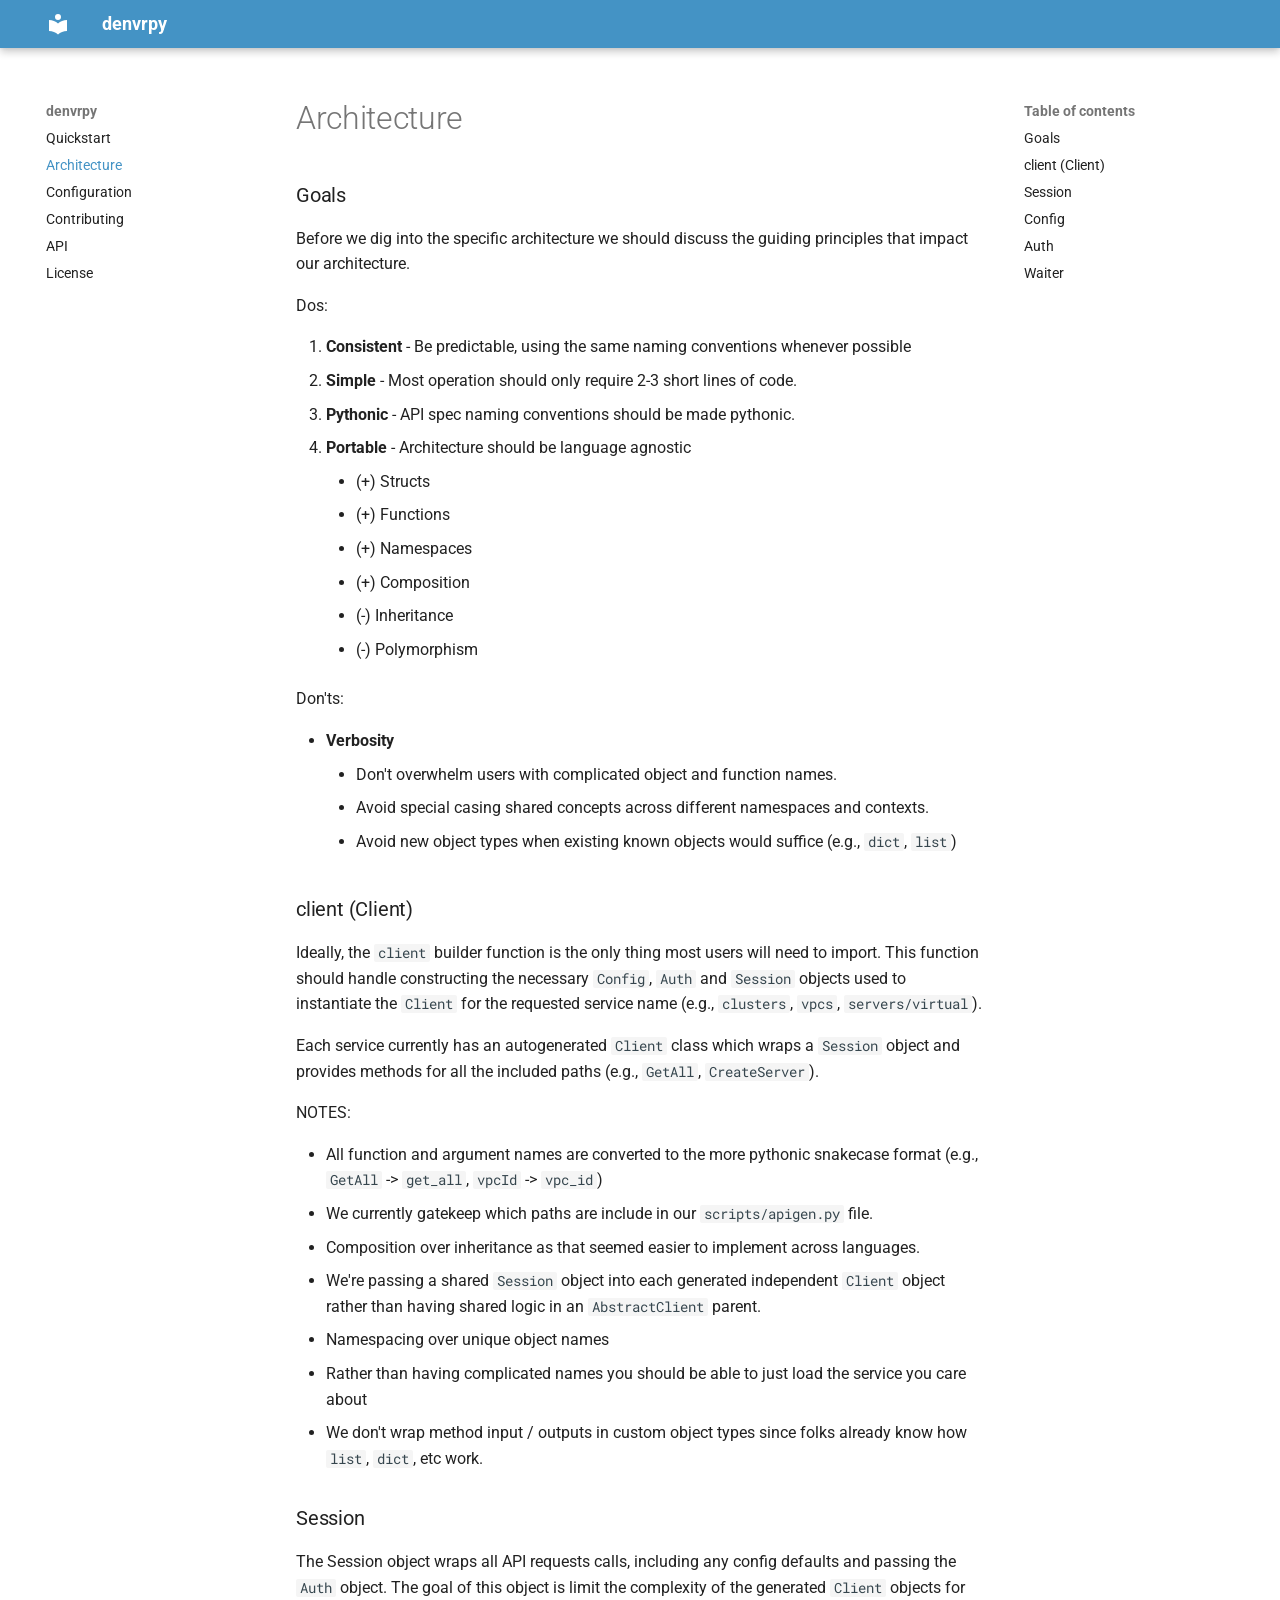
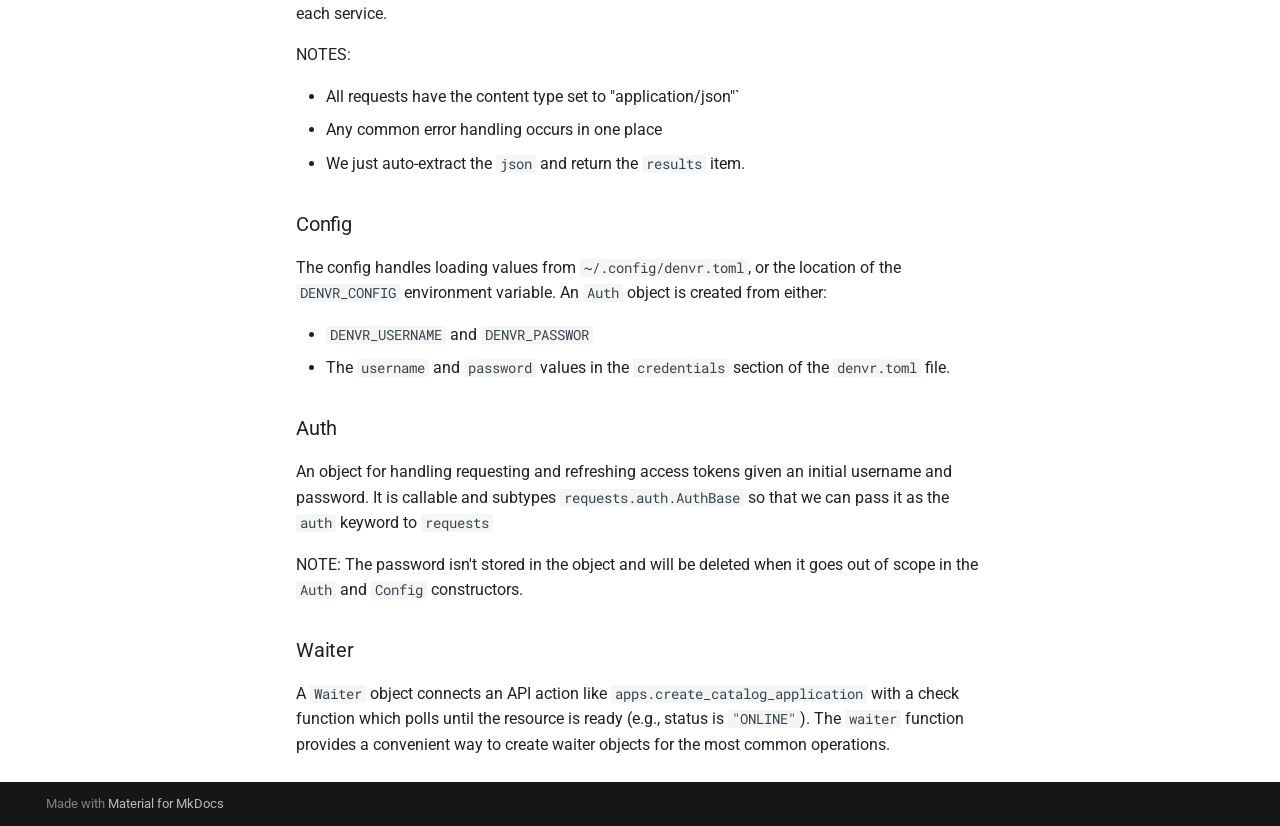
<file: architecture/index.html>
<!doctype html>
<html lang="en" class="no-js">
  <head>
    
      <meta charset="utf-8">
      <meta name="viewport" content="width=device-width,initial-scale=1">
      
      
      
      
        <link rel="prev" href="..">
      
      
        <link rel="next" href="../configuration/">
      
      
        
      
      
      <link rel="icon" href="../assets/images/favicon.png">
      <meta name="generator" content="mkdocs-1.6.1, mkdocs-material-9.7.7">
    
    
      
        <title>Architecture - denvrpy</title>
      
    
    
      <link rel="stylesheet" href="../assets/stylesheets/main.ec1eaa64.min.css">
      
        
        <link rel="stylesheet" href="../assets/stylesheets/palette.ab4e12ef.min.css">
      
      


    
    
      
    
    
      
        
        
        <link rel="preconnect" href="https://fonts.gstatic.com" crossorigin>
        <link rel="stylesheet" href="https://fonts.googleapis.com/css?family=Roboto:300,300i,400,400i,700,700i%7CRoboto+Mono:400,400i,700,700i&display=fallback">
        <style>:root{--md-text-font:"Roboto";--md-code-font:"Roboto Mono"}</style>
      
    
    
      <link rel="stylesheet" href="../assets/_mkdocstrings.css">
    
      <link rel="stylesheet" href="../stylesheets/extra.css">
    
    <script>__md_scope=new URL("..",location),__md_hash=e=>[...e].reduce(((e,_)=>(e<<5)-e+_.charCodeAt(0)),0),__md_get=(e,_=localStorage,t=__md_scope)=>JSON.parse(_.getItem(t.pathname+"."+e)),__md_set=(e,_,t=localStorage,a=__md_scope)=>{try{t.setItem(a.pathname+"."+e,JSON.stringify(_))}catch(e){}}</script>
    
      

    
    
  </head>
  
  
    
    
    
    
    
    <body dir="ltr" data-md-color-scheme="default" data-md-color-primary="custom" data-md-color-accent="indigo">
  
    
    <input class="md-toggle" data-md-toggle="drawer" type="checkbox" id="__drawer" autocomplete="off">
    <input class="md-toggle" data-md-toggle="search" type="checkbox" id="__search" autocomplete="off">
    <label class="md-overlay" for="__drawer"></label>
    <div data-md-component="skip">
      
        
        <a href="#architecture" class="md-skip">
          Skip to content
        </a>
      
    </div>
    <div data-md-component="announce">
      
    </div>
    
    
      

  

<header class="md-header md-header--shadow" data-md-component="header">
  <nav class="md-header__inner md-grid" aria-label="Header">
    <a href=".." title="denvrpy" class="md-header__button md-logo" aria-label="denvrpy" data-md-component="logo">
      
  
  <svg xmlns="http://www.w3.org/2000/svg" viewBox="0 0 24 24"><path d="M12 8a3 3 0 0 0 3-3 3 3 0 0 0-3-3 3 3 0 0 0-3 3 3 3 0 0 0 3 3m0 3.54C9.64 9.35 6.5 8 3 8v11c3.5 0 6.64 1.35 9 3.54 2.36-2.19 5.5-3.54 9-3.54V8c-3.5 0-6.64 1.35-9 3.54"/></svg>

    </a>
    <label class="md-header__button md-icon" for="__drawer">
      
      <svg xmlns="http://www.w3.org/2000/svg" viewBox="0 0 24 24"><path d="M3 6h18v2H3zm0 5h18v2H3zm0 5h18v2H3z"/></svg>
    </label>
    <div class="md-header__title" data-md-component="header-title">
      <div class="md-header__ellipsis">
        <div class="md-header__topic">
          <span class="md-ellipsis">
            denvrpy
          </span>
        </div>
        <div class="md-header__topic" data-md-component="header-topic">
          <span class="md-ellipsis">
            
              Architecture
            
          </span>
        </div>
      </div>
    </div>
    
      
    
    
    
    
    
  </nav>
  
</header>
    
    <div class="md-container" data-md-component="container">
      
      
        
          
        
      
      <main class="md-main" data-md-component="main">
        <div class="md-main__inner md-grid">
          
            
              
              <div class="md-sidebar md-sidebar--primary" data-md-component="sidebar" data-md-type="navigation" >
                <div class="md-sidebar__scrollwrap">
                  <div class="md-sidebar__inner">
                    



<nav class="md-nav md-nav--primary" aria-label="Navigation" data-md-level="0">
  <label class="md-nav__title" for="__drawer">
    <a href=".." title="denvrpy" class="md-nav__button md-logo" aria-label="denvrpy" data-md-component="logo">
      
  
  <svg xmlns="http://www.w3.org/2000/svg" viewBox="0 0 24 24"><path d="M12 8a3 3 0 0 0 3-3 3 3 0 0 0-3-3 3 3 0 0 0-3 3 3 3 0 0 0 3 3m0 3.54C9.64 9.35 6.5 8 3 8v11c3.5 0 6.64 1.35 9 3.54 2.36-2.19 5.5-3.54 9-3.54V8c-3.5 0-6.64 1.35-9 3.54"/></svg>

    </a>
    denvrpy
  </label>
  
  <ul class="md-nav__list" data-md-scrollfix>
    
      
      
  
  
  
  
    <li class="md-nav__item">
      <a href=".." class="md-nav__link">
        
  
  
  <span class="md-ellipsis">
    
  
    Quickstart
  

    
  </span>
  
  

      </a>
    </li>
  

    
      
      
  
  
    
  
  
  
    <li class="md-nav__item md-nav__item--active">
      
      <input class="md-nav__toggle md-toggle" type="checkbox" id="__toc">
      
      
        
      
      
        <label class="md-nav__link md-nav__link--active" for="__toc">
          
  
  
  <span class="md-ellipsis">
    
  
    Architecture
  

    
  </span>
  
  

          <span class="md-nav__icon md-icon"></span>
        </label>
      
      <a href="./" class="md-nav__link md-nav__link--active">
        
  
  
  <span class="md-ellipsis">
    
  
    Architecture
  

    
  </span>
  
  

      </a>
      
        

<nav class="md-nav md-nav--secondary" aria-label="Table of contents">
  
  
  
    
  
  
    <label class="md-nav__title" for="__toc">
      <span class="md-nav__icon md-icon"></span>
      Table of contents
    </label>
    <ul class="md-nav__list" data-md-component="toc" data-md-scrollfix>
      
        <li class="md-nav__item">
  <a href="#goals" class="md-nav__link">
    <span class="md-ellipsis">
      
        Goals
      
    </span>
  </a>
  
</li>
      
        <li class="md-nav__item">
  <a href="#client-client" class="md-nav__link">
    <span class="md-ellipsis">
      
        client (Client)
      
    </span>
  </a>
  
</li>
      
        <li class="md-nav__item">
  <a href="#session" class="md-nav__link">
    <span class="md-ellipsis">
      
        Session
      
    </span>
  </a>
  
</li>
      
        <li class="md-nav__item">
  <a href="#config" class="md-nav__link">
    <span class="md-ellipsis">
      
        Config
      
    </span>
  </a>
  
</li>
      
        <li class="md-nav__item">
  <a href="#auth" class="md-nav__link">
    <span class="md-ellipsis">
      
        Auth
      
    </span>
  </a>
  
</li>
      
        <li class="md-nav__item">
  <a href="#waiter" class="md-nav__link">
    <span class="md-ellipsis">
      
        Waiter
      
    </span>
  </a>
  
</li>
      
    </ul>
  
</nav>
      
    </li>
  

    
      
      
  
  
  
  
    <li class="md-nav__item">
      <a href="../configuration/" class="md-nav__link">
        
  
  
  <span class="md-ellipsis">
    
  
    Configuration
  

    
  </span>
  
  

      </a>
    </li>
  

    
      
      
  
  
  
  
    <li class="md-nav__item">
      <a href="../contributing/" class="md-nav__link">
        
  
  
  <span class="md-ellipsis">
    
  
    Contributing
  

    
  </span>
  
  

      </a>
    </li>
  

    
      
      
  
  
  
  
    <li class="md-nav__item">
      <a href="../api/" class="md-nav__link">
        
  
  
  <span class="md-ellipsis">
    
  
    API
  

    
  </span>
  
  

      </a>
    </li>
  

    
      
      
  
  
  
  
    <li class="md-nav__item">
      <a href="../license/" class="md-nav__link">
        
  
  
  <span class="md-ellipsis">
    
  
    License
  

    
  </span>
  
  

      </a>
    </li>
  

    
  </ul>
</nav>
                  </div>
                </div>
              </div>
            
            
              
              <div class="md-sidebar md-sidebar--secondary" data-md-component="sidebar" data-md-type="toc" >
                <div class="md-sidebar__scrollwrap">
                  <div class="md-sidebar__inner">
                    

<nav class="md-nav md-nav--secondary" aria-label="Table of contents">
  
  
  
    
  
  
    <label class="md-nav__title" for="__toc">
      <span class="md-nav__icon md-icon"></span>
      Table of contents
    </label>
    <ul class="md-nav__list" data-md-component="toc" data-md-scrollfix>
      
        <li class="md-nav__item">
  <a href="#goals" class="md-nav__link">
    <span class="md-ellipsis">
      
        Goals
      
    </span>
  </a>
  
</li>
      
        <li class="md-nav__item">
  <a href="#client-client" class="md-nav__link">
    <span class="md-ellipsis">
      
        client (Client)
      
    </span>
  </a>
  
</li>
      
        <li class="md-nav__item">
  <a href="#session" class="md-nav__link">
    <span class="md-ellipsis">
      
        Session
      
    </span>
  </a>
  
</li>
      
        <li class="md-nav__item">
  <a href="#config" class="md-nav__link">
    <span class="md-ellipsis">
      
        Config
      
    </span>
  </a>
  
</li>
      
        <li class="md-nav__item">
  <a href="#auth" class="md-nav__link">
    <span class="md-ellipsis">
      
        Auth
      
    </span>
  </a>
  
</li>
      
        <li class="md-nav__item">
  <a href="#waiter" class="md-nav__link">
    <span class="md-ellipsis">
      
        Waiter
      
    </span>
  </a>
  
</li>
      
    </ul>
  
</nav>
                  </div>
                </div>
              </div>
            
          
          
            <div class="md-content" data-md-component="content">
              
              <article class="md-content__inner md-typeset">
                
                  



<h1 id="architecture">Architecture</h1>
<h3 id="goals">Goals</h3>
<p>Before we dig into the specific architecture we should discuss the guiding principles that impact our architecture.</p>
<p>Dos:</p>
<ol>
<li><strong>Consistent</strong> - Be predictable, using the same naming conventions  whenever possible</li>
<li><strong>Simple</strong> - Most operation should only require 2-3 short lines of code.</li>
<li><strong>Pythonic</strong> - API spec naming conventions should be made pythonic.</li>
<li><strong>Portable</strong> - Architecture should be language agnostic<ul>
<li>(+) Structs</li>
<li>(+) Functions</li>
<li>(+) Namespaces</li>
<li>(+) Composition</li>
<li>(-) Inheritance</li>
<li>(-) Polymorphism</li>
</ul>
</li>
</ol>
<p>Don'ts:</p>
<ul>
<li><strong>Verbosity</strong><ul>
<li>Don't overwhelm users with complicated object and function names.</li>
<li>Avoid special casing shared concepts across different namespaces and contexts.</li>
<li>Avoid new object types when existing known objects would suffice (e.g., <code>dict</code>, <code>list</code>)</li>
</ul>
</li>
</ul>
<h3 id="client-client">client (Client)</h3>
<p>Ideally, the <code>client</code> builder function is the only thing most users will need to import.
This function should handle constructing the necessary <code>Config</code>, <code>Auth</code> and <code>Session</code> objects used
to instantiate the <code>Client</code> for the requested service name (e.g., <code>clusters</code>, <code>vpcs</code>, <code>servers/virtual</code>).</p>
<p>Each service currently has an autogenerated <code>Client</code> class which wraps a <code>Session</code> object and provides methods for all the included paths (e.g., <code>GetAll</code>, <code>CreateServer</code>).</p>
<p>NOTES:</p>
<ul>
<li>All function and argument names are converted to the more pythonic snakecase format (e.g., <code>GetAll</code> -&gt; <code>get_all</code>, <code>vpcId</code> -&gt; <code>vpc_id</code>)</li>
<li>We currently gatekeep which paths are include in our <code>scripts/apigen.py</code> file.</li>
<li>Composition over inheritance as that seemed easier to implement across languages.</li>
<li>We're passing a shared <code>Session</code> object into each generated independent <code>Client</code> object rather than having shared logic in an <code>AbstractClient</code> parent.</li>
<li>Namespacing over unique object names</li>
<li>Rather than having complicated names you should be able to just load the service you care about</li>
<li>We don't wrap method input / outputs in custom object types since folks already know how <code>list</code>, <code>dict</code>, etc work.</li>
</ul>
<h3 id="session">Session</h3>
<p>The Session object wraps all API requests calls, including any config defaults and passing the <code>Auth</code> object.
The goal of this object is limit the complexity of the generated <code>Client</code> objects for each service.</p>
<p>NOTES:</p>
<ul>
<li>All requests have the content type set to "application/json"`</li>
<li>Any common error handling occurs in one place</li>
<li>We just auto-extract the <code>json</code> and return the <code>results</code> item.</li>
</ul>
<h3 id="config">Config</h3>
<p>The config handles loading values from <code>~/.config/denvr.toml</code>, or the location of the <code>DENVR_CONFIG</code> environment variable.
An <code>Auth</code> object is created from either:</p>
<ul>
<li><code>DENVR_USERNAME</code> and <code>DENVR_PASSWOR</code></li>
<li>The <code>username</code> and <code>password</code> values in the <code>credentials</code> section of the <code>denvr.toml</code> file.</li>
</ul>
<h3 id="auth">Auth</h3>
<p>An object for handling requesting and refreshing access tokens given an initial username and password.
It is callable and subtypes <code>requests.auth.AuthBase</code> so that we can pass it as the <code>auth</code> keyword to <code>requests</code></p>
<p>NOTE: The password isn't stored in the object and will be deleted when it goes out of scope in the <code>Auth</code> and <code>Config</code> constructors.</p>
<h3 id="waiter">Waiter</h3>
<p>A <code>Waiter</code> object connects an API action like <code>apps.create_catalog_application</code> with a check function which polls until the resource is ready (e.g., status is <code>"ONLINE"</code>).
The <code>waiter</code> function provides a convenient way to create waiter objects for the most common operations.</p>












                
              </article>
            </div>
          
          
<script>var target=document.getElementById(location.hash.slice(1));target&&target.name&&(target.checked=target.name.startsWith("__tabbed_"))</script>
        </div>
        
      </main>
      
        <footer class="md-footer">
  
  <div class="md-footer-meta md-typeset">
    <div class="md-footer-meta__inner md-grid">
      <div class="md-copyright">
  
  
    Made with
    <a href="https://squidfunk.github.io/mkdocs-material/" target="_blank" rel="noopener">
      Material for MkDocs
    </a>
  
</div>
      
    </div>
  </div>
</footer>
      
    </div>
    <div class="md-dialog" data-md-component="dialog">
      <div class="md-dialog__inner md-typeset"></div>
    </div>
    
    
    
      
      
      <script id="__config" type="application/json">{"annotate": null, "base": "..", "features": [], "search": "../assets/javascripts/workers/search.2c215733.min.js", "tags": null, "translations": {"clipboard.copied": "Copied to clipboard", "clipboard.copy": "Copy to clipboard", "search.result.more.one": "1 more on this page", "search.result.more.other": "# more on this page", "search.result.none": "No matching documents", "search.result.one": "1 matching document", "search.result.other": "# matching documents", "search.result.placeholder": "Type to start searching", "search.result.term.missing": "Missing", "select.version": "Select version"}, "version": null}</script>
    
    
      <script src="../assets/javascripts/bundle.d7400e89.min.js"></script>
      
    
  </body>
</html>
</file>
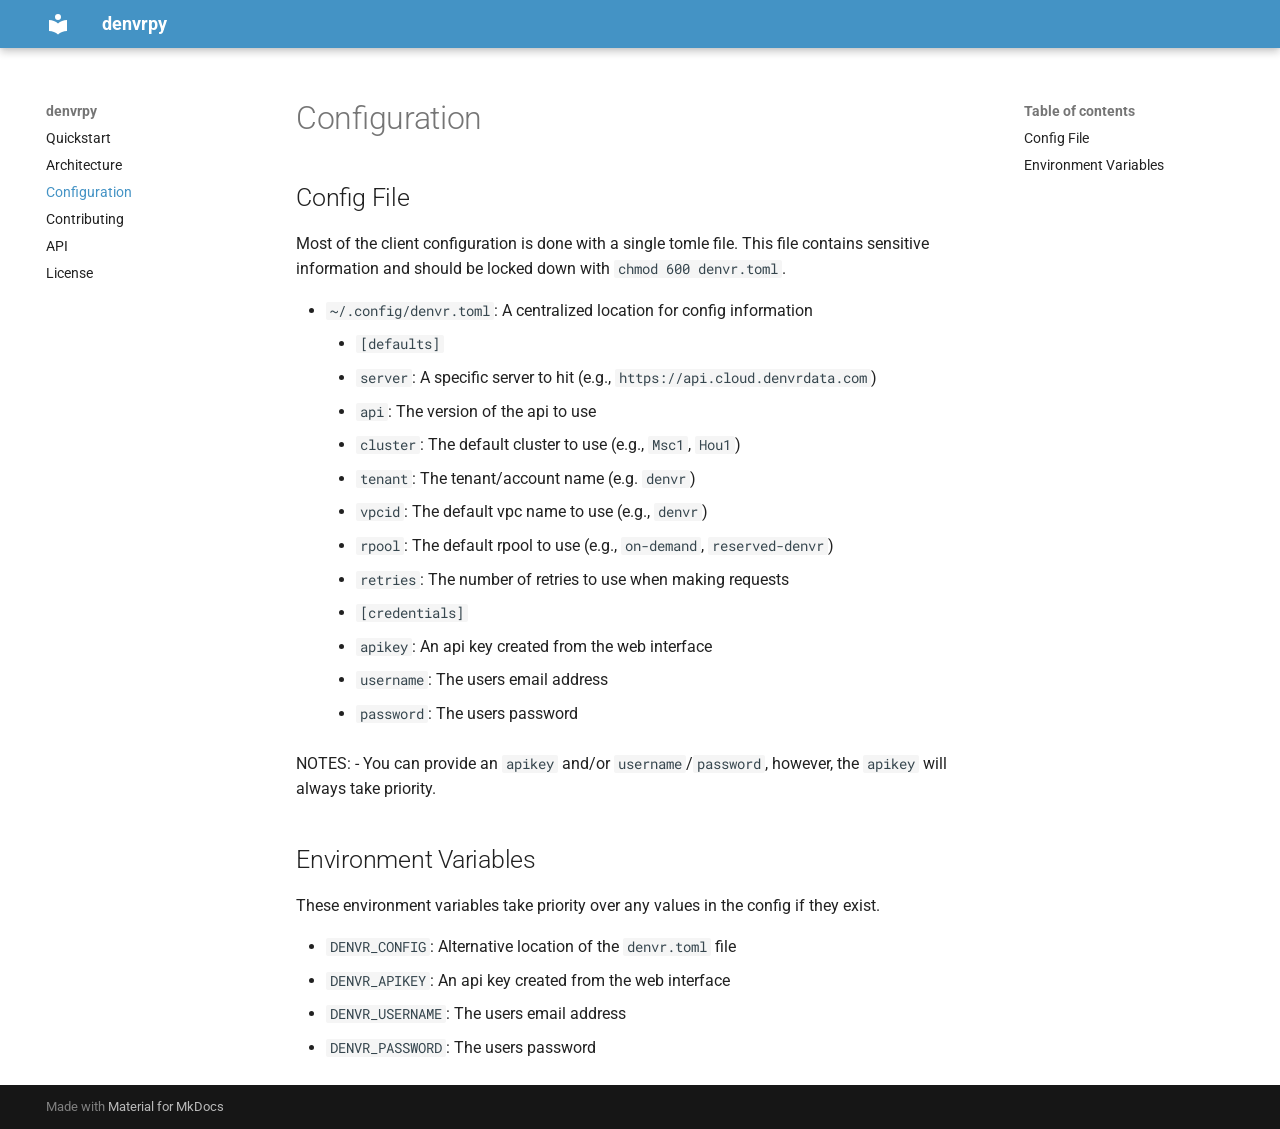
<file: configuration/index.html>
<!doctype html>
<html lang="en" class="no-js">
  <head>
    
      <meta charset="utf-8">
      <meta name="viewport" content="width=device-width,initial-scale=1">
      
      
      
      
        <link rel="prev" href="../architecture/">
      
      
        <link rel="next" href="../contributing/">
      
      
        
      
      
      <link rel="icon" href="../assets/images/favicon.png">
      <meta name="generator" content="mkdocs-1.6.1, mkdocs-material-9.7.7">
    
    
      
        <title>Configuration - denvrpy</title>
      
    
    
      <link rel="stylesheet" href="../assets/stylesheets/main.ec1eaa64.min.css">
      
        
        <link rel="stylesheet" href="../assets/stylesheets/palette.ab4e12ef.min.css">
      
      


    
    
      
    
    
      
        
        
        <link rel="preconnect" href="https://fonts.gstatic.com" crossorigin>
        <link rel="stylesheet" href="https://fonts.googleapis.com/css?family=Roboto:300,300i,400,400i,700,700i%7CRoboto+Mono:400,400i,700,700i&display=fallback">
        <style>:root{--md-text-font:"Roboto";--md-code-font:"Roboto Mono"}</style>
      
    
    
      <link rel="stylesheet" href="../assets/_mkdocstrings.css">
    
      <link rel="stylesheet" href="../stylesheets/extra.css">
    
    <script>__md_scope=new URL("..",location),__md_hash=e=>[...e].reduce(((e,_)=>(e<<5)-e+_.charCodeAt(0)),0),__md_get=(e,_=localStorage,t=__md_scope)=>JSON.parse(_.getItem(t.pathname+"."+e)),__md_set=(e,_,t=localStorage,a=__md_scope)=>{try{t.setItem(a.pathname+"."+e,JSON.stringify(_))}catch(e){}}</script>
    
      

    
    
  </head>
  
  
    
    
    
    
    
    <body dir="ltr" data-md-color-scheme="default" data-md-color-primary="custom" data-md-color-accent="indigo">
  
    
    <input class="md-toggle" data-md-toggle="drawer" type="checkbox" id="__drawer" autocomplete="off">
    <input class="md-toggle" data-md-toggle="search" type="checkbox" id="__search" autocomplete="off">
    <label class="md-overlay" for="__drawer"></label>
    <div data-md-component="skip">
      
        
        <a href="#configuration" class="md-skip">
          Skip to content
        </a>
      
    </div>
    <div data-md-component="announce">
      
    </div>
    
    
      

  

<header class="md-header md-header--shadow" data-md-component="header">
  <nav class="md-header__inner md-grid" aria-label="Header">
    <a href=".." title="denvrpy" class="md-header__button md-logo" aria-label="denvrpy" data-md-component="logo">
      
  
  <svg xmlns="http://www.w3.org/2000/svg" viewBox="0 0 24 24"><path d="M12 8a3 3 0 0 0 3-3 3 3 0 0 0-3-3 3 3 0 0 0-3 3 3 3 0 0 0 3 3m0 3.54C9.64 9.35 6.5 8 3 8v11c3.5 0 6.64 1.35 9 3.54 2.36-2.19 5.5-3.54 9-3.54V8c-3.5 0-6.64 1.35-9 3.54"/></svg>

    </a>
    <label class="md-header__button md-icon" for="__drawer">
      
      <svg xmlns="http://www.w3.org/2000/svg" viewBox="0 0 24 24"><path d="M3 6h18v2H3zm0 5h18v2H3zm0 5h18v2H3z"/></svg>
    </label>
    <div class="md-header__title" data-md-component="header-title">
      <div class="md-header__ellipsis">
        <div class="md-header__topic">
          <span class="md-ellipsis">
            denvrpy
          </span>
        </div>
        <div class="md-header__topic" data-md-component="header-topic">
          <span class="md-ellipsis">
            
              Configuration
            
          </span>
        </div>
      </div>
    </div>
    
      
    
    
    
    
    
  </nav>
  
</header>
    
    <div class="md-container" data-md-component="container">
      
      
        
          
        
      
      <main class="md-main" data-md-component="main">
        <div class="md-main__inner md-grid">
          
            
              
              <div class="md-sidebar md-sidebar--primary" data-md-component="sidebar" data-md-type="navigation" >
                <div class="md-sidebar__scrollwrap">
                  <div class="md-sidebar__inner">
                    



<nav class="md-nav md-nav--primary" aria-label="Navigation" data-md-level="0">
  <label class="md-nav__title" for="__drawer">
    <a href=".." title="denvrpy" class="md-nav__button md-logo" aria-label="denvrpy" data-md-component="logo">
      
  
  <svg xmlns="http://www.w3.org/2000/svg" viewBox="0 0 24 24"><path d="M12 8a3 3 0 0 0 3-3 3 3 0 0 0-3-3 3 3 0 0 0-3 3 3 3 0 0 0 3 3m0 3.54C9.64 9.35 6.5 8 3 8v11c3.5 0 6.64 1.35 9 3.54 2.36-2.19 5.5-3.54 9-3.54V8c-3.5 0-6.64 1.35-9 3.54"/></svg>

    </a>
    denvrpy
  </label>
  
  <ul class="md-nav__list" data-md-scrollfix>
    
      
      
  
  
  
  
    <li class="md-nav__item">
      <a href=".." class="md-nav__link">
        
  
  
  <span class="md-ellipsis">
    
  
    Quickstart
  

    
  </span>
  
  

      </a>
    </li>
  

    
      
      
  
  
  
  
    <li class="md-nav__item">
      <a href="../architecture/" class="md-nav__link">
        
  
  
  <span class="md-ellipsis">
    
  
    Architecture
  

    
  </span>
  
  

      </a>
    </li>
  

    
      
      
  
  
    
  
  
  
    <li class="md-nav__item md-nav__item--active">
      
      <input class="md-nav__toggle md-toggle" type="checkbox" id="__toc">
      
      
        
      
      
        <label class="md-nav__link md-nav__link--active" for="__toc">
          
  
  
  <span class="md-ellipsis">
    
  
    Configuration
  

    
  </span>
  
  

          <span class="md-nav__icon md-icon"></span>
        </label>
      
      <a href="./" class="md-nav__link md-nav__link--active">
        
  
  
  <span class="md-ellipsis">
    
  
    Configuration
  

    
  </span>
  
  

      </a>
      
        

<nav class="md-nav md-nav--secondary" aria-label="Table of contents">
  
  
  
    
  
  
    <label class="md-nav__title" for="__toc">
      <span class="md-nav__icon md-icon"></span>
      Table of contents
    </label>
    <ul class="md-nav__list" data-md-component="toc" data-md-scrollfix>
      
        <li class="md-nav__item">
  <a href="#config-file" class="md-nav__link">
    <span class="md-ellipsis">
      
        Config File
      
    </span>
  </a>
  
</li>
      
        <li class="md-nav__item">
  <a href="#environment-variables" class="md-nav__link">
    <span class="md-ellipsis">
      
        Environment Variables
      
    </span>
  </a>
  
</li>
      
    </ul>
  
</nav>
      
    </li>
  

    
      
      
  
  
  
  
    <li class="md-nav__item">
      <a href="../contributing/" class="md-nav__link">
        
  
  
  <span class="md-ellipsis">
    
  
    Contributing
  

    
  </span>
  
  

      </a>
    </li>
  

    
      
      
  
  
  
  
    <li class="md-nav__item">
      <a href="../api/" class="md-nav__link">
        
  
  
  <span class="md-ellipsis">
    
  
    API
  

    
  </span>
  
  

      </a>
    </li>
  

    
      
      
  
  
  
  
    <li class="md-nav__item">
      <a href="../license/" class="md-nav__link">
        
  
  
  <span class="md-ellipsis">
    
  
    License
  

    
  </span>
  
  

      </a>
    </li>
  

    
  </ul>
</nav>
                  </div>
                </div>
              </div>
            
            
              
              <div class="md-sidebar md-sidebar--secondary" data-md-component="sidebar" data-md-type="toc" >
                <div class="md-sidebar__scrollwrap">
                  <div class="md-sidebar__inner">
                    

<nav class="md-nav md-nav--secondary" aria-label="Table of contents">
  
  
  
    
  
  
    <label class="md-nav__title" for="__toc">
      <span class="md-nav__icon md-icon"></span>
      Table of contents
    </label>
    <ul class="md-nav__list" data-md-component="toc" data-md-scrollfix>
      
        <li class="md-nav__item">
  <a href="#config-file" class="md-nav__link">
    <span class="md-ellipsis">
      
        Config File
      
    </span>
  </a>
  
</li>
      
        <li class="md-nav__item">
  <a href="#environment-variables" class="md-nav__link">
    <span class="md-ellipsis">
      
        Environment Variables
      
    </span>
  </a>
  
</li>
      
    </ul>
  
</nav>
                  </div>
                </div>
              </div>
            
          
          
            <div class="md-content" data-md-component="content">
              
              <article class="md-content__inner md-typeset">
                
                  



<h1 id="configuration">Configuration</h1>
<h2 id="config-file">Config File</h2>
<p>Most of the client configuration is done with a single tomle file.
This file contains sensitive information and should be locked down with <code>chmod 600 denvr.toml</code>.</p>
<ul>
<li><code>~/.config/denvr.toml</code>: A centralized location for config information<ul>
<li><code>[defaults]</code></li>
<li><code>server</code>: A specific server to hit (e.g., <code>https://api.cloud.denvrdata.com</code>)</li>
<li><code>api</code>: The version of the api to use</li>
<li><code>cluster</code>: The default cluster to use (e.g., <code>Msc1</code>, <code>Hou1</code>)</li>
<li><code>tenant</code>: The tenant/account name (e.g. <code>denvr</code>)</li>
<li><code>vpcid</code>: The default vpc name to use (e.g., <code>denvr</code>)</li>
<li><code>rpool</code>: The default rpool to use (e.g., <code>on-demand</code>, <code>reserved-denvr</code>)</li>
<li><code>retries</code>: The number of retries to use when making requests</li>
<li><code>[credentials]</code></li>
<li><code>apikey</code>: An api key created from the web interface</li>
<li><code>username</code>: The users email address</li>
<li><code>password</code>: The users password</li>
</ul>
</li>
</ul>
<p>NOTES:
- You can provide an <code>apikey</code> and/or <code>username</code>/<code>password</code>, however, the <code>apikey</code> will always take priority.</p>
<h2 id="environment-variables">Environment Variables</h2>
<p>These environment variables take priority over any values in the config if they exist.</p>
<ul>
<li><code>DENVR_CONFIG</code>: Alternative location of the <code>denvr.toml</code> file</li>
<li><code>DENVR_APIKEY</code>: An api key created from the web interface</li>
<li><code>DENVR_USERNAME</code>: The users email address</li>
<li><code>DENVR_PASSWORD</code>: The users password</li>
</ul>












                
              </article>
            </div>
          
          
<script>var target=document.getElementById(location.hash.slice(1));target&&target.name&&(target.checked=target.name.startsWith("__tabbed_"))</script>
        </div>
        
      </main>
      
        <footer class="md-footer">
  
  <div class="md-footer-meta md-typeset">
    <div class="md-footer-meta__inner md-grid">
      <div class="md-copyright">
  
  
    Made with
    <a href="https://squidfunk.github.io/mkdocs-material/" target="_blank" rel="noopener">
      Material for MkDocs
    </a>
  
</div>
      
    </div>
  </div>
</footer>
      
    </div>
    <div class="md-dialog" data-md-component="dialog">
      <div class="md-dialog__inner md-typeset"></div>
    </div>
    
    
    
      
      
      <script id="__config" type="application/json">{"annotate": null, "base": "..", "features": [], "search": "../assets/javascripts/workers/search.2c215733.min.js", "tags": null, "translations": {"clipboard.copied": "Copied to clipboard", "clipboard.copy": "Copy to clipboard", "search.result.more.one": "1 more on this page", "search.result.more.other": "# more on this page", "search.result.none": "No matching documents", "search.result.one": "1 matching document", "search.result.other": "# matching documents", "search.result.placeholder": "Type to start searching", "search.result.term.missing": "Missing", "select.version": "Select version"}, "version": null}</script>
    
    
      <script src="../assets/javascripts/bundle.d7400e89.min.js"></script>
      
    
  </body>
</html>
</file>
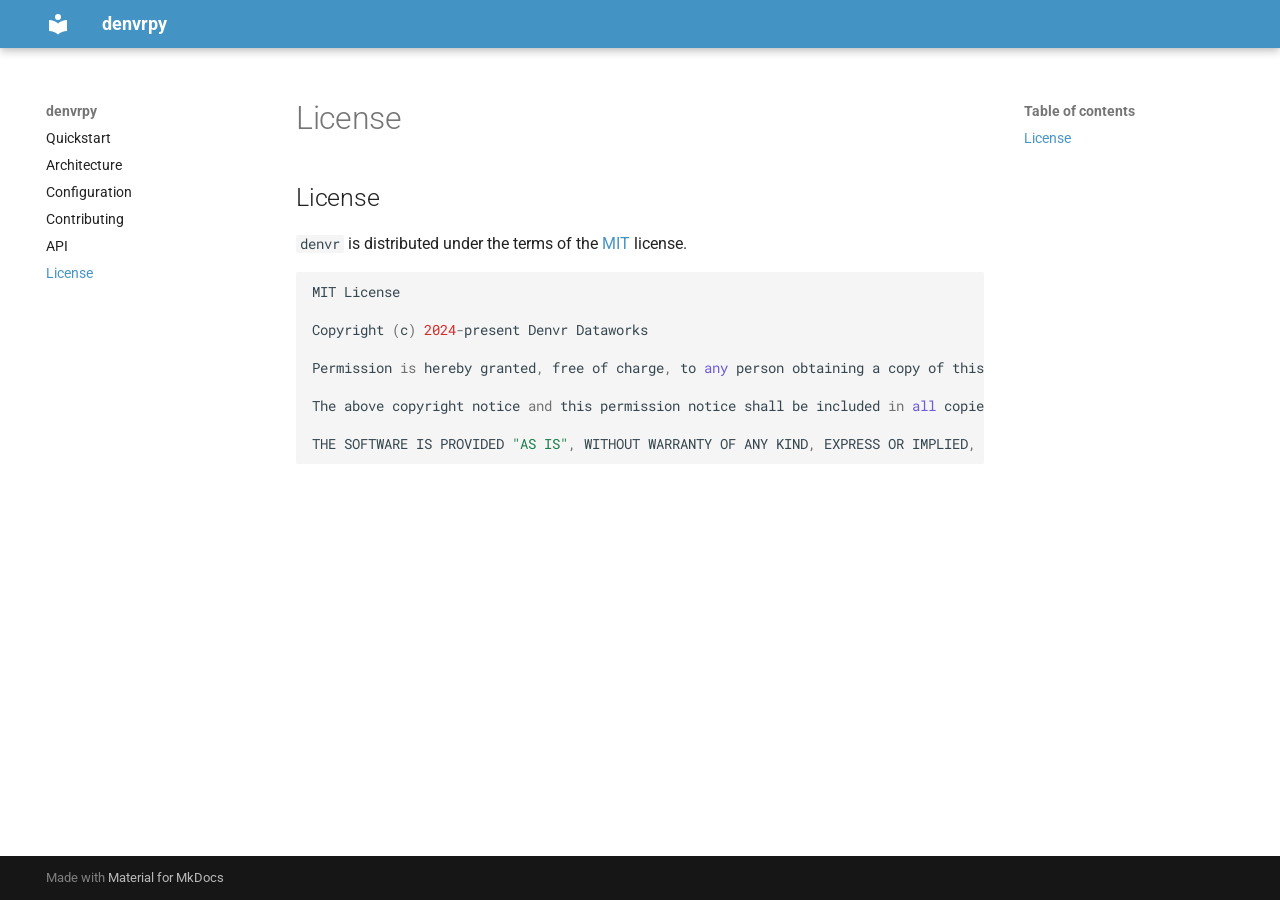
<file: license/index.html>
<!doctype html>
<html lang="en" class="no-js">
  <head>
    
      <meta charset="utf-8">
      <meta name="viewport" content="width=device-width,initial-scale=1">
      
      
      
      
        <link rel="prev" href="../api/">
      
      
      
        
      
      
      <link rel="icon" href="../assets/images/favicon.png">
      <meta name="generator" content="mkdocs-1.6.1, mkdocs-material-9.7.7">
    
    
      
        <title>License - denvrpy</title>
      
    
    
      <link rel="stylesheet" href="../assets/stylesheets/main.ec1eaa64.min.css">
      
        
        <link rel="stylesheet" href="../assets/stylesheets/palette.ab4e12ef.min.css">
      
      


    
    
      
    
    
      
        
        
        <link rel="preconnect" href="https://fonts.gstatic.com" crossorigin>
        <link rel="stylesheet" href="https://fonts.googleapis.com/css?family=Roboto:300,300i,400,400i,700,700i%7CRoboto+Mono:400,400i,700,700i&display=fallback">
        <style>:root{--md-text-font:"Roboto";--md-code-font:"Roboto Mono"}</style>
      
    
    
      <link rel="stylesheet" href="../assets/_mkdocstrings.css">
    
      <link rel="stylesheet" href="../stylesheets/extra.css">
    
    <script>__md_scope=new URL("..",location),__md_hash=e=>[...e].reduce(((e,_)=>(e<<5)-e+_.charCodeAt(0)),0),__md_get=(e,_=localStorage,t=__md_scope)=>JSON.parse(_.getItem(t.pathname+"."+e)),__md_set=(e,_,t=localStorage,a=__md_scope)=>{try{t.setItem(a.pathname+"."+e,JSON.stringify(_))}catch(e){}}</script>
    
      

    
    
  </head>
  
  
    
    
    
    
    
    <body dir="ltr" data-md-color-scheme="default" data-md-color-primary="custom" data-md-color-accent="indigo">
  
    
    <input class="md-toggle" data-md-toggle="drawer" type="checkbox" id="__drawer" autocomplete="off">
    <input class="md-toggle" data-md-toggle="search" type="checkbox" id="__search" autocomplete="off">
    <label class="md-overlay" for="__drawer"></label>
    <div data-md-component="skip">
      
        
        <a href="#license" class="md-skip">
          Skip to content
        </a>
      
    </div>
    <div data-md-component="announce">
      
    </div>
    
    
      

  

<header class="md-header md-header--shadow" data-md-component="header">
  <nav class="md-header__inner md-grid" aria-label="Header">
    <a href=".." title="denvrpy" class="md-header__button md-logo" aria-label="denvrpy" data-md-component="logo">
      
  
  <svg xmlns="http://www.w3.org/2000/svg" viewBox="0 0 24 24"><path d="M12 8a3 3 0 0 0 3-3 3 3 0 0 0-3-3 3 3 0 0 0-3 3 3 3 0 0 0 3 3m0 3.54C9.64 9.35 6.5 8 3 8v11c3.5 0 6.64 1.35 9 3.54 2.36-2.19 5.5-3.54 9-3.54V8c-3.5 0-6.64 1.35-9 3.54"/></svg>

    </a>
    <label class="md-header__button md-icon" for="__drawer">
      
      <svg xmlns="http://www.w3.org/2000/svg" viewBox="0 0 24 24"><path d="M3 6h18v2H3zm0 5h18v2H3zm0 5h18v2H3z"/></svg>
    </label>
    <div class="md-header__title" data-md-component="header-title">
      <div class="md-header__ellipsis">
        <div class="md-header__topic">
          <span class="md-ellipsis">
            denvrpy
          </span>
        </div>
        <div class="md-header__topic" data-md-component="header-topic">
          <span class="md-ellipsis">
            
              License
            
          </span>
        </div>
      </div>
    </div>
    
      
    
    
    
    
    
  </nav>
  
</header>
    
    <div class="md-container" data-md-component="container">
      
      
        
          
        
      
      <main class="md-main" data-md-component="main">
        <div class="md-main__inner md-grid">
          
            
              
              <div class="md-sidebar md-sidebar--primary" data-md-component="sidebar" data-md-type="navigation" >
                <div class="md-sidebar__scrollwrap">
                  <div class="md-sidebar__inner">
                    



<nav class="md-nav md-nav--primary" aria-label="Navigation" data-md-level="0">
  <label class="md-nav__title" for="__drawer">
    <a href=".." title="denvrpy" class="md-nav__button md-logo" aria-label="denvrpy" data-md-component="logo">
      
  
  <svg xmlns="http://www.w3.org/2000/svg" viewBox="0 0 24 24"><path d="M12 8a3 3 0 0 0 3-3 3 3 0 0 0-3-3 3 3 0 0 0-3 3 3 3 0 0 0 3 3m0 3.54C9.64 9.35 6.5 8 3 8v11c3.5 0 6.64 1.35 9 3.54 2.36-2.19 5.5-3.54 9-3.54V8c-3.5 0-6.64 1.35-9 3.54"/></svg>

    </a>
    denvrpy
  </label>
  
  <ul class="md-nav__list" data-md-scrollfix>
    
      
      
  
  
  
  
    <li class="md-nav__item">
      <a href=".." class="md-nav__link">
        
  
  
  <span class="md-ellipsis">
    
  
    Quickstart
  

    
  </span>
  
  

      </a>
    </li>
  

    
      
      
  
  
  
  
    <li class="md-nav__item">
      <a href="../architecture/" class="md-nav__link">
        
  
  
  <span class="md-ellipsis">
    
  
    Architecture
  

    
  </span>
  
  

      </a>
    </li>
  

    
      
      
  
  
  
  
    <li class="md-nav__item">
      <a href="../configuration/" class="md-nav__link">
        
  
  
  <span class="md-ellipsis">
    
  
    Configuration
  

    
  </span>
  
  

      </a>
    </li>
  

    
      
      
  
  
  
  
    <li class="md-nav__item">
      <a href="../contributing/" class="md-nav__link">
        
  
  
  <span class="md-ellipsis">
    
  
    Contributing
  

    
  </span>
  
  

      </a>
    </li>
  

    
      
      
  
  
  
  
    <li class="md-nav__item">
      <a href="../api/" class="md-nav__link">
        
  
  
  <span class="md-ellipsis">
    
  
    API
  

    
  </span>
  
  

      </a>
    </li>
  

    
      
      
  
  
    
  
  
  
    <li class="md-nav__item md-nav__item--active">
      
      <input class="md-nav__toggle md-toggle" type="checkbox" id="__toc">
      
      
      
        <label class="md-nav__link md-nav__link--active" for="__toc">
          
  
  
  <span class="md-ellipsis">
    
  
    License
  

    
  </span>
  
  

          <span class="md-nav__icon md-icon"></span>
        </label>
      
      <a href="./" class="md-nav__link md-nav__link--active">
        
  
  
  <span class="md-ellipsis">
    
  
    License
  

    
  </span>
  
  

      </a>
      
        

<nav class="md-nav md-nav--secondary" aria-label="Table of contents">
  
  
  
  
    <label class="md-nav__title" for="__toc">
      <span class="md-nav__icon md-icon"></span>
      Table of contents
    </label>
    <ul class="md-nav__list" data-md-component="toc" data-md-scrollfix>
      
        <li class="md-nav__item">
  <a href="#license" class="md-nav__link">
    <span class="md-ellipsis">
      
        License
      
    </span>
  </a>
  
</li>
      
    </ul>
  
</nav>
      
    </li>
  

    
  </ul>
</nav>
                  </div>
                </div>
              </div>
            
            
              
              <div class="md-sidebar md-sidebar--secondary" data-md-component="sidebar" data-md-type="toc" >
                <div class="md-sidebar__scrollwrap">
                  <div class="md-sidebar__inner">
                    

<nav class="md-nav md-nav--secondary" aria-label="Table of contents">
  
  
  
  
    <label class="md-nav__title" for="__toc">
      <span class="md-nav__icon md-icon"></span>
      Table of contents
    </label>
    <ul class="md-nav__list" data-md-component="toc" data-md-scrollfix>
      
        <li class="md-nav__item">
  <a href="#license" class="md-nav__link">
    <span class="md-ellipsis">
      
        License
      
    </span>
  </a>
  
</li>
      
    </ul>
  
</nav>
                  </div>
                </div>
              </div>
            
          
          
            <div class="md-content" data-md-component="content">
              
              <article class="md-content__inner md-typeset">
                
                  



  <h1>License</h1>

<h2 id="license">License</h2>
<p><code>denvr</code> is distributed under the terms of the <a href="https://spdx.org/licenses/MIT.html">MIT</a> license.</p>
<div class="language-python highlight"><pre><span></span><code><span id="__span-0-1"><a id="__codelineno-0-1" name="__codelineno-0-1" href="#__codelineno-0-1"></a><span class="n">MIT</span> <span class="n">License</span>
</span><span id="__span-0-2"><a id="__codelineno-0-2" name="__codelineno-0-2" href="#__codelineno-0-2"></a>
</span><span id="__span-0-3"><a id="__codelineno-0-3" name="__codelineno-0-3" href="#__codelineno-0-3"></a><span class="n">Copyright</span> <span class="p">(</span><span class="n">c</span><span class="p">)</span> <span class="mi">2024</span><span class="o">-</span><span class="n">present</span> <span class="n">Denvr</span> <span class="n">Dataworks</span>
</span><span id="__span-0-4"><a id="__codelineno-0-4" name="__codelineno-0-4" href="#__codelineno-0-4"></a>
</span><span id="__span-0-5"><a id="__codelineno-0-5" name="__codelineno-0-5" href="#__codelineno-0-5"></a><span class="n">Permission</span> <span class="ow">is</span> <span class="n">hereby</span> <span class="n">granted</span><span class="p">,</span> <span class="n">free</span> <span class="n">of</span> <span class="n">charge</span><span class="p">,</span> <span class="n">to</span> <span class="nb">any</span> <span class="n">person</span> <span class="n">obtaining</span> <span class="n">a</span> <span class="n">copy</span> <span class="n">of</span> <span class="n">this</span> <span class="n">software</span> <span class="ow">and</span> <span class="n">associated</span> <span class="n">documentation</span> <span class="n">files</span> <span class="p">(</span><span class="n">the</span> <span class="s2">&quot;Software&quot;</span><span class="p">),</span> <span class="n">to</span> <span class="n">deal</span> <span class="ow">in</span> <span class="n">the</span> <span class="n">Software</span> <span class="n">without</span> <span class="n">restriction</span><span class="p">,</span> <span class="n">including</span> <span class="n">without</span> <span class="n">limitation</span> <span class="n">the</span> <span class="n">rights</span> <span class="n">to</span> <span class="n">use</span><span class="p">,</span> <span class="n">copy</span><span class="p">,</span> <span class="n">modify</span><span class="p">,</span> <span class="n">merge</span><span class="p">,</span> <span class="n">publish</span><span class="p">,</span> <span class="n">distribute</span><span class="p">,</span> <span class="n">sublicense</span><span class="p">,</span> <span class="ow">and</span><span class="o">/</span><span class="ow">or</span> <span class="n">sell</span> <span class="n">copies</span> <span class="n">of</span> <span class="n">the</span> <span class="n">Software</span><span class="p">,</span> <span class="ow">and</span> <span class="n">to</span> <span class="n">permit</span> <span class="n">persons</span> <span class="n">to</span> <span class="n">whom</span> <span class="n">the</span> <span class="n">Software</span> <span class="ow">is</span> <span class="n">furnished</span> <span class="n">to</span> <span class="n">do</span> <span class="n">so</span><span class="p">,</span> <span class="n">subject</span> <span class="n">to</span> <span class="n">the</span> <span class="n">following</span> <span class="n">conditions</span><span class="p">:</span>
</span><span id="__span-0-6"><a id="__codelineno-0-6" name="__codelineno-0-6" href="#__codelineno-0-6"></a>
</span><span id="__span-0-7"><a id="__codelineno-0-7" name="__codelineno-0-7" href="#__codelineno-0-7"></a><span class="n">The</span> <span class="n">above</span> <span class="n">copyright</span> <span class="n">notice</span> <span class="ow">and</span> <span class="n">this</span> <span class="n">permission</span> <span class="n">notice</span> <span class="n">shall</span> <span class="n">be</span> <span class="n">included</span> <span class="ow">in</span> <span class="nb">all</span> <span class="n">copies</span> <span class="ow">or</span> <span class="n">substantial</span> <span class="n">portions</span> <span class="n">of</span> <span class="n">the</span> <span class="n">Software</span><span class="o">.</span>
</span><span id="__span-0-8"><a id="__codelineno-0-8" name="__codelineno-0-8" href="#__codelineno-0-8"></a>
</span><span id="__span-0-9"><a id="__codelineno-0-9" name="__codelineno-0-9" href="#__codelineno-0-9"></a><span class="n">THE</span> <span class="n">SOFTWARE</span> <span class="n">IS</span> <span class="n">PROVIDED</span> <span class="s2">&quot;AS IS&quot;</span><span class="p">,</span> <span class="n">WITHOUT</span> <span class="n">WARRANTY</span> <span class="n">OF</span> <span class="n">ANY</span> <span class="n">KIND</span><span class="p">,</span> <span class="n">EXPRESS</span> <span class="n">OR</span> <span class="n">IMPLIED</span><span class="p">,</span> <span class="n">INCLUDING</span> <span class="n">BUT</span> <span class="n">NOT</span> <span class="n">LIMITED</span> <span class="n">TO</span> <span class="n">THE</span> <span class="n">WARRANTIES</span> <span class="n">OF</span> <span class="n">MERCHANTABILITY</span><span class="p">,</span> <span class="n">FITNESS</span> <span class="n">FOR</span> <span class="n">A</span> <span class="n">PARTICULAR</span> <span class="n">PURPOSE</span> <span class="n">AND</span> <span class="n">NONINFRINGEMENT</span><span class="o">.</span> <span class="n">IN</span> <span class="n">NO</span> <span class="n">EVENT</span> <span class="n">SHALL</span> <span class="n">THE</span> <span class="n">AUTHORS</span> <span class="n">OR</span> <span class="n">COPYRIGHT</span> <span class="n">HOLDERS</span> <span class="n">BE</span> <span class="n">LIABLE</span> <span class="n">FOR</span> <span class="n">ANY</span> <span class="n">CLAIM</span><span class="p">,</span> <span class="n">DAMAGES</span> <span class="n">OR</span> <span class="n">OTHER</span> <span class="n">LIABILITY</span><span class="p">,</span> <span class="n">WHETHER</span> <span class="n">IN</span> <span class="n">AN</span> <span class="n">ACTION</span> <span class="n">OF</span> <span class="n">CONTRACT</span><span class="p">,</span> <span class="n">TORT</span> <span class="n">OR</span> <span class="n">OTHERWISE</span><span class="p">,</span> <span class="n">ARISING</span> <span class="n">FROM</span><span class="p">,</span> <span class="n">OUT</span> <span class="n">OF</span> <span class="n">OR</span> <span class="n">IN</span> <span class="n">CONNECTION</span> <span class="n">WITH</span> <span class="n">THE</span> <span class="n">SOFTWARE</span> <span class="n">OR</span> <span class="n">THE</span> <span class="n">USE</span> <span class="n">OR</span> <span class="n">OTHER</span> <span class="n">DEALINGS</span> <span class="n">IN</span> <span class="n">THE</span> <span class="n">SOFTWARE</span><span class="o">.</span>
</span></code></pre></div>












                
              </article>
            </div>
          
          
<script>var target=document.getElementById(location.hash.slice(1));target&&target.name&&(target.checked=target.name.startsWith("__tabbed_"))</script>
        </div>
        
      </main>
      
        <footer class="md-footer">
  
  <div class="md-footer-meta md-typeset">
    <div class="md-footer-meta__inner md-grid">
      <div class="md-copyright">
  
  
    Made with
    <a href="https://squidfunk.github.io/mkdocs-material/" target="_blank" rel="noopener">
      Material for MkDocs
    </a>
  
</div>
      
    </div>
  </div>
</footer>
      
    </div>
    <div class="md-dialog" data-md-component="dialog">
      <div class="md-dialog__inner md-typeset"></div>
    </div>
    
    
    
      
      
      <script id="__config" type="application/json">{"annotate": null, "base": "..", "features": [], "search": "../assets/javascripts/workers/search.2c215733.min.js", "tags": null, "translations": {"clipboard.copied": "Copied to clipboard", "clipboard.copy": "Copy to clipboard", "search.result.more.one": "1 more on this page", "search.result.more.other": "# more on this page", "search.result.none": "No matching documents", "search.result.one": "1 matching document", "search.result.other": "# matching documents", "search.result.placeholder": "Type to start searching", "search.result.term.missing": "Missing", "select.version": "Select version"}, "version": null}</script>
    
    
      <script src="../assets/javascripts/bundle.d7400e89.min.js"></script>
      
    
  </body>
</html>
</file>
<file: assets/_mkdocstrings.css>
/* Avoid breaking parameter names, etc. in table cells. */
.doc-contents td code {
  word-break: normal !important;
}

/* No line break before first paragraph of descriptions. */
.doc-md-description,
.doc-md-description>p:first-child {
  display: inline;
}

/* Max width for docstring sections tables. */
.doc .md-typeset__table,
.doc .md-typeset__table table {
  display: table !important;
  width: 100%;
}

.doc .md-typeset__table tr {
  display: table-row;
}

/* Defaults in Spacy table style. */
.doc-param-default {
  float: right;
}

/* Parameter headings must be inline, not blocks. */
.doc-heading-parameter {
  display: inline;
}

/* Prefer space on the right, not the left of parameter permalinks. */
.doc-heading-parameter .headerlink {
  margin-left: 0 !important;
  margin-right: 0.2rem;
}

/* Backward-compatibility: docstring section titles in bold. */
.doc-section-title {
  font-weight: bold;
}

/* Backlinks crumb separator. */
.doc-backlink-crumb {
  display: inline-flex;
  gap: .2rem;
  white-space: nowrap;
  align-items: center;
  vertical-align: middle;
}
.doc-backlink-crumb:not(:first-child)::before {
  background-color: var(--md-default-fg-color--lighter);
  content: "";
  display: inline;
  height: 1rem;
  --md-path-icon: url('data:image/svg+xml;charset=utf-8,<svg xmlns="http://www.w3.org/2000/svg" viewBox="0 0 24 24"><path d="M8.59 16.58 13.17 12 8.59 7.41 10 6l6 6-6 6z"/></svg>');
  -webkit-mask-image: var(--md-path-icon);
  mask-image: var(--md-path-icon);
  width: 1rem;
}
.doc-backlink-crumb.last {
  font-weight: bold;
}

/* Symbols in Navigation and ToC. */
:root, :host,
[data-md-color-scheme="default"] {
  --doc-symbol-parameter-fg-color: #df50af;
  --doc-symbol-attribute-fg-color: #953800;
  --doc-symbol-function-fg-color: #8250df;
  --doc-symbol-method-fg-color: #8250df;
  --doc-symbol-class-fg-color: #0550ae;
  --doc-symbol-module-fg-color: #5cad0f;

  --doc-symbol-parameter-bg-color: #df50af1a;
  --doc-symbol-attribute-bg-color: #9538001a;
  --doc-symbol-function-bg-color: #8250df1a;
  --doc-symbol-method-bg-color: #8250df1a;
  --doc-symbol-class-bg-color: #0550ae1a;
  --doc-symbol-module-bg-color: #5cad0f1a;
}

[data-md-color-scheme="slate"] {
  --doc-symbol-parameter-fg-color: #ffa8cc;
  --doc-symbol-attribute-fg-color: #ffa657;
  --doc-symbol-function-fg-color: #d2a8ff;
  --doc-symbol-method-fg-color: #d2a8ff;
  --doc-symbol-class-fg-color: #79c0ff;
  --doc-symbol-module-fg-color: #baff79;

  --doc-symbol-parameter-bg-color: #ffa8cc1a;
  --doc-symbol-attribute-bg-color: #ffa6571a;
  --doc-symbol-function-bg-color: #d2a8ff1a;
  --doc-symbol-method-bg-color: #d2a8ff1a;
  --doc-symbol-class-bg-color: #79c0ff1a;
  --doc-symbol-module-bg-color: #baff791a;
}

code.doc-symbol {
  border-radius: .1rem;
  font-size: .85em;
  padding: 0 .3em;
  font-weight: bold;
}

code.doc-symbol-parameter,
a code.doc-symbol-parameter {
  color: var(--doc-symbol-parameter-fg-color);
  background-color: var(--doc-symbol-parameter-bg-color);
}

code.doc-symbol-parameter::after {
  content: "param";
}

code.doc-symbol-attribute,
a code.doc-symbol-attribute {
  color: var(--doc-symbol-attribute-fg-color);
  background-color: var(--doc-symbol-attribute-bg-color);
}

code.doc-symbol-attribute::after {
  content: "attr";
}

code.doc-symbol-function,
a code.doc-symbol-function {
  color: var(--doc-symbol-function-fg-color);
  background-color: var(--doc-symbol-function-bg-color);
}

code.doc-symbol-function::after {
  content: "func";
}

code.doc-symbol-method,
a code.doc-symbol-method {
  color: var(--doc-symbol-method-fg-color);
  background-color: var(--doc-symbol-method-bg-color);
}

code.doc-symbol-method::after {
  content: "meth";
}

code.doc-symbol-class,
a code.doc-symbol-class {
  color: var(--doc-symbol-class-fg-color);
  background-color: var(--doc-symbol-class-bg-color);
}

code.doc-symbol-class::after {
  content: "class";
}

code.doc-symbol-module,
a code.doc-symbol-module {
  color: var(--doc-symbol-module-fg-color);
  background-color: var(--doc-symbol-module-bg-color);
}

code.doc-symbol-module::after {
  content: "mod";
}

.doc-signature .autorefs {
  color: inherit;
  border-bottom: 1px dotted currentcolor;
}
</file>
<file: stylesheets/extra.css>
:root {
    --md-primary-fg-color: #4493c5;
}
</file>
<file: assets/stylesheets/main.ec1eaa64.min.css>
@charset "UTF-8";html{-webkit-text-size-adjust:none;-moz-text-size-adjust:none;text-size-adjust:none;box-sizing:border-box}*,:after,:before{box-sizing:inherit}@media (prefers-reduced-motion){*,:after,:before{transition:none!important}}body{margin:0}a,button,input,label{-webkit-tap-highlight-color:transparent}a{color:inherit;text-decoration:none}hr{border:0;box-sizing:initial;display:block;height:.05rem;overflow:visible;padding:0}small{font-size:80%}sub,sup{line-height:1em}img{border-style:none}table{border-collapse:initial;border-spacing:0}td,th{font-weight:400;vertical-align:top}button{background:#0000;border:0;font-family:inherit;font-size:inherit;margin:0;padding:0}input{border:0;outline:none}:root{--md-primary-fg-color:#4051b5;--md-primary-fg-color--light:#5d6cc0;--md-primary-fg-color--dark:#303fa1;--md-primary-bg-color:#fff;--md-primary-bg-color--light:#ffffffb3;--md-accent-fg-color:#526cfe;--md-accent-fg-color--transparent:#526cfe1a;--md-accent-bg-color:#fff;--md-accent-bg-color--light:#ffffffb3}[data-md-color-scheme=default]{color-scheme:light}[data-md-color-scheme=default] img[src$="#gh-dark-mode-only"],[data-md-color-scheme=default] img[src$="#only-dark"]{display:none}:root,[data-md-color-scheme=default]{--md-hue:225deg;--md-default-fg-color:#000000de;--md-default-fg-color--light:#0000008a;--md-default-fg-color--lighter:#00000052;--md-default-fg-color--lightest:#00000012;--md-default-bg-color:#fff;--md-default-bg-color--light:#ffffffb3;--md-default-bg-color--lighter:#ffffff4d;--md-default-bg-color--lightest:#ffffff1f;--md-code-fg-color:#36464e;--md-code-bg-color:#f5f5f5;--md-code-bg-color--light:#f5f5f5b3;--md-code-bg-color--lighter:#f5f5f54d;--md-code-hl-color:#4287ff;--md-code-hl-color--light:#4287ff1a;--md-code-hl-number-color:#d52a2a;--md-code-hl-special-color:#db1457;--md-code-hl-function-color:#a846b9;--md-code-hl-constant-color:#6e59d9;--md-code-hl-keyword-color:#3f6ec6;--md-code-hl-string-color:#1c7d4d;--md-code-hl-name-color:var(--md-code-fg-color);--md-code-hl-operator-color:var(--md-default-fg-color--light);--md-code-hl-punctuation-color:var(--md-default-fg-color--light);--md-code-hl-comment-color:var(--md-default-fg-color--light);--md-code-hl-generic-color:var(--md-default-fg-color--light);--md-code-hl-variable-color:var(--md-default-fg-color--light);--md-typeset-color:var(--md-default-fg-color);--md-typeset-a-color:var(--md-primary-fg-color);--md-typeset-del-color:#f5503d26;--md-typeset-ins-color:#0bd57026;--md-typeset-kbd-color:#fafafa;--md-typeset-kbd-accent-color:#fff;--md-typeset-kbd-border-color:#b8b8b8;--md-typeset-mark-color:#ffff0080;--md-typeset-table-color:#0000001f;--md-typeset-table-color--light:rgba(0,0,0,.035);--md-admonition-fg-color:var(--md-default-fg-color);--md-admonition-bg-color:var(--md-default-bg-color);--md-warning-fg-color:#000000de;--md-warning-bg-color:#ff9;--md-footer-fg-color:#fff;--md-footer-fg-color--light:#ffffffb3;--md-footer-fg-color--lighter:#ffffff73;--md-footer-bg-color:#000000de;--md-footer-bg-color--dark:#00000052;--md-shadow-z1:0 0.2rem 0.5rem #0000000d,0 0 0.05rem #0000001a;--md-shadow-z2:0 0.2rem 0.5rem #0000001a,0 0 0.05rem #00000040;--md-shadow-z3:0 0.2rem 0.5rem #0003,0 0 0.05rem #00000059}.md-icon svg{fill:currentcolor;display:block;height:1.2rem;width:1.2rem}body{-webkit-font-smoothing:antialiased;-moz-osx-font-smoothing:grayscale;--md-text-font-family:var(--md-text-font,_),-apple-system,BlinkMacSystemFont,Helvetica,Arial,sans-serif;--md-code-font-family:var(--md-code-font,_),SFMono-Regular,Consolas,Menlo,monospace}aside,body,input{font-feature-settings:"kern","liga";color:var(--md-typeset-color);font-family:var(--md-text-font-family)}code,kbd,pre{font-feature-settings:"kern";font-family:var(--md-code-font-family)}:root{--md-typeset-table-sort-icon:url('data:image/svg+xml;charset=utf-8,<svg xmlns="http://www.w3.org/2000/svg" viewBox="0 0 24 24"><path d="m18 21-4-4h3V7h-3l4-4 4 4h-3v10h3M2 19v-2h10v2M2 13v-2h7v2M2 7V5h4v2z"/></svg>');--md-typeset-table-sort-icon--asc:url('data:image/svg+xml;charset=utf-8,<svg xmlns="http://www.w3.org/2000/svg" viewBox="0 0 24 24"><path d="M19 17h3l-4 4-4-4h3V3h2M2 17h10v2H2M6 5v2H2V5m0 6h7v2H2z"/></svg>');--md-typeset-table-sort-icon--desc:url('data:image/svg+xml;charset=utf-8,<svg xmlns="http://www.w3.org/2000/svg" viewBox="0 0 24 24"><path d="M19 7h3l-4-4-4 4h3v14h2M2 17h10v2H2M6 5v2H2V5m0 6h7v2H2z"/></svg>')}.md-typeset{-webkit-print-color-adjust:exact;color-adjust:exact;font-size:.8rem;line-height:1.6;overflow-wrap:break-word}@media print{.md-typeset{font-size:.68rem}}.md-typeset blockquote,.md-typeset dl,.md-typeset figure,.md-typeset ol,.md-typeset pre,.md-typeset ul{margin-bottom:1em;margin-top:1em}.md-typeset h1{color:var(--md-default-fg-color--light);font-size:2em;line-height:1.3;margin:0 0 1.25em}.md-typeset h1,.md-typeset h2{font-weight:300;letter-spacing:-.01em}.md-typeset h2{font-size:1.5625em;line-height:1.4;margin:1.6em 0 .64em}.md-typeset h3{font-size:1.25em;font-weight:400;letter-spacing:-.01em;line-height:1.5;margin:1.6em 0 .8em}.md-typeset h2+h3{margin-top:.8em}.md-typeset h4{font-weight:700;letter-spacing:-.01em;margin:1em 0}.md-typeset h5,.md-typeset h6{color:var(--md-default-fg-color--light);font-size:.8em;font-weight:700;letter-spacing:-.01em;margin:1.25em 0}.md-typeset h5{text-transform:uppercase}.md-typeset h5 code{text-transform:none}.md-typeset hr{border-bottom:.05rem solid var(--md-default-fg-color--lightest);display:flow-root;margin:1.5em 0}.md-typeset a{color:var(--md-typeset-a-color);word-break:break-word}.md-typeset a,.md-typeset a:before{transition:color 125ms}.md-typeset a:focus,.md-typeset a:hover{color:var(--md-accent-fg-color)}.md-typeset a:focus code,.md-typeset a:hover code{background-color:var(--md-accent-fg-color--transparent);color:var(--md-accent-fg-color)}.md-typeset a code{color:var(--md-typeset-a-color)}.md-typeset a.focus-visible{outline-color:var(--md-accent-fg-color);outline-offset:.2rem}.md-typeset code,.md-typeset kbd,.md-typeset pre{color:var(--md-code-fg-color);direction:ltr;font-variant-ligatures:none;transition:background-color 125ms}@media print{.md-typeset code,.md-typeset kbd,.md-typeset pre{white-space:pre-wrap}}.md-typeset code{background-color:var(--md-code-bg-color);border-radius:.1rem;-webkit-box-decoration-break:clone;box-decoration-break:clone;font-size:.85em;padding:0 .2941176471em;transition:color 125ms,background-color 125ms;word-break:break-word}.md-typeset code:not(.focus-visible){-webkit-tap-highlight-color:transparent;outline:none}.md-typeset pre{display:flow-root;line-height:1.4;position:relative}.md-typeset pre>code{-webkit-box-decoration-break:slice;box-decoration-break:slice;box-shadow:none;display:block;margin:0;outline-color:var(--md-accent-fg-color);overflow:auto;padding:.7720588235em 1.1764705882em;scrollbar-color:var(--md-default-fg-color--lighter) #0000;scrollbar-width:thin;touch-action:auto;word-break:normal}.md-typeset pre>code:hover{scrollbar-color:var(--md-accent-fg-color) #0000}.md-typeset pre>code::-webkit-scrollbar{height:.2rem;width:.2rem}.md-typeset pre>code::-webkit-scrollbar-thumb{background-color:var(--md-default-fg-color--lighter)}.md-typeset pre>code::-webkit-scrollbar-thumb:hover{background-color:var(--md-accent-fg-color)}.md-typeset kbd{background-color:var(--md-typeset-kbd-color);border-radius:.1rem;box-shadow:0 .1rem 0 .05rem var(--md-typeset-kbd-border-color),0 .1rem 0 var(--md-typeset-kbd-border-color),0 -.1rem .2rem var(--md-typeset-kbd-accent-color) inset;color:var(--md-default-fg-color);display:inline-block;font-size:.75em;padding:0 .6666666667em;vertical-align:text-top;word-break:break-word}.md-typeset mark{background-color:var(--md-typeset-mark-color);-webkit-box-decoration-break:clone;box-decoration-break:clone;color:inherit;word-break:break-word}.md-typeset abbr{cursor:help;text-decoration:none}.md-typeset [data-preview],.md-typeset abbr{border-bottom:.05rem dotted var(--md-default-fg-color--light)}.md-typeset small{opacity:.75}[dir=ltr] .md-typeset sub,[dir=ltr] .md-typeset sup{margin-left:.078125em}[dir=rtl] .md-typeset sub,[dir=rtl] .md-typeset sup{margin-right:.078125em}[dir=ltr] .md-typeset blockquote{padding-left:.6rem}[dir=rtl] .md-typeset blockquote{padding-right:.6rem}[dir=ltr] .md-typeset blockquote{border-left:.2rem solid var(--md-default-fg-color--lighter)}[dir=rtl] .md-typeset blockquote{border-right:.2rem solid var(--md-default-fg-color--lighter)}.md-typeset blockquote{color:var(--md-default-fg-color--light);margin-left:0;margin-right:0}.md-typeset ul{list-style-type:disc}.md-typeset ul[type]{list-style-type:revert-layer}[dir=ltr] .md-typeset ol,[dir=ltr] .md-typeset ul{margin-left:.625em}[dir=rtl] .md-typeset ol,[dir=rtl] .md-typeset ul{margin-right:.625em}.md-typeset ol,.md-typeset ul{padding:0}.md-typeset ol:not([hidden]),.md-typeset ul:not([hidden]){display:flow-root}.md-typeset ol ol,.md-typeset ul ol{list-style-type:lower-alpha}.md-typeset ol ol ol,.md-typeset ul ol ol{list-style-type:lower-roman}.md-typeset ol ol ol ol,.md-typeset ul ol ol ol{list-style-type:upper-alpha}.md-typeset ol ol ol ol ol,.md-typeset ul ol ol ol ol{list-style-type:upper-roman}.md-typeset ol[type],.md-typeset ul[type]{list-style-type:revert-layer}[dir=ltr] .md-typeset ol li,[dir=ltr] .md-typeset ul li{margin-left:1.25em}[dir=rtl] .md-typeset ol li,[dir=rtl] .md-typeset ul li{margin-right:1.25em}.md-typeset ol li,.md-typeset ul li{margin-bottom:.5em}.md-typeset ol li blockquote,.md-typeset ol li p,.md-typeset ul li blockquote,.md-typeset ul li p{margin:.5em 0}.md-typeset ol li:last-child,.md-typeset ul li:last-child{margin-bottom:0}[dir=ltr] .md-typeset ol li ol,[dir=ltr] .md-typeset ol li ul,[dir=ltr] .md-typeset ul li ol,[dir=ltr] .md-typeset ul li ul{margin-left:.625em}[dir=rtl] .md-typeset ol li ol,[dir=rtl] .md-typeset ol li ul,[dir=rtl] .md-typeset ul li ol,[dir=rtl] .md-typeset ul li ul{margin-right:.625em}.md-typeset ol li ol,.md-typeset ol li ul,.md-typeset ul li ol,.md-typeset ul li ul{margin-bottom:.5em;margin-top:.5em}[dir=ltr] .md-typeset dd{margin-left:1.875em}[dir=rtl] .md-typeset dd{margin-right:1.875em}.md-typeset dd{margin-bottom:1.5em;margin-top:1em}.md-typeset img,.md-typeset svg,.md-typeset video{height:auto;max-width:100%}.md-typeset img[align=left]{margin:1em 1em 1em 0}.md-typeset img[align=right]{margin:1em 0 1em 1em}.md-typeset img[align]:only-child{margin-top:0}.md-typeset figure{display:flow-root;margin:1em auto;max-width:100%;text-align:center;width:fit-content}.md-typeset figure img{display:block;margin:0 auto}.md-typeset figcaption{font-style:italic;margin:1em auto;max-width:24rem}.md-typeset iframe{max-width:100%}.md-typeset table:not([class]){background-color:var(--md-default-bg-color);border:.05rem solid var(--md-typeset-table-color);border-radius:.1rem;display:inline-block;font-size:.64rem;max-width:100%;overflow:auto;touch-action:auto}@media print{.md-typeset table:not([class]){display:table}}.md-typeset table:not([class])+*{margin-top:1.5em}.md-typeset table:not([class]) td>:first-child,.md-typeset table:not([class]) th>:first-child{margin-top:0}.md-typeset table:not([class]) td>:last-child,.md-typeset table:not([class]) th>:last-child{margin-bottom:0}.md-typeset table:not([class]) td:not([align]),.md-typeset table:not([class]) th:not([align]){text-align:left}[dir=rtl] .md-typeset table:not([class]) td:not([align]),[dir=rtl] .md-typeset table:not([class]) th:not([align]){text-align:right}.md-typeset table:not([class]) th{font-weight:700;min-width:5rem;padding:.9375em 1.25em;vertical-align:top}.md-typeset table:not([class]) td{border-top:.05rem solid var(--md-typeset-table-color);padding:.9375em 1.25em;vertical-align:top}.md-typeset table:not([class]) tbody tr{transition:background-color 125ms}.md-typeset table:not([class]) tbody tr:hover{background-color:var(--md-typeset-table-color--light);box-shadow:0 .05rem 0 var(--md-default-bg-color) inset}.md-typeset table:not([class]) a{word-break:normal}.md-typeset table th[role=columnheader]{cursor:pointer}[dir=ltr] .md-typeset table th[role=columnheader]:after{margin-left:.5em}[dir=rtl] .md-typeset table th[role=columnheader]:after{margin-right:.5em}.md-typeset table th[role=columnheader]:after{content:"";display:inline-block;height:1.2em;-webkit-mask-image:var(--md-typeset-table-sort-icon);mask-image:var(--md-typeset-table-sort-icon);-webkit-mask-repeat:no-repeat;mask-repeat:no-repeat;-webkit-mask-size:contain;mask-size:contain;transition:background-color 125ms;vertical-align:text-bottom;width:1.2em}.md-typeset table th[role=columnheader]:hover:after{background-color:var(--md-default-fg-color--lighter)}.md-typeset table th[role=columnheader][aria-sort=ascending]:after{background-color:var(--md-default-fg-color--light);-webkit-mask-image:var(--md-typeset-table-sort-icon--asc);mask-image:var(--md-typeset-table-sort-icon--asc)}.md-typeset table th[role=columnheader][aria-sort=descending]:after{background-color:var(--md-default-fg-color--light);-webkit-mask-image:var(--md-typeset-table-sort-icon--desc);mask-image:var(--md-typeset-table-sort-icon--desc)}.md-typeset__scrollwrap{margin:1em -.8rem;overflow-x:auto;touch-action:auto}.md-typeset__table{display:inline-block;margin-bottom:.5em;padding:0 .8rem}@media print{.md-typeset__table{display:block}}html .md-typeset__table table{display:table;margin:0;overflow:hidden;width:100%}@media screen and (max-width:44.984375em){.md-content__inner>pre{margin:1em -.8rem}.md-content__inner>pre code{border-radius:0}}.md-typeset .md-author{border-radius:100%;display:block;flex-shrink:0;height:1.6rem;overflow:hidden;position:relative;transition:color 125ms,transform 125ms;width:1.6rem}.md-typeset .md-author img{display:block}.md-typeset .md-author--more{background:var(--md-default-fg-color--lightest);color:var(--md-default-fg-color--lighter);font-size:.6rem;font-weight:700;line-height:1.6rem;text-align:center}.md-typeset .md-author--long{height:2.4rem;width:2.4rem}.md-typeset a.md-author{transform:scale(1)}.md-typeset a.md-author img{border-radius:100%;filter:grayscale(100%) opacity(75%);transition:filter 125ms}.md-typeset a.md-author:focus,.md-typeset a.md-author:hover{transform:scale(1.1);z-index:1}.md-typeset a.md-author:focus img,.md-typeset a.md-author:hover img{filter:grayscale(0)}.md-banner{background-color:var(--md-footer-bg-color);color:var(--md-footer-fg-color);overflow:auto}@media print{.md-banner{display:none}}.md-banner--warning{background-color:var(--md-warning-bg-color);color:var(--md-warning-fg-color)}.md-banner__inner{font-size:.7rem;margin:.6rem auto;padding:0 .8rem}[dir=ltr] .md-banner__button{float:right}[dir=rtl] .md-banner__button{float:left}.md-banner__button{color:inherit;cursor:pointer;transition:opacity .25s}.no-js .md-banner__button{display:none}.md-banner__button:hover{opacity:.7}html{font-size:125%;height:100%;overflow-x:hidden}@media screen and (min-width:100em){html{font-size:137.5%}}@media screen and (min-width:125em){html{font-size:150%}}body{background-color:var(--md-default-bg-color);display:flex;flex-direction:column;font-size:.5rem;min-height:100%;position:relative;width:100%}@media print{body{display:block}}@media screen and (max-width:59.984375em){body[data-md-scrolllock]{position:fixed}}.md-grid{margin-left:auto;margin-right:auto;max-width:61rem}.md-container{display:flex;flex-direction:column;flex-grow:1}@media print{.md-container{display:block}}.md-main{flex-grow:1}.md-main__inner{display:flex;height:100%;margin-top:1.5rem}.md-ellipsis{overflow:hidden;text-overflow:ellipsis}.md-toggle{display:none}.md-option{height:0;opacity:0;position:absolute;width:0}.md-option:checked+label:not([hidden]){display:block}.md-option.focus-visible+label{outline-color:var(--md-accent-fg-color);outline-style:auto}.md-skip{background-color:var(--md-default-fg-color);border-radius:.1rem;color:var(--md-default-bg-color);font-size:.64rem;margin:.5rem;opacity:0;outline-color:var(--md-accent-fg-color);padding:.3rem .5rem;position:fixed;transform:translateY(.4rem);z-index:-1}.md-skip:focus{opacity:1;transform:translateY(0);transition:transform .25s cubic-bezier(.4,0,.2,1),opacity 175ms 75ms;z-index:10}@page{margin:25mm}:root{--md-clipboard-icon:url('data:image/svg+xml;charset=utf-8,<svg xmlns="http://www.w3.org/2000/svg" viewBox="0 0 24 24"><path d="M19 21H8V7h11m0-2H8a2 2 0 0 0-2 2v14a2 2 0 0 0 2 2h11a2 2 0 0 0 2-2V7a2 2 0 0 0-2-2m-3-4H4a2 2 0 0 0-2 2v14h2V3h12z"/></svg>')}.md-clipboard{border-radius:.1rem;color:var(--md-default-fg-color--lightest);cursor:pointer;height:1.5em;outline-color:var(--md-accent-fg-color);outline-offset:.1rem;transition:color .25s;width:1.5em;z-index:1}@media print{.md-clipboard{display:none}}.md-clipboard:not(.focus-visible){-webkit-tap-highlight-color:transparent;outline:none}:hover>.md-clipboard{color:var(--md-default-fg-color--light)}.md-clipboard:focus,.md-clipboard:hover{color:var(--md-accent-fg-color)}.md-clipboard:after{background-color:currentcolor;content:"";display:block;height:1.125em;margin:0 auto;-webkit-mask-image:var(--md-clipboard-icon);mask-image:var(--md-clipboard-icon);-webkit-mask-position:center;mask-position:center;-webkit-mask-repeat:no-repeat;mask-repeat:no-repeat;-webkit-mask-size:contain;mask-size:contain;width:1.125em}.md-clipboard--inline{cursor:pointer}.md-clipboard--inline code{transition:color .25s,background-color .25s}.md-clipboard--inline:focus code,.md-clipboard--inline:hover code{background-color:var(--md-accent-fg-color--transparent);color:var(--md-accent-fg-color)}:root{--md-code-select-icon:url('data:image/svg+xml;charset=utf-8,<svg xmlns="http://www.w3.org/2000/svg" viewBox="0 0 24 24"><path d="M19 19h-4v2h4c1.1 0 2-.9 2-2v-4h-2m0-12h-4v2h4v4h2V5c0-1.1-.9-2-2-2M5 5h4V3H5c-1.1 0-2 .9-2 2v4h2m0 6H3v4c0 1.1.9 2 2 2h4v-2H5zm2-4h2v2H7zm4 0h2v2h-2zm4 0h2v2h-2zM7 7h2v2H7zm4 0h2v2h-2zm4 0h2v2h-2zm-8 8h2v2H7zm4 0h2v2h-2zm4 0h2v2h-2z"/></svg>');--md-code-copy-icon:url('data:image/svg+xml;charset=utf-8,<svg xmlns="http://www.w3.org/2000/svg" viewBox="0 0 24 24"><path d="M19 21H8V7h11m0-2H8a2 2 0 0 0-2 2v14a2 2 0 0 0 2 2h11a2 2 0 0 0 2-2V7a2 2 0 0 0-2-2m-3-4H4a2 2 0 0 0-2 2v14h2V3h12z"/></svg>')}.md-typeset .md-code__content{display:grid}.md-code__nav{background-color:var(--md-code-bg-color--lighter);border-radius:.1rem;display:flex;gap:.2rem;padding:.2rem;position:absolute;right:.25em;top:.25em;transition:background-color .25s;z-index:1}:hover>.md-code__nav{background-color:var(--md-code-bg-color--light)}.md-code__button{color:var(--md-default-fg-color--lightest);cursor:pointer;display:block;height:1.5em;outline-color:var(--md-accent-fg-color);outline-offset:.1rem;transition:color .25s;width:1.5em}:hover>*>.md-code__button{color:var(--md-default-fg-color--light)}.md-code__button.focus-visible,.md-code__button:hover{color:var(--md-accent-fg-color)}.md-code__button--active{color:var(--md-default-fg-color)!important}.md-code__button:after{background-color:currentcolor;content:"";display:block;height:1.125em;margin:0 auto;-webkit-mask-position:center;mask-position:center;-webkit-mask-repeat:no-repeat;mask-repeat:no-repeat;-webkit-mask-size:contain;mask-size:contain;width:1.125em}.md-code__button[data-md-type=select]:after{-webkit-mask-image:var(--md-code-select-icon);mask-image:var(--md-code-select-icon)}.md-code__button[data-md-type=copy]:after{-webkit-mask-image:var(--md-code-copy-icon);mask-image:var(--md-code-copy-icon)}@keyframes consent{0%{opacity:0;transform:translateY(100%)}to{opacity:1;transform:translateY(0)}}@keyframes overlay{0%{opacity:0}to{opacity:1}}.md-consent__overlay{animation:overlay .25s both;-webkit-backdrop-filter:blur(.1rem);backdrop-filter:blur(.1rem);background-color:#0000008a;height:100%;opacity:1;position:fixed;top:0;width:100%;z-index:5}.md-consent__inner{animation:consent .5s cubic-bezier(.1,.7,.1,1) both;background-color:var(--md-default-bg-color);border:0;border-radius:.1rem;bottom:0;box-shadow:0 0 .2rem #0000001a,0 .2rem .4rem #0003;max-height:100%;overflow:auto;padding:0;position:fixed;width:100%;z-index:5}.md-consent__form{padding:.8rem}.md-consent__settings{display:none;margin:1em 0}input:checked+.md-consent__settings{display:block}.md-consent__controls{margin-bottom:.8rem}.md-typeset .md-consent__controls .md-button{display:inline}@media screen and (max-width:44.984375em){.md-typeset .md-consent__controls .md-button{display:block;margin-top:.4rem;text-align:center;width:100%}}.md-consent label{cursor:pointer}.md-content{flex-grow:1;min-width:0}.md-content__inner{margin:0 .8rem 1.2rem;padding-top:.6rem}@media screen and (min-width:76.25em){[dir=ltr] .md-sidebar--primary:not([hidden])~.md-content>.md-content__inner{margin-left:1.2rem}[dir=ltr] .md-sidebar--secondary:not([hidden])~.md-content>.md-content__inner,[dir=rtl] .md-sidebar--primary:not([hidden])~.md-content>.md-content__inner{margin-right:1.2rem}[dir=rtl] .md-sidebar--secondary:not([hidden])~.md-content>.md-content__inner{margin-left:1.2rem}}.md-content__inner:before{content:"";display:block;height:.4rem}.md-content__inner>:last-child{margin-bottom:0}[dir=ltr] .md-content__button{float:right}[dir=rtl] .md-content__button{float:left}[dir=ltr] .md-content__button{margin-left:.4rem}[dir=rtl] .md-content__button{margin-right:.4rem}.md-content__button{margin:.4rem 0;padding:0}@media print{.md-content__button{display:none}}.md-typeset .md-content__button{color:var(--md-default-fg-color--lighter)}.md-content__button svg{display:inline;vertical-align:top}[dir=rtl] .md-content__button svg{transform:scaleX(-1)}[dir=ltr] .md-dialog{right:.8rem}[dir=rtl] .md-dialog{left:.8rem}.md-dialog{background-color:var(--md-default-fg-color);border-radius:.1rem;bottom:.8rem;box-shadow:var(--md-shadow-z3);min-width:11.1rem;opacity:0;padding:.4rem .6rem;pointer-events:none;position:fixed;transform:translateY(100%);transition:transform 0ms .4s,opacity .4s;z-index:4}@media print{.md-dialog{display:none}}.md-dialog--active{opacity:1;pointer-events:auto;transform:translateY(0);transition:transform .4s cubic-bezier(.075,.85,.175,1),opacity .4s}.md-dialog__inner{color:var(--md-default-bg-color);font-size:.7rem}.md-feedback{margin:2em 0 1em;text-align:center}.md-feedback fieldset{border:none;margin:0;padding:0}.md-feedback__title{font-weight:700;margin:1em auto}.md-feedback__inner{position:relative}.md-feedback__list{display:flex;flex-wrap:wrap;place-content:baseline center;position:relative}.md-feedback__list:hover .md-icon:not(:disabled){color:var(--md-default-fg-color--lighter)}:disabled .md-feedback__list{min-height:1.8rem}.md-feedback__icon{color:var(--md-default-fg-color--light);cursor:pointer;flex-shrink:0;margin:0 .1rem;transition:color 125ms}.md-feedback__icon:not(:disabled).md-icon:hover{color:var(--md-accent-fg-color)}.md-feedback__icon:disabled{color:var(--md-default-fg-color--lightest);pointer-events:none}.md-feedback__note{opacity:0;position:relative;transform:translateY(.4rem);transition:transform .4s cubic-bezier(.1,.7,.1,1),opacity .15s}.md-feedback__note>*{margin:0 auto;max-width:16rem}:disabled .md-feedback__note{opacity:1;transform:translateY(0)}@media print{.md-feedback{display:none}}.md-footer{background-color:var(--md-footer-bg-color);color:var(--md-footer-fg-color)}@media print{.md-footer{display:none}}.md-footer__inner{justify-content:space-between;overflow:auto;padding:.2rem}.md-footer__inner:not([hidden]){display:flex}.md-footer__link{align-items:end;display:flex;flex-grow:0.01;margin-bottom:.4rem;margin-top:1rem;max-width:100%;outline-color:var(--md-accent-fg-color);overflow:hidden;transition:opacity .25s}.md-footer__link:focus,.md-footer__link:hover{opacity:.7}[dir=rtl] .md-footer__link svg{transform:scaleX(-1)}@media screen and (max-width:44.984375em){.md-footer__link--prev{flex-shrink:0}.md-footer__link--prev .md-footer__title{display:none}}[dir=ltr] .md-footer__link--next{margin-left:auto}[dir=rtl] .md-footer__link--next{margin-right:auto}.md-footer__link--next{text-align:right}[dir=rtl] .md-footer__link--next{text-align:left}.md-footer__title{flex-grow:1;font-size:.9rem;margin-bottom:.7rem;max-width:calc(100% - 2.4rem);padding:0 1rem;white-space:nowrap}.md-footer__button{margin:.2rem;padding:.4rem}.md-footer__direction{font-size:.64rem;opacity:.7}.md-footer-meta{background-color:var(--md-footer-bg-color--dark)}.md-footer-meta__inner{display:flex;flex-wrap:wrap;justify-content:space-between;padding:.2rem}html .md-footer-meta.md-typeset a{color:var(--md-footer-fg-color--light)}html .md-footer-meta.md-typeset a:focus,html .md-footer-meta.md-typeset a:hover{color:var(--md-footer-fg-color)}.md-copyright{color:var(--md-footer-fg-color--lighter);font-size:.64rem;margin:auto .6rem;padding:.4rem 0;width:100%}@media screen and (min-width:45em){.md-copyright{width:auto}}.md-copyright__highlight{color:var(--md-footer-fg-color--light)}.md-social{display:inline-flex;gap:.2rem;margin:0 .4rem;padding:.2rem 0 .6rem}@media screen and (min-width:45em){.md-social{padding:.6rem 0}}.md-social__link{display:inline-block;height:1.6rem;text-align:center;width:1.6rem}.md-social__link:before{line-height:1.9}.md-social__link svg{fill:currentcolor;max-height:.8rem;vertical-align:-25%}.md-typeset .md-button{border:.1rem solid;border-radius:.1rem;color:var(--md-primary-fg-color);cursor:pointer;display:inline-block;font-weight:700;padding:.625em 2em;transition:color 125ms,background-color 125ms,border-color 125ms}.md-typeset .md-button--primary{background-color:var(--md-primary-fg-color);border-color:var(--md-primary-fg-color);color:var(--md-primary-bg-color)}.md-typeset .md-button:focus,.md-typeset .md-button:hover{background-color:var(--md-accent-fg-color);border-color:var(--md-accent-fg-color);color:var(--md-accent-bg-color)}[dir=ltr] .md-typeset .md-input{border-top-left-radius:.1rem}[dir=ltr] .md-typeset .md-input,[dir=rtl] .md-typeset .md-input{border-top-right-radius:.1rem}[dir=rtl] .md-typeset .md-input{border-top-left-radius:.1rem}.md-typeset .md-input{border-bottom:.1rem solid var(--md-default-fg-color--lighter);box-shadow:var(--md-shadow-z1);font-size:.8rem;height:1.8rem;padding:0 .6rem;transition:border .25s,box-shadow .25s}.md-typeset .md-input:focus,.md-typeset .md-input:hover{border-bottom-color:var(--md-accent-fg-color);box-shadow:var(--md-shadow-z2)}.md-typeset .md-input--stretch{width:100%}.md-header{background-color:var(--md-primary-fg-color);box-shadow:0 0 .2rem #0000,0 .2rem .4rem #0000;color:var(--md-primary-bg-color);display:block;left:0;position:sticky;right:0;top:0;z-index:4}@media print{.md-header{display:none}}.md-header[hidden]{transform:translateY(-100%);transition:transform .25s cubic-bezier(.8,0,.6,1),box-shadow .25s}.md-header--shadow{box-shadow:0 0 .2rem #0000001a,0 .2rem .4rem #0003;transition:transform .25s cubic-bezier(.1,.7,.1,1),box-shadow .25s}.md-header__inner{align-items:center;display:flex;padding:0 .2rem}.md-header__button{color:currentcolor;cursor:pointer;margin:.2rem;outline-color:var(--md-accent-fg-color);padding:.4rem;position:relative;transition:opacity .25s;vertical-align:middle;z-index:1}.md-header__button:hover{opacity:.7}.md-header__button:not([hidden]){display:inline-block}.md-header__button:not(.focus-visible){-webkit-tap-highlight-color:transparent;outline:none}.md-header__button.md-logo{margin:.2rem;padding:.4rem}@media screen and (max-width:76.234375em){.md-header__button.md-logo{display:none}}.md-header__button.md-logo img,.md-header__button.md-logo svg{fill:currentcolor;display:block;height:1.2rem;width:auto}@media screen and (min-width:60em){.md-header__button[for=__search]{display:none}}.no-js .md-header__button[for=__search]{display:none}[dir=rtl] .md-header__button[for=__search] svg{transform:scaleX(-1)}@media screen and (min-width:76.25em){.md-header__button[for=__drawer]{display:none}}.md-header__topic{display:flex;max-width:100%;position:absolute;transition:transform .4s cubic-bezier(.1,.7,.1,1),opacity .15s;white-space:nowrap}.md-header__topic+.md-header__topic{opacity:0;pointer-events:none;transform:translateX(1.25rem);transition:transform .4s cubic-bezier(1,.7,.1,.1),opacity .15s;z-index:-1}[dir=rtl] .md-header__topic+.md-header__topic{transform:translateX(-1.25rem)}.md-header__topic:first-child{font-weight:700}[dir=ltr] .md-header__title{margin-left:1rem;margin-right:.4rem}[dir=rtl] .md-header__title{margin-left:.4rem;margin-right:1rem}.md-header__title{flex-grow:1;font-size:.9rem;height:2.4rem;line-height:2.4rem}.md-header__title--active .md-header__topic{opacity:0;pointer-events:none;transform:translateX(-1.25rem);transition:transform .4s cubic-bezier(1,.7,.1,.1),opacity .15s;z-index:-1}[dir=rtl] .md-header__title--active .md-header__topic{transform:translateX(1.25rem)}.md-header__title--active .md-header__topic+.md-header__topic{opacity:1;pointer-events:auto;transform:translateX(0);transition:transform .4s cubic-bezier(.1,.7,.1,1),opacity .15s;z-index:0}.md-header__title>.md-header__ellipsis{height:100%;position:relative;width:100%}.md-header__option{display:flex;flex-shrink:0;max-width:100%;transition:max-width 0ms .25s,opacity .25s .25s;white-space:nowrap}[data-md-toggle=search]:checked~.md-header .md-header__option{max-width:0;opacity:0;transition:max-width 0ms,opacity 0ms}.md-header__option>input{bottom:0}.md-header__source{display:none}@media screen and (min-width:60em){[dir=ltr] .md-header__source{margin-left:1rem}[dir=rtl] .md-header__source{margin-right:1rem}.md-header__source{display:block;max-width:11.7rem;width:11.7rem}}@media screen and (min-width:76.25em){[dir=ltr] .md-header__source{margin-left:1.4rem}[dir=rtl] .md-header__source{margin-right:1.4rem}}.md-meta{color:var(--md-default-fg-color--light);font-size:.7rem;line-height:1.3}.md-meta__list{display:inline-flex;flex-wrap:wrap;list-style:none;margin:0;padding:0}.md-meta__item:not(:last-child):after{content:"·";margin-left:.2rem;margin-right:.2rem}.md-meta__link{color:var(--md-typeset-a-color)}.md-meta__link:focus,.md-meta__link:hover{color:var(--md-accent-fg-color)}.md-draft{background-color:#ff1744;border-radius:.125em;color:#fff;display:inline-block;font-weight:700;padding-left:.5714285714em;padding-right:.5714285714em}:root{--md-nav-icon--prev:url('data:image/svg+xml;charset=utf-8,<svg xmlns="http://www.w3.org/2000/svg" viewBox="0 0 24 24"><path d="M20 11v2H8l5.5 5.5-1.42 1.42L4.16 12l7.92-7.92L13.5 5.5 8 11z"/></svg>');--md-nav-icon--next:url('data:image/svg+xml;charset=utf-8,<svg xmlns="http://www.w3.org/2000/svg" viewBox="0 0 24 24"><path d="M8.59 16.58 13.17 12 8.59 7.41 10 6l6 6-6 6z"/></svg>');--md-toc-icon:url('data:image/svg+xml;charset=utf-8,<svg xmlns="http://www.w3.org/2000/svg" viewBox="0 0 24 24"><path d="M3 9h14V7H3zm0 4h14v-2H3zm0 4h14v-2H3zm16 0h2v-2h-2zm0-10v2h2V7zm0 6h2v-2h-2z"/></svg>')}.md-nav{font-size:.7rem;line-height:1.3}.md-nav__title{color:var(--md-default-fg-color--light);display:block;font-weight:700;overflow:hidden;padding:0 .6rem;text-overflow:ellipsis}.md-nav__title .md-nav__button{display:none}.md-nav__title .md-nav__button img{height:100%;width:auto}.md-nav__title .md-nav__button.md-logo img,.md-nav__title .md-nav__button.md-logo svg{fill:currentcolor;display:block;height:2.4rem;max-width:100%;object-fit:contain;width:auto}.md-nav__list{list-style:none;margin:0;padding:0}.md-nav__link{align-items:flex-start;display:flex;gap:.4rem;margin-top:.625em;scroll-snap-align:start;transition:color 125ms}.md-nav__link--passed,.md-nav__link--passed code{color:var(--md-default-fg-color--light)}.md-nav__item .md-nav__link--active,.md-nav__item .md-nav__link--active code{color:var(--md-typeset-a-color)}.md-nav__link .md-ellipsis{position:relative}.md-nav__link .md-ellipsis code{word-break:normal}[dir=ltr] .md-nav__link .md-icon:last-child{margin-left:auto}[dir=rtl] .md-nav__link .md-icon:last-child{margin-right:auto}.md-nav__link .md-typeset{font-size:.7rem;line-height:1.3}.md-nav__link svg{fill:currentcolor;flex-shrink:0;height:1.3em;position:relative}.md-nav__link[for]:focus,.md-nav__link[for]:hover,.md-nav__link[href]:focus,.md-nav__link[href]:hover{color:var(--md-accent-fg-color);cursor:pointer}.md-nav__link[for]:focus code,.md-nav__link[for]:hover code,.md-nav__link[href]:focus code,.md-nav__link[href]:hover code{background-color:var(--md-accent-fg-color--transparent);color:var(--md-accent-fg-color)}.md-nav__link.focus-visible{outline-color:var(--md-accent-fg-color);outline-offset:.2rem}.md-nav--primary .md-nav__link[for=__toc]{display:none}.md-nav--primary .md-nav__link[for=__toc] .md-icon:after{background-color:currentcolor;display:block;height:100%;-webkit-mask-image:var(--md-toc-icon);mask-image:var(--md-toc-icon);width:100%}.md-nav--primary .md-nav__link[for=__toc]~.md-nav{display:none}.md-nav__container>.md-nav__link{margin-top:0}.md-nav__container>.md-nav__link:first-child{flex-grow:1;min-width:0}.md-nav__icon{flex-shrink:0}.md-nav__source{display:none}@media screen and (max-width:76.234375em){.md-nav--primary,.md-nav--primary .md-nav{background-color:var(--md-default-bg-color);display:flex;flex-direction:column;height:100%;left:0;position:absolute;right:0;top:0;z-index:1}.md-nav--primary .md-nav__item,.md-nav--primary .md-nav__title{font-size:.8rem;line-height:1.5}.md-nav--primary .md-nav__title{background-color:var(--md-default-fg-color--lightest);color:var(--md-default-fg-color--light);cursor:pointer;height:5.6rem;line-height:2.4rem;padding:3rem .8rem .2rem;position:relative;white-space:nowrap}[dir=ltr] .md-nav--primary .md-nav__title .md-nav__icon{left:.4rem}[dir=rtl] .md-nav--primary .md-nav__title .md-nav__icon{right:.4rem}.md-nav--primary .md-nav__title .md-nav__icon{display:block;height:1.2rem;margin:.2rem;position:absolute;top:.4rem;width:1.2rem}.md-nav--primary .md-nav__title .md-nav__icon:after{background-color:currentcolor;content:"";display:block;height:100%;-webkit-mask-image:var(--md-nav-icon--prev);mask-image:var(--md-nav-icon--prev);-webkit-mask-position:center;mask-position:center;-webkit-mask-repeat:no-repeat;mask-repeat:no-repeat;-webkit-mask-size:contain;mask-size:contain;width:100%}.md-nav--primary .md-nav__title~.md-nav__list{background-color:var(--md-default-bg-color);box-shadow:0 .05rem 0 var(--md-default-fg-color--lightest) inset;overflow-y:auto;scroll-snap-type:y mandatory;touch-action:pan-y}.md-nav--primary .md-nav__title~.md-nav__list>:first-child{border-top:0}.md-nav--primary .md-nav__title[for=__drawer]{background-color:var(--md-primary-fg-color);color:var(--md-primary-bg-color);font-weight:700}.md-nav--primary .md-nav__title .md-logo{display:block;left:.2rem;margin:.2rem;padding:.4rem;position:absolute;right:.2rem;top:.2rem}.md-nav--primary .md-nav__list{flex:1}.md-nav--primary .md-nav__item{border-top:.05rem solid var(--md-default-fg-color--lightest)}.md-nav--primary .md-nav__item--active>.md-nav__link{color:var(--md-typeset-a-color)}.md-nav--primary .md-nav__item--active>.md-nav__link:focus,.md-nav--primary .md-nav__item--active>.md-nav__link:hover{color:var(--md-accent-fg-color)}.md-nav--primary .md-nav__link{margin-top:0;padding:.6rem .8rem}.md-nav--primary .md-nav__link svg{margin-top:.1em}.md-nav--primary .md-nav__link>.md-nav__link{padding:0}[dir=ltr] .md-nav--primary .md-nav__link .md-nav__icon{margin-right:-.2rem}[dir=rtl] .md-nav--primary .md-nav__link .md-nav__icon{margin-left:-.2rem}.md-nav--primary .md-nav__link .md-nav__icon{font-size:1.2rem;height:1.2rem;width:1.2rem}.md-nav--primary .md-nav__link .md-nav__icon:after{background-color:currentcolor;content:"";display:block;height:100%;-webkit-mask-image:var(--md-nav-icon--next);mask-image:var(--md-nav-icon--next);-webkit-mask-position:center;mask-position:center;-webkit-mask-repeat:no-repeat;mask-repeat:no-repeat;-webkit-mask-size:contain;mask-size:contain;width:100%}[dir=rtl] .md-nav--primary .md-nav__icon:after{transform:scale(-1)}.md-nav--primary .md-nav--secondary .md-nav{background-color:initial;position:static}[dir=ltr] .md-nav--primary .md-nav--secondary .md-nav .md-nav__link{padding-left:1.4rem}[dir=rtl] .md-nav--primary .md-nav--secondary .md-nav .md-nav__link{padding-right:1.4rem}[dir=ltr] .md-nav--primary .md-nav--secondary .md-nav .md-nav .md-nav__link{padding-left:2rem}[dir=rtl] .md-nav--primary .md-nav--secondary .md-nav .md-nav .md-nav__link{padding-right:2rem}[dir=ltr] .md-nav--primary .md-nav--secondary .md-nav .md-nav .md-nav .md-nav__link{padding-left:2.6rem}[dir=rtl] .md-nav--primary .md-nav--secondary .md-nav .md-nav .md-nav .md-nav__link{padding-right:2.6rem}[dir=ltr] .md-nav--primary .md-nav--secondary .md-nav .md-nav .md-nav .md-nav .md-nav__link{padding-left:3.2rem}[dir=rtl] .md-nav--primary .md-nav--secondary .md-nav .md-nav .md-nav .md-nav .md-nav__link{padding-right:3.2rem}.md-nav--secondary{background-color:initial}.md-nav__toggle~.md-nav{display:flex;opacity:0;transform:translateX(100%);transition:transform .25s cubic-bezier(.8,0,.6,1),opacity 125ms 50ms}[dir=rtl] .md-nav__toggle~.md-nav{transform:translateX(-100%)}.md-nav__toggle:checked~.md-nav{opacity:1;transform:translateX(0);transition:transform .25s cubic-bezier(.4,0,.2,1),opacity 125ms 125ms}.md-nav__toggle:checked~.md-nav>.md-nav__list{backface-visibility:hidden}}@media screen and (max-width:59.984375em){.md-nav--primary .md-nav__link[for=__toc]{display:flex}.md-nav--primary .md-nav__link[for=__toc] .md-icon:after{content:""}.md-nav--primary .md-nav__link[for=__toc]+.md-nav__link{display:none}.md-nav--primary .md-nav__link[for=__toc]~.md-nav{display:flex}.md-nav__source{background-color:var(--md-primary-fg-color--dark);color:var(--md-primary-bg-color);display:block;padding:0 .2rem}}@media screen and (min-width:60em) and (max-width:76.234375em){.md-nav--integrated .md-nav__link[for=__toc]{display:flex}.md-nav--integrated .md-nav__link[for=__toc] .md-icon:after{content:""}.md-nav--integrated .md-nav__link[for=__toc]+.md-nav__link{display:none}.md-nav--integrated .md-nav__link[for=__toc]~.md-nav{display:flex}}@media screen and (min-width:60em){.md-nav{margin-bottom:-.4rem}.md-nav--secondary .md-nav__title{background:var(--md-default-bg-color);box-shadow:0 0 .4rem .4rem var(--md-default-bg-color);position:sticky;top:0;z-index:1}.md-nav--secondary .md-nav__title[for=__toc]{scroll-snap-align:start}.md-nav--secondary .md-nav__title .md-nav__icon{display:none}[dir=ltr] .md-nav--secondary .md-nav__list{padding-left:.6rem}[dir=rtl] .md-nav--secondary .md-nav__list{padding-right:.6rem}.md-nav--secondary .md-nav__list{padding-bottom:.4rem}[dir=ltr] .md-nav--secondary .md-nav__item>.md-nav__link{margin-right:.4rem}[dir=rtl] .md-nav--secondary .md-nav__item>.md-nav__link{margin-left:.4rem}}@media screen and (min-width:76.25em){.md-nav{margin-bottom:-.4rem;transition:max-height .25s cubic-bezier(.86,0,.07,1)}.md-nav--primary .md-nav__title{background:var(--md-default-bg-color);box-shadow:0 0 .4rem .4rem var(--md-default-bg-color);position:sticky;top:0;z-index:1}.md-nav--primary .md-nav__title[for=__drawer]{scroll-snap-align:start}.md-nav--primary .md-nav__title .md-nav__icon{display:none}[dir=ltr] .md-nav--primary .md-nav__list{padding-left:.6rem}[dir=rtl] .md-nav--primary .md-nav__list{padding-right:.6rem}.md-nav--primary .md-nav__list{padding-bottom:.4rem}[dir=ltr] .md-nav--primary .md-nav__item>.md-nav__link{margin-right:.4rem}[dir=rtl] .md-nav--primary .md-nav__item>.md-nav__link{margin-left:.4rem}.md-nav__toggle~.md-nav{display:grid;grid-template-rows:minmax(.4rem,0fr);opacity:0;transition:grid-template-rows .25s cubic-bezier(.86,0,.07,1),opacity .25s,visibility 0ms .25s;visibility:collapse}.md-nav__toggle~.md-nav>.md-nav__list{overflow:hidden}.md-nav__toggle.md-toggle--indeterminate~.md-nav,.md-nav__toggle:checked~.md-nav{grid-template-rows:minmax(.4rem,1fr);opacity:1;transition:grid-template-rows .25s cubic-bezier(.86,0,.07,1),opacity .15s .1s,visibility 0ms;visibility:visible}.md-nav__toggle.md-toggle--indeterminate~.md-nav{transition:none}.md-nav__item--nested>.md-nav>.md-nav__title{display:none}.md-nav__item--section{display:block;margin:1.25em 0}.md-nav__item--section:last-child{margin-bottom:0}.md-nav__item--section>.md-nav__link{font-weight:700}.md-nav__item--section>.md-nav__link[for]{color:var(--md-default-fg-color--light)}.md-nav__item--section>.md-nav__link:not(.md-nav__container){pointer-events:none}.md-nav__item--section>.md-nav__link .md-icon,.md-nav__item--section>.md-nav__link>[for]{display:none}[dir=ltr] .md-nav__item--section>.md-nav{margin-left:-.6rem}[dir=rtl] .md-nav__item--section>.md-nav{margin-right:-.6rem}.md-nav__item--section>.md-nav{display:block;opacity:1;visibility:visible}.md-nav__item--section>.md-nav>.md-nav__list>.md-nav__item{padding:0}.md-nav__icon{border-radius:100%;height:.9rem;transition:background-color .25s;width:.9rem}.md-nav__icon:hover{background-color:var(--md-accent-fg-color--transparent)}.md-nav__icon:after{background-color:currentcolor;border-radius:100%;content:"";display:inline-block;height:100%;-webkit-mask-image:var(--md-nav-icon--next);mask-image:var(--md-nav-icon--next);-webkit-mask-position:center;mask-position:center;-webkit-mask-repeat:no-repeat;mask-repeat:no-repeat;-webkit-mask-size:contain;mask-size:contain;transition:transform .25s;vertical-align:-.1rem;width:100%}[dir=rtl] .md-nav__icon:after{transform:rotate(180deg)}.md-nav__item--nested .md-nav__toggle:checked~.md-nav__link .md-nav__icon:after,.md-nav__item--nested .md-toggle--indeterminate~.md-nav__link .md-nav__icon:after{transform:rotate(90deg)}.md-nav--lifted>.md-nav__list>.md-nav__item,.md-nav--lifted>.md-nav__title{display:none}.md-nav--lifted>.md-nav__list>.md-nav__item--active{display:block}.md-nav--lifted>.md-nav__list>.md-nav__item--active>.md-nav__link{background:var(--md-default-bg-color);box-shadow:0 0 .4rem .4rem var(--md-default-bg-color);margin-top:0;position:sticky;top:0;z-index:1}.md-nav--lifted>.md-nav__list>.md-nav__item--active>.md-nav__link:not(.md-nav__container){pointer-events:none}.md-nav--lifted>.md-nav__list>.md-nav__item--active.md-nav__item--section{margin:0}[dir=ltr] .md-nav--lifted>.md-nav__list>.md-nav__item>.md-nav:not(.md-nav--secondary){margin-left:-.6rem}[dir=rtl] .md-nav--lifted>.md-nav__list>.md-nav__item>.md-nav:not(.md-nav--secondary){margin-right:-.6rem}.md-nav--lifted>.md-nav__list>.md-nav__item>[for]{color:var(--md-default-fg-color--light)}.md-nav--lifted .md-nav[data-md-level="1"]{grid-template-rows:minmax(.4rem,1fr);opacity:1;visibility:visible}[dir=ltr] .md-nav--integrated>.md-nav__list>.md-nav__item--active .md-nav--secondary{border-left:.05rem solid var(--md-primary-fg-color)}[dir=rtl] .md-nav--integrated>.md-nav__list>.md-nav__item--active .md-nav--secondary{border-right:.05rem solid var(--md-primary-fg-color)}.md-nav--integrated>.md-nav__list>.md-nav__item--active .md-nav--secondary{display:block;margin-bottom:1.25em;opacity:1;visibility:visible}.md-nav--integrated>.md-nav__list>.md-nav__item--active .md-nav--secondary>.md-nav__list{overflow:visible;padding-bottom:0}.md-nav--integrated>.md-nav__list>.md-nav__item--active .md-nav--secondary>.md-nav__title{display:none}}.md-pagination{font-size:.8rem;font-weight:700;gap:.4rem}.md-pagination,.md-pagination>*{align-items:center;display:flex;justify-content:center}.md-pagination>*{border-radius:.2rem;height:1.8rem;min-width:1.8rem;text-align:center}.md-pagination__current{background-color:var(--md-default-fg-color--lightest);color:var(--md-default-fg-color--light)}.md-pagination__link{transition:color 125ms,background-color 125ms}.md-pagination__link:focus,.md-pagination__link:hover{background-color:var(--md-accent-fg-color--transparent);color:var(--md-accent-fg-color)}.md-pagination__link:focus svg,.md-pagination__link:hover svg{color:var(--md-accent-fg-color)}.md-pagination__link.focus-visible{outline-color:var(--md-accent-fg-color);outline-offset:.2rem}.md-pagination__link svg{fill:currentcolor;color:var(--md-default-fg-color--lighter);display:block;max-height:100%;width:1.2rem}:root{--md-path-icon:url('data:image/svg+xml;charset=utf-8,<svg xmlns="http://www.w3.org/2000/svg" viewBox="0 0 24 24"><path d="M8.59 16.58 13.17 12 8.59 7.41 10 6l6 6-6 6z"/></svg>')}.md-path{font-size:.7rem;margin:0 .8rem;overflow:auto;padding-top:1.2rem}.md-path:not([hidden]){display:block}@media screen and (min-width:76.25em){.md-path{margin:0 1.2rem}}.md-path__list{align-items:center;display:flex;gap:.2rem;list-style:none;margin:0;padding:0}.md-path__item:not(:first-child){display:inline-flex;gap:.2rem;white-space:nowrap}.md-path__item:not(:first-child):before{background-color:var(--md-default-fg-color--lighter);content:"";display:inline;height:.8rem;-webkit-mask-image:var(--md-path-icon);mask-image:var(--md-path-icon);width:.8rem}.md-path__link{align-items:center;color:var(--md-default-fg-color--light);display:flex}.md-path__link:focus,.md-path__link:hover{color:var(--md-accent-fg-color)}:root{--md-post-pin-icon:url('data:image/svg+xml;charset=utf-8,<svg xmlns="http://www.w3.org/2000/svg" viewBox="0 0 24 24"><path d="M16 12V4h1V2H7v2h1v8l-2 2v2h5.2v6h1.6v-6H18v-2z"/></svg>')}.md-post__back{border-bottom:.05rem solid var(--md-default-fg-color--lightest);margin-bottom:1.2rem;padding-bottom:1.2rem}@media screen and (max-width:76.234375em){.md-post__back{display:none}}[dir=rtl] .md-post__back svg{transform:scaleX(-1)}.md-post__authors{display:flex;flex-direction:column;gap:.6rem;margin:0 .6rem 1.2rem}.md-post .md-post__meta a{transition:color 125ms}.md-post .md-post__meta a:focus,.md-post .md-post__meta a:hover{color:var(--md-accent-fg-color)}.md-post__title{color:var(--md-default-fg-color--light);font-weight:700}.md-post--excerpt{margin-bottom:3.2rem}.md-post--excerpt .md-post__header{align-items:center;display:flex;gap:.6rem;min-height:1.6rem}.md-post--excerpt .md-post__authors{align-items:center;display:inline-flex;flex-direction:row;gap:.2rem;margin:0;min-height:2.4rem}[dir=ltr] .md-post--excerpt .md-post__meta .md-meta__list{margin-right:.4rem}[dir=rtl] .md-post--excerpt .md-post__meta .md-meta__list{margin-left:.4rem}.md-post--excerpt .md-post__content>:first-child{--md-scroll-margin:6rem;margin-top:0}.md-post>.md-nav--secondary{margin:1em 0}.md-pin{background:var(--md-default-fg-color--lightest);border-radius:1rem;margin-top:-.05rem;padding:.2rem}.md-pin:after{background-color:currentcolor;content:"";display:block;height:.6rem;margin:0 auto;-webkit-mask-image:var(--md-post-pin-icon);mask-image:var(--md-post-pin-icon);-webkit-mask-position:center;mask-position:center;-webkit-mask-repeat:no-repeat;mask-repeat:no-repeat;-webkit-mask-size:contain;mask-size:contain;width:.6rem}.md-profile{align-items:center;display:flex;font-size:.7rem;gap:.6rem;line-height:1.4;width:100%}.md-profile__description{flex-grow:1}.md-content--post{display:flex}@media screen and (max-width:76.234375em){.md-content--post{flex-flow:column-reverse}}.md-content--post>.md-content__inner{flex-grow:1;min-width:0}@media screen and (min-width:76.25em){[dir=ltr] .md-content--post>.md-content__inner{margin-left:1.2rem}[dir=rtl] .md-content--post>.md-content__inner{margin-right:1.2rem}}@media screen and (max-width:76.234375em){.md-sidebar.md-sidebar--post{padding:0;position:static;width:100%}.md-sidebar.md-sidebar--post .md-sidebar__scrollwrap{overflow:visible}.md-sidebar.md-sidebar--post .md-sidebar__inner{padding:0}.md-sidebar.md-sidebar--post .md-post__meta{margin-left:.6rem;margin-right:.6rem}.md-sidebar.md-sidebar--post .md-nav__item{border:none;display:inline}.md-sidebar.md-sidebar--post .md-nav__list{display:inline-flex;flex-wrap:wrap;gap:.6rem;padding-bottom:.6rem;padding-top:.6rem}.md-sidebar.md-sidebar--post .md-nav__link{padding:0}.md-sidebar.md-sidebar--post .md-nav{height:auto;margin-bottom:0;position:static}}:root{--md-progress-value:0;--md-progress-delay:400ms}.md-progress{background:var(--md-primary-bg-color);height:.075rem;opacity:min(clamp(0,var(--md-progress-value),1),clamp(0,100 - var(--md-progress-value),1));position:fixed;top:0;transform:scaleX(calc(var(--md-progress-value)*1%));transform-origin:left;transition:transform .5s cubic-bezier(.19,1,.22,1),opacity .25s var(--md-progress-delay);width:100%;z-index:4}:root{--md-search-result-icon:url('data:image/svg+xml;charset=utf-8,<svg xmlns="http://www.w3.org/2000/svg" viewBox="0 0 24 24"><path d="M14 2H6a2 2 0 0 0-2 2v16a2 2 0 0 0 2 2h7c-.41-.25-.8-.56-1.14-.9-.33-.33-.61-.7-.86-1.1H6V4h7v5h5v1.18c.71.16 1.39.43 2 .82V8zm6.31 16.9c1.33-2.11.69-4.9-1.4-6.22-2.11-1.33-4.91-.68-6.22 1.4-1.34 2.11-.69 4.89 1.4 6.22 1.46.93 3.32.93 4.79.02L22 23.39 23.39 22zm-3.81.1a2.5 2.5 0 0 1-2.5-2.5 2.5 2.5 0 0 1 2.5-2.5 2.5 2.5 0 0 1 2.5 2.5 2.5 2.5 0 0 1-2.5 2.5"/></svg>')}.md-search{position:relative}@media screen and (min-width:60em){.md-search{padding:.2rem 0}}.no-js .md-search{display:none}.md-search__overlay{opacity:0;z-index:1}@media screen and (max-width:59.984375em){[dir=ltr] .md-search__overlay{left:-2.2rem}[dir=rtl] .md-search__overlay{right:-2.2rem}.md-search__overlay{background-color:var(--md-default-bg-color);border-radius:1rem;height:2rem;overflow:hidden;pointer-events:none;position:absolute;top:-1rem;transform-origin:center;transition:transform .3s .1s,opacity .2s .2s;width:2rem}[data-md-toggle=search]:checked~.md-header .md-search__overlay{opacity:1;transition:transform .4s,opacity .1s}}@media screen and (min-width:60em){[dir=ltr] .md-search__overlay{left:0}[dir=rtl] .md-search__overlay{right:0}.md-search__overlay{background-color:#0000008a;cursor:pointer;height:0;position:fixed;top:0;transition:width 0ms .25s,height 0ms .25s,opacity .25s;width:0}[data-md-toggle=search]:checked~.md-header .md-search__overlay{height:200vh;opacity:1;transition:width 0ms,height 0ms,opacity .25s;width:100%}}@media screen and (max-width:29.984375em){[data-md-toggle=search]:checked~.md-header .md-search__overlay{transform:scale(45)}}@media screen and (min-width:30em) and (max-width:44.984375em){[data-md-toggle=search]:checked~.md-header .md-search__overlay{transform:scale(60)}}@media screen and (min-width:45em) and (max-width:59.984375em){[data-md-toggle=search]:checked~.md-header .md-search__overlay{transform:scale(75)}}.md-search__inner{backface-visibility:hidden}@media screen and (max-width:59.984375em){[dir=ltr] .md-search__inner{left:0}[dir=rtl] .md-search__inner{right:0}.md-search__inner{height:0;opacity:0;overflow:hidden;position:fixed;top:0;transform:translateX(5%);transition:width 0ms .3s,height 0ms .3s,transform .15s cubic-bezier(.4,0,.2,1) .15s,opacity .15s .15s;width:0;z-index:2}[dir=rtl] .md-search__inner{transform:translateX(-5%)}[data-md-toggle=search]:checked~.md-header .md-search__inner{height:100%;opacity:1;transform:translateX(0);transition:width 0ms 0ms,height 0ms 0ms,transform .15s cubic-bezier(.1,.7,.1,1) .15s,opacity .15s .15s;width:100%}}@media screen and (min-width:60em){[dir=ltr] .md-search__inner{float:right}[dir=rtl] .md-search__inner{float:left}.md-search__inner{padding:.1rem 0;position:relative;transition:width .25s cubic-bezier(.1,.7,.1,1);width:11.7rem}}@media screen and (min-width:60em) and (max-width:76.234375em){[data-md-toggle=search]:checked~.md-header .md-search__inner{width:23.4rem}}@media screen and (min-width:76.25em){[data-md-toggle=search]:checked~.md-header .md-search__inner{width:34.4rem}}.md-search__form{background-color:var(--md-default-bg-color);box-shadow:0 0 .6rem #0000;height:2.4rem;position:relative;transition:color .25s,background-color .25s;z-index:2}@media screen and (min-width:60em){.md-search__form{background-color:#00000042;border-radius:.1rem;height:1.8rem}.md-search__form:hover{background-color:#ffffff1f}}[data-md-toggle=search]:checked~.md-header .md-search__form{background-color:var(--md-default-bg-color);border-radius:.1rem .1rem 0 0;box-shadow:0 0 .6rem #00000012;color:var(--md-default-fg-color)}[dir=ltr] .md-search__input{padding-left:3.6rem;padding-right:2.2rem}[dir=rtl] .md-search__input{padding-left:2.2rem;padding-right:3.6rem}.md-search__input{background:#0000;font-size:.9rem;height:100%;position:relative;text-overflow:ellipsis;width:100%;z-index:2}.md-search__input::placeholder{transition:color .25s}.md-search__input::placeholder,.md-search__input~.md-search__icon{color:var(--md-default-fg-color--light)}.md-search__input::-ms-clear{display:none}@media screen and (max-width:59.984375em){.md-search__input{font-size:.9rem;height:2.4rem;width:100%}}@media screen and (min-width:60em){[dir=ltr] .md-search__input{padding-left:2.2rem}[dir=rtl] .md-search__input{padding-right:2.2rem}.md-search__input{color:inherit;font-size:.8rem}.md-search__input::placeholder{color:var(--md-primary-bg-color--light)}.md-search__input+.md-search__icon{color:var(--md-primary-bg-color)}[data-md-toggle=search]:checked~.md-header .md-search__input{text-overflow:clip}[data-md-toggle=search]:checked~.md-header .md-search__input+.md-search__icon{color:var(--md-default-fg-color--light)}[data-md-toggle=search]:checked~.md-header .md-search__input::placeholder{color:#0000}}.md-search__icon{cursor:pointer;display:inline-block;height:1.2rem;transition:color .25s,opacity .25s;width:1.2rem}.md-search__icon:hover{opacity:.7}[dir=ltr] .md-search__icon[for=__search]{left:.5rem}[dir=rtl] .md-search__icon[for=__search]{right:.5rem}.md-search__icon[for=__search]{position:absolute;top:.3rem;z-index:2}[dir=rtl] .md-search__icon[for=__search] svg{transform:scaleX(-1)}@media screen and (max-width:59.984375em){[dir=ltr] .md-search__icon[for=__search]{left:.8rem}[dir=rtl] .md-search__icon[for=__search]{right:.8rem}.md-search__icon[for=__search]{top:.6rem}.md-search__icon[for=__search] svg:first-child{display:none}}@media screen and (min-width:60em){.md-search__icon[for=__search]{pointer-events:none}.md-search__icon[for=__search] svg:last-child{display:none}}[dir=ltr] .md-search__options{right:.5rem}[dir=rtl] .md-search__options{left:.5rem}.md-search__options{pointer-events:none;position:absolute;top:.3rem;z-index:2}@media screen and (max-width:59.984375em){[dir=ltr] .md-search__options{right:.8rem}[dir=rtl] .md-search__options{left:.8rem}.md-search__options{top:.6rem}}[dir=ltr] .md-search__options>.md-icon{margin-left:.2rem}[dir=rtl] .md-search__options>.md-icon{margin-right:.2rem}.md-search__options>.md-icon{color:var(--md-default-fg-color--light);opacity:0;transform:scale(.75);transition:transform .15s cubic-bezier(.1,.7,.1,1),opacity .15s}.md-search__options>.md-icon:not(.focus-visible){-webkit-tap-highlight-color:transparent;outline:none}[data-md-toggle=search]:checked~.md-header .md-search__input:valid~.md-search__options>.md-icon{opacity:1;pointer-events:auto;transform:scale(1)}[data-md-toggle=search]:checked~.md-header .md-search__input:valid~.md-search__options>.md-icon:hover{opacity:.7}[dir=ltr] .md-search__suggest{padding-left:3.6rem;padding-right:2.2rem}[dir=rtl] .md-search__suggest{padding-left:2.2rem;padding-right:3.6rem}.md-search__suggest{align-items:center;color:var(--md-default-fg-color--lighter);display:flex;font-size:.9rem;height:100%;opacity:0;position:absolute;top:0;transition:opacity 50ms;white-space:pre;width:100%}@media screen and (min-width:60em){[dir=ltr] .md-search__suggest{padding-left:2.2rem}[dir=rtl] .md-search__suggest{padding-right:2.2rem}.md-search__suggest{font-size:.8rem}}[data-md-toggle=search]:checked~.md-header .md-search__suggest{opacity:1;transition:opacity .3s .1s}[dir=ltr] .md-search__output{border-bottom-left-radius:.1rem}[dir=ltr] .md-search__output,[dir=rtl] .md-search__output{border-bottom-right-radius:.1rem}[dir=rtl] .md-search__output{border-bottom-left-radius:.1rem}.md-search__output{overflow:hidden;position:absolute;width:100%;z-index:1}@media screen and (max-width:59.984375em){.md-search__output{bottom:0;top:2.4rem}}@media screen and (min-width:60em){.md-search__output{opacity:0;top:1.9rem;transition:opacity .4s}[data-md-toggle=search]:checked~.md-header .md-search__output{box-shadow:var(--md-shadow-z3);opacity:1}}.md-search__scrollwrap{backface-visibility:hidden;background-color:var(--md-default-bg-color);height:100%;overflow-y:auto;touch-action:pan-y}@media (-webkit-max-device-pixel-ratio:1),(max-resolution:1dppx){.md-search__scrollwrap{transform:translateZ(0)}}@media screen and (min-width:60em) and (max-width:76.234375em){.md-search__scrollwrap{width:23.4rem}}@media screen and (min-width:76.25em){.md-search__scrollwrap{width:34.4rem}}@media screen and (min-width:60em){.md-search__scrollwrap{max-height:0;scrollbar-color:var(--md-default-fg-color--lighter) #0000;scrollbar-width:thin}[data-md-toggle=search]:checked~.md-header .md-search__scrollwrap{max-height:75vh}.md-search__scrollwrap:hover{scrollbar-color:var(--md-accent-fg-color) #0000}.md-search__scrollwrap::-webkit-scrollbar{height:.2rem;width:.2rem}.md-search__scrollwrap::-webkit-scrollbar-thumb{background-color:var(--md-default-fg-color--lighter)}.md-search__scrollwrap::-webkit-scrollbar-thumb:hover{background-color:var(--md-accent-fg-color)}}.md-search-result{color:var(--md-default-fg-color);word-break:break-word}.md-search-result__meta{background-color:var(--md-default-fg-color--lightest);color:var(--md-default-fg-color--light);font-size:.64rem;line-height:1.8rem;padding:0 .8rem;scroll-snap-align:start}@media screen and (min-width:60em){[dir=ltr] .md-search-result__meta{padding-left:2.2rem}[dir=rtl] .md-search-result__meta{padding-right:2.2rem}}.md-search-result__list{list-style:none;margin:0;padding:0;-webkit-user-select:none;user-select:none}.md-search-result__item{box-shadow:0 -.05rem var(--md-default-fg-color--lightest)}.md-search-result__item:first-child{box-shadow:none}.md-search-result__link{display:block;outline:none;scroll-snap-align:start;transition:background-color .25s}.md-search-result__link:focus,.md-search-result__link:hover{background-color:var(--md-accent-fg-color--transparent)}.md-search-result__link:last-child p:last-child{margin-bottom:.6rem}.md-search-result__more>summary{cursor:pointer;display:block;outline:none;position:sticky;scroll-snap-align:start;top:0;z-index:1}.md-search-result__more>summary::marker{display:none}.md-search-result__more>summary::-webkit-details-marker{display:none}.md-search-result__more>summary>div{color:var(--md-typeset-a-color);font-size:.64rem;padding:.75em .8rem;transition:color .25s,background-color .25s}@media screen and (min-width:60em){[dir=ltr] .md-search-result__more>summary>div{padding-left:2.2rem}[dir=rtl] .md-search-result__more>summary>div{padding-right:2.2rem}}.md-search-result__more>summary:focus>div,.md-search-result__more>summary:hover>div{background-color:var(--md-accent-fg-color--transparent);color:var(--md-accent-fg-color)}.md-search-result__more[open]>summary{background-color:var(--md-default-bg-color)}.md-search-result__article{overflow:hidden;padding:0 .8rem;position:relative}@media screen and (min-width:60em){[dir=ltr] .md-search-result__article{padding-left:2.2rem}[dir=rtl] .md-search-result__article{padding-right:2.2rem}}[dir=ltr] .md-search-result__icon{left:0}[dir=rtl] .md-search-result__icon{right:0}.md-search-result__icon{color:var(--md-default-fg-color--light);height:1.2rem;margin:.5rem;position:absolute;width:1.2rem}@media screen and (max-width:59.984375em){.md-search-result__icon{display:none}}.md-search-result__icon:after{background-color:currentcolor;content:"";display:inline-block;height:100%;-webkit-mask-image:var(--md-search-result-icon);mask-image:var(--md-search-result-icon);-webkit-mask-position:center;mask-position:center;-webkit-mask-repeat:no-repeat;mask-repeat:no-repeat;-webkit-mask-size:contain;mask-size:contain;width:100%}[dir=rtl] .md-search-result__icon:after{transform:scaleX(-1)}.md-search-result .md-typeset{color:var(--md-default-fg-color--light);font-size:.64rem;line-height:1.6}.md-search-result .md-typeset h1{color:var(--md-default-fg-color);font-size:.8rem;font-weight:400;line-height:1.4;margin:.55rem 0}.md-search-result .md-typeset h1 mark{text-decoration:none}.md-search-result .md-typeset h2{color:var(--md-default-fg-color);font-size:.64rem;font-weight:700;line-height:1.6;margin:.5em 0}.md-search-result .md-typeset h2 mark{text-decoration:none}.md-search-result__terms{color:var(--md-default-fg-color);display:block;font-size:.64rem;font-style:italic;margin:.5em 0}.md-search-result mark{background-color:initial;color:var(--md-accent-fg-color);text-decoration:underline}.md-select{position:relative;z-index:1}.md-select__inner{background-color:var(--md-default-bg-color);border-radius:.1rem;box-shadow:var(--md-shadow-z2);color:var(--md-default-fg-color);left:50%;margin-top:.2rem;max-height:0;opacity:0;position:absolute;top:calc(100% - .2rem);transform:translate3d(-50%,.3rem,0);transition:transform .25s 375ms,opacity .25s .25s,max-height 0ms .5s}.md-select:focus-within .md-select__inner,.md-select:hover .md-select__inner{max-height:10rem;opacity:1;transform:translate3d(-50%,0,0);transition:transform .25s cubic-bezier(.1,.7,.1,1),opacity .25s,max-height 0ms}.md-select__inner:after{border-bottom:.2rem solid #0000;border-bottom-color:var(--md-default-bg-color);border-left:.2rem solid #0000;border-right:.2rem solid #0000;border-top:0;content:"";height:0;left:50%;margin-left:-.2rem;margin-top:-.2rem;position:absolute;top:0;width:0}.md-select__list{border-radius:.1rem;font-size:.8rem;list-style-type:none;margin:0;max-height:inherit;overflow:auto;padding:0}.md-select__item{line-height:1.8rem}[dir=ltr] .md-select__link{padding-left:.6rem;padding-right:1.2rem}[dir=rtl] .md-select__link{padding-left:1.2rem;padding-right:.6rem}.md-select__link{cursor:pointer;display:block;outline:none;scroll-snap-align:start;transition:background-color .25s,color .25s;width:100%}.md-select__link:focus,.md-select__link:hover{color:var(--md-accent-fg-color)}.md-select__link:focus{background-color:var(--md-default-fg-color--lightest)}.md-sidebar{align-self:flex-start;flex-shrink:0;padding:1.2rem 0;position:sticky;top:2.4rem;width:12.1rem}@media print{.md-sidebar{display:none}}@media screen and (max-width:76.234375em){[dir=ltr] .md-sidebar--primary{left:-12.1rem}[dir=rtl] .md-sidebar--primary{right:-12.1rem}.md-sidebar--primary{background-color:var(--md-default-bg-color);display:block;height:100%;position:fixed;top:0;transform:translateX(0);transition:transform .25s cubic-bezier(.4,0,.2,1),box-shadow .25s;width:12.1rem;z-index:5}[data-md-toggle=drawer]:checked~.md-container .md-sidebar--primary{box-shadow:var(--md-shadow-z3);transform:translateX(12.1rem)}[dir=rtl] [data-md-toggle=drawer]:checked~.md-container .md-sidebar--primary{transform:translateX(-12.1rem)}.md-sidebar--primary .md-sidebar__scrollwrap{bottom:0;left:0;margin:0;overflow:hidden;position:absolute;right:0;scroll-snap-type:none;top:0}}@media screen and (min-width:76.25em){.md-sidebar{height:0}.no-js .md-sidebar{height:auto}.md-header--lifted~.md-container .md-sidebar{top:4.8rem}}.md-sidebar--secondary{display:none;order:2}@media screen and (min-width:60em){.md-sidebar--secondary{height:0}.no-js .md-sidebar--secondary{height:auto}.md-sidebar--secondary:not([hidden]){display:block}.md-sidebar--secondary .md-sidebar__scrollwrap{touch-action:pan-y}}.md-sidebar__scrollwrap{backface-visibility:hidden;margin:0 .2rem;overflow-y:auto;scrollbar-color:var(--md-default-fg-color--lighter) #0000}@media screen and (min-width:60em){.md-sidebar__scrollwrap{scrollbar-gutter:stable;scrollbar-width:thin}}.md-sidebar__scrollwrap::-webkit-scrollbar{height:.2rem;width:.2rem}.md-sidebar__scrollwrap:focus-within,.md-sidebar__scrollwrap:hover{scrollbar-color:var(--md-accent-fg-color) #0000}.md-sidebar__scrollwrap:focus-within::-webkit-scrollbar-thumb,.md-sidebar__scrollwrap:hover::-webkit-scrollbar-thumb{background-color:var(--md-default-fg-color--lighter)}.md-sidebar__scrollwrap:focus-within::-webkit-scrollbar-thumb:hover,.md-sidebar__scrollwrap:hover::-webkit-scrollbar-thumb:hover{background-color:var(--md-accent-fg-color)}@supports selector(::-webkit-scrollbar){.md-sidebar__scrollwrap{scrollbar-gutter:auto}[dir=ltr] .md-sidebar__inner{padding-right:calc(100% - 11.5rem)}[dir=rtl] .md-sidebar__inner{padding-left:calc(100% - 11.5rem)}}@media screen and (max-width:76.234375em){.md-overlay{background-color:#0000008a;height:0;opacity:0;position:fixed;top:0;transition:width 0ms .25s,height 0ms .25s,opacity .25s;width:0;z-index:5}[data-md-toggle=drawer]:checked~.md-overlay{height:100%;opacity:1;transition:width 0ms,height 0ms,opacity .25s;width:100%}}@keyframes facts{0%{height:0}to{height:.65rem}}@keyframes fact{0%{opacity:0;transform:translateY(100%)}50%{opacity:0}to{opacity:1;transform:translateY(0)}}:root{--md-source-forks-icon:url('data:image/svg+xml;charset=utf-8,<svg xmlns="http://www.w3.org/2000/svg" viewBox="0 0 16 16"><path d="M5 5.372v.878c0 .414.336.75.75.75h4.5a.75.75 0 0 0 .75-.75v-.878a2.25 2.25 0 1 1 1.5 0v.878a2.25 2.25 0 0 1-2.25 2.25h-1.5v2.128a2.251 2.251 0 1 1-1.5 0V8.5h-1.5A2.25 2.25 0 0 1 3.5 6.25v-.878a2.25 2.25 0 1 1 1.5 0M5 3.25a.75.75 0 1 0-1.5 0 .75.75 0 0 0 1.5 0m6.75.75a.75.75 0 1 0 0-1.5.75.75 0 0 0 0 1.5m-3 8.75a.75.75 0 1 0-1.5 0 .75.75 0 0 0 1.5 0"/></svg>');--md-source-repositories-icon:url('data:image/svg+xml;charset=utf-8,<svg xmlns="http://www.w3.org/2000/svg" viewBox="0 0 16 16"><path d="M2 2.5A2.5 2.5 0 0 1 4.5 0h8.75a.75.75 0 0 1 .75.75v12.5a.75.75 0 0 1-.75.75h-2.5a.75.75 0 0 1 0-1.5h1.75v-2h-8a1 1 0 0 0-.714 1.7.75.75 0 1 1-1.072 1.05A2.5 2.5 0 0 1 2 11.5Zm10.5-1h-8a1 1 0 0 0-1 1v6.708A2.5 2.5 0 0 1 4.5 9h8ZM5 12.25a.25.25 0 0 1 .25-.25h3.5a.25.25 0 0 1 .25.25v3.25a.25.25 0 0 1-.4.2l-1.45-1.087a.25.25 0 0 0-.3 0L5.4 15.7a.25.25 0 0 1-.4-.2Z"/></svg>');--md-source-stars-icon:url('data:image/svg+xml;charset=utf-8,<svg xmlns="http://www.w3.org/2000/svg" viewBox="0 0 16 16"><path d="M8 .25a.75.75 0 0 1 .673.418l1.882 3.815 4.21.612a.75.75 0 0 1 .416 1.279l-3.046 2.97.719 4.192a.751.751 0 0 1-1.088.791L8 12.347l-3.766 1.98a.75.75 0 0 1-1.088-.79l.72-4.194L.818 6.374a.75.75 0 0 1 .416-1.28l4.21-.611L7.327.668A.75.75 0 0 1 8 .25m0 2.445L6.615 5.5a.75.75 0 0 1-.564.41l-3.097.45 2.24 2.184a.75.75 0 0 1 .216.664l-.528 3.084 2.769-1.456a.75.75 0 0 1 .698 0l2.77 1.456-.53-3.084a.75.75 0 0 1 .216-.664l2.24-2.183-3.096-.45a.75.75 0 0 1-.564-.41z"/></svg>');--md-source-version-icon:url('data:image/svg+xml;charset=utf-8,<svg xmlns="http://www.w3.org/2000/svg" viewBox="0 0 16 16"><path d="M1 7.775V2.75C1 1.784 1.784 1 2.75 1h5.025c.464 0 .91.184 1.238.513l6.25 6.25a1.75 1.75 0 0 1 0 2.474l-5.026 5.026a1.75 1.75 0 0 1-2.474 0l-6.25-6.25A1.75 1.75 0 0 1 1 7.775m1.5 0c0 .066.026.13.073.177l6.25 6.25a.25.25 0 0 0 .354 0l5.025-5.025a.25.25 0 0 0 0-.354l-6.25-6.25a.25.25 0 0 0-.177-.073H2.75a.25.25 0 0 0-.25.25ZM6 5a1 1 0 1 1 0 2 1 1 0 0 1 0-2"/></svg>')}.md-source{backface-visibility:hidden;display:block;font-size:.65rem;line-height:1.2;outline-color:var(--md-accent-fg-color);transition:opacity .25s;white-space:nowrap}.md-source:hover{opacity:.7}.md-source__icon{display:inline-block;height:2.4rem;vertical-align:middle;width:2rem}[dir=ltr] .md-source__icon svg{margin-left:.6rem}[dir=rtl] .md-source__icon svg{margin-right:.6rem}.md-source__icon svg{margin-top:.6rem}[dir=ltr] .md-source__icon+.md-source__repository{padding-left:2rem}[dir=rtl] .md-source__icon+.md-source__repository{padding-right:2rem}[dir=ltr] .md-source__icon+.md-source__repository{margin-left:-2rem}[dir=rtl] .md-source__icon+.md-source__repository{margin-right:-2rem}[dir=ltr] .md-source__repository{margin-left:.6rem}[dir=rtl] .md-source__repository{margin-right:.6rem}.md-source__repository{display:inline-block;max-width:calc(100% - 1.2rem);overflow:hidden;text-overflow:ellipsis;vertical-align:middle}.md-source__facts{display:flex;font-size:.55rem;gap:.4rem;list-style-type:none;margin:.1rem 0 0;opacity:.75;overflow:hidden;padding:0;width:100%}.md-source__repository--active .md-source__facts{animation:facts .25s ease-in}.md-source__fact{overflow:hidden;text-overflow:ellipsis}.md-source__repository--active .md-source__fact{animation:fact .4s ease-out}[dir=ltr] .md-source__fact:before{margin-right:.1rem}[dir=rtl] .md-source__fact:before{margin-left:.1rem}.md-source__fact:before{background-color:currentcolor;content:"";display:inline-block;height:.6rem;-webkit-mask-position:center;mask-position:center;-webkit-mask-repeat:no-repeat;mask-repeat:no-repeat;-webkit-mask-size:contain;mask-size:contain;vertical-align:text-top;width:.6rem}.md-source__fact:nth-child(1n+2){flex-shrink:0}.md-source__fact--version:before{-webkit-mask-image:var(--md-source-version-icon);mask-image:var(--md-source-version-icon)}.md-source__fact--stars:before{-webkit-mask-image:var(--md-source-stars-icon);mask-image:var(--md-source-stars-icon)}.md-source__fact--forks:before{-webkit-mask-image:var(--md-source-forks-icon);mask-image:var(--md-source-forks-icon)}.md-source__fact--repositories:before{-webkit-mask-image:var(--md-source-repositories-icon);mask-image:var(--md-source-repositories-icon)}.md-source-file{margin:1em 0}[dir=ltr] .md-source-file__fact{margin-right:.6rem}[dir=rtl] .md-source-file__fact{margin-left:.6rem}.md-source-file__fact{align-items:center;color:var(--md-default-fg-color--light);display:inline-flex;font-size:.68rem;gap:.3rem}.md-source-file__fact .md-icon{flex-shrink:0;margin-bottom:.05rem}[dir=ltr] .md-source-file__fact .md-author{float:left}[dir=rtl] .md-source-file__fact .md-author{float:right}.md-source-file__fact .md-author{margin-right:.2rem}.md-source-file__fact svg{width:.9rem}:root{--md-status:url('data:image/svg+xml;charset=utf-8,<svg xmlns="http://www.w3.org/2000/svg" viewBox="0 0 24 24"><path d="M11 9h2V7h-2m1 13c-4.41 0-8-3.59-8-8s3.59-8 8-8 8 3.59 8 8-3.59 8-8 8m0-18A10 10 0 0 0 2 12a10 10 0 0 0 10 10 10 10 0 0 0 10-10A10 10 0 0 0 12 2m-1 15h2v-6h-2z"/></svg>');--md-status--new:url('data:image/svg+xml;charset=utf-8,<svg xmlns="http://www.w3.org/2000/svg" viewBox="0 0 24 24"><path d="m23 12-2.44-2.78.34-3.68-3.61-.82-1.89-3.18L12 3 8.6 1.54 6.71 4.72l-3.61.81.34 3.68L1 12l2.44 2.78-.34 3.69 3.61.82 1.89 3.18L12 21l3.4 1.46 1.89-3.18 3.61-.82-.34-3.68zm-10 5h-2v-2h2zm0-4h-2V7h2z"/></svg>');--md-status--deprecated:url('data:image/svg+xml;charset=utf-8,<svg xmlns="http://www.w3.org/2000/svg" viewBox="0 0 24 24"><path d="M9 3v1H4v2h1v13a2 2 0 0 0 2 2h10a2 2 0 0 0 2-2V6h1V4h-5V3zm0 5h2v9H9zm4 0h2v9h-2z"/></svg>');--md-status--encrypted:url('data:image/svg+xml;charset=utf-8,<svg xmlns="http://www.w3.org/2000/svg" viewBox="0 0 24 24"><path d="M12 1 3 5v6c0 5.55 3.84 10.74 9 12 5.16-1.26 9-6.45 9-12V5zm0 6c1.4 0 2.8 1.1 2.8 2.5V11c.6 0 1.2.6 1.2 1.3v3.5c0 .6-.6 1.2-1.3 1.2H9.2c-.6 0-1.2-.6-1.2-1.3v-3.5c0-.6.6-1.2 1.2-1.2V9.5C9.2 8.1 10.6 7 12 7m0 1.2c-.8 0-1.5.5-1.5 1.3V11h3V9.5c0-.8-.7-1.3-1.5-1.3"/></svg>')}.md-status:after{background-color:var(--md-default-fg-color--light);content:"";display:inline-block;height:1.125em;-webkit-mask-image:var(--md-status);mask-image:var(--md-status);-webkit-mask-position:center;mask-position:center;-webkit-mask-repeat:no-repeat;mask-repeat:no-repeat;-webkit-mask-size:contain;mask-size:contain;vertical-align:text-bottom;width:1.125em}.md-status:hover:after{background-color:currentcolor}.md-status--new:after{-webkit-mask-image:var(--md-status--new);mask-image:var(--md-status--new)}.md-status--deprecated:after{-webkit-mask-image:var(--md-status--deprecated);mask-image:var(--md-status--deprecated)}.md-status--encrypted:after{-webkit-mask-image:var(--md-status--encrypted);mask-image:var(--md-status--encrypted)}.md-tabs{background-color:var(--md-primary-fg-color);color:var(--md-primary-bg-color);display:block;line-height:1.3;overflow:auto;width:100%;z-index:3}@media print{.md-tabs{display:none}}@media screen and (max-width:76.234375em){.md-tabs{display:none}}.md-tabs[hidden]{pointer-events:none}[dir=ltr] .md-tabs__list{margin-left:.2rem}[dir=rtl] .md-tabs__list{margin-right:.2rem}.md-tabs__list{contain:content;display:flex;list-style:none;margin:0;overflow:auto;padding:0;scrollbar-width:none;white-space:nowrap}.md-tabs__list::-webkit-scrollbar{display:none}.md-tabs__item{height:2.4rem;padding-left:.6rem;padding-right:.6rem}.md-tabs__item--active .md-tabs__link{color:inherit;opacity:1}.md-tabs__link{backface-visibility:hidden;display:flex;font-size:.7rem;margin-top:.8rem;opacity:.7;outline-color:var(--md-accent-fg-color);outline-offset:.2rem;transition:transform .4s cubic-bezier(.1,.7,.1,1),opacity .25s}.md-tabs__link:focus,.md-tabs__link:hover{color:inherit;opacity:1}[dir=ltr] .md-tabs__link svg{margin-right:.4rem}[dir=rtl] .md-tabs__link svg{margin-left:.4rem}.md-tabs__link svg{fill:currentcolor;height:1.3em}.md-tabs__item:nth-child(2) .md-tabs__link{transition-delay:20ms}.md-tabs__item:nth-child(3) .md-tabs__link{transition-delay:40ms}.md-tabs__item:nth-child(4) .md-tabs__link{transition-delay:60ms}.md-tabs__item:nth-child(5) .md-tabs__link{transition-delay:80ms}.md-tabs__item:nth-child(6) .md-tabs__link{transition-delay:.1s}.md-tabs__item:nth-child(7) .md-tabs__link{transition-delay:.12s}.md-tabs__item:nth-child(8) .md-tabs__link{transition-delay:.14s}.md-tabs__item:nth-child(9) .md-tabs__link{transition-delay:.16s}.md-tabs__item:nth-child(10) .md-tabs__link{transition-delay:.18s}.md-tabs__item:nth-child(11) .md-tabs__link{transition-delay:.2s}.md-tabs__item:nth-child(12) .md-tabs__link{transition-delay:.22s}.md-tabs__item:nth-child(13) .md-tabs__link{transition-delay:.24s}.md-tabs__item:nth-child(14) .md-tabs__link{transition-delay:.26s}.md-tabs__item:nth-child(15) .md-tabs__link{transition-delay:.28s}.md-tabs__item:nth-child(16) .md-tabs__link{transition-delay:.3s}.md-tabs[hidden] .md-tabs__link{opacity:0;transform:translateY(50%);transition:transform 0ms .1s,opacity .1s}:root{--md-tag-icon:url('data:image/svg+xml;charset=utf-8,<svg xmlns="http://www.w3.org/2000/svg" viewBox="0 0 24 24"><path d="m5.41 21 .71-4h-4l.35-2h4l1.06-6h-4l.35-2h4l.71-4h2l-.71 4h6l.71-4h2l-.71 4h4l-.35 2h-4l-1.06 6h4l-.35 2h-4l-.71 4h-2l.71-4h-6l-.71 4zM9.53 9l-1.06 6h6l1.06-6z"/></svg>')}.md-typeset .md-tags:not([hidden]){display:inline-flex;flex-wrap:wrap;gap:.5em;margin-bottom:.75em;margin-top:-.125em}.md-typeset .md-tag{align-items:center;background:var(--md-default-fg-color--lightest);border-radius:2.4rem;display:inline-flex;font-size:.64rem;font-size:min(.8em,.64rem);font-weight:700;gap:.5em;letter-spacing:normal;line-height:1.6;padding:.3125em .78125em}.md-typeset .md-tag[href]{-webkit-tap-highlight-color:transparent;color:inherit;outline:none;transition:color 125ms,background-color 125ms}.md-typeset .md-tag[href]:focus,.md-typeset .md-tag[href]:hover{background-color:var(--md-accent-fg-color);color:var(--md-accent-bg-color)}[id]>.md-typeset .md-tag{vertical-align:text-top}.md-typeset .md-tag-shadow{opacity:.5}.md-typeset .md-tag-icon:before{background-color:var(--md-default-fg-color--lighter);content:"";display:inline-block;height:1.2em;-webkit-mask-image:var(--md-tag-icon);mask-image:var(--md-tag-icon);-webkit-mask-position:center;mask-position:center;-webkit-mask-repeat:no-repeat;mask-repeat:no-repeat;-webkit-mask-size:contain;mask-size:contain;transition:background-color 125ms;vertical-align:text-bottom;width:1.2em}.md-typeset .md-tag-icon[href]:focus:before,.md-typeset .md-tag-icon[href]:hover:before{background-color:var(--md-accent-bg-color)}@keyframes pulse{0%{transform:scale(.95)}75%{transform:scale(1)}to{transform:scale(.95)}}:root{--md-annotation-bg-icon:url('data:image/svg+xml;charset=utf-8,<svg xmlns="http://www.w3.org/2000/svg" viewBox="0 0 24 24"><path d="M12 2A10 10 0 0 0 2 12a10 10 0 0 0 10 10 10 10 0 0 0 10-10A10 10 0 0 0 12 2"/></svg>');--md-annotation-icon:url('data:image/svg+xml;charset=utf-8,<svg xmlns="http://www.w3.org/2000/svg" viewBox="0 0 24 24"><path d="M17 13h-4v4h-2v-4H7v-2h4V7h2v4h4m-5-9A10 10 0 0 0 2 12a10 10 0 0 0 10 10 10 10 0 0 0 10-10A10 10 0 0 0 12 2"/></svg>')}.md-tooltip{backface-visibility:hidden;background-color:var(--md-default-bg-color);border-radius:.1rem;box-shadow:var(--md-shadow-z2);color:var(--md-default-fg-color);font-family:var(--md-text-font-family);left:clamp(var(--md-tooltip-0,0rem) + .8rem,var(--md-tooltip-x),100vw + var(--md-tooltip-0,0rem) + .8rem - var(--md-tooltip-width) - 2 * .8rem);max-width:calc(100vw - 1.6rem);opacity:0;position:absolute;top:var(--md-tooltip-y);transform:translateY(-.4rem);transition:transform 0ms .25s,opacity .25s,z-index .25s;width:var(--md-tooltip-width);z-index:0}.md-tooltip--active{opacity:1;transform:translateY(0);transition:transform .25s cubic-bezier(.1,.7,.1,1),opacity .25s,z-index 0ms;z-index:2}.md-tooltip--inline{font-weight:700;-webkit-user-select:none;user-select:none;width:auto}.md-tooltip--inline:not(.md-tooltip--active){transform:translateY(.2rem) scale(.9)}.md-tooltip--inline .md-tooltip__inner{font-size:.5rem;padding:.2rem .4rem}[hidden]+.md-tooltip--inline{display:none}.focus-visible>.md-tooltip,.md-tooltip:target{outline:var(--md-accent-fg-color) auto}.md-tooltip__inner{font-size:.64rem;padding:.8rem}.md-tooltip__inner.md-typeset>:first-child{margin-top:0}.md-tooltip__inner.md-typeset>:last-child{margin-bottom:0}.md-annotation{font-style:normal;font-weight:400;outline:none;text-align:initial;vertical-align:text-bottom;white-space:normal}[dir=rtl] .md-annotation{direction:rtl}code .md-annotation{font-family:var(--md-code-font-family);font-size:inherit}.md-annotation:not([hidden]){display:inline-block;line-height:1.25}.md-annotation__index{border-radius:.01px;cursor:pointer;display:inline-block;margin-left:.4ch;margin-right:.4ch;outline:none;overflow:hidden;position:relative;-webkit-user-select:none;user-select:none;vertical-align:text-top;z-index:0}.md-annotation .md-annotation__index{transition:z-index .25s}@media screen{.md-annotation__index{width:2.2ch}[data-md-visible]>.md-annotation__index{animation:pulse 2s infinite}.md-annotation__index:before{background:var(--md-default-bg-color);-webkit-mask-image:var(--md-annotation-bg-icon);mask-image:var(--md-annotation-bg-icon)}.md-annotation__index:after,.md-annotation__index:before{content:"";height:2.2ch;-webkit-mask-position:center;mask-position:center;-webkit-mask-repeat:no-repeat;mask-repeat:no-repeat;-webkit-mask-size:contain;mask-size:contain;position:absolute;top:-.1ch;width:2.2ch;z-index:-1}.md-annotation__index:after{background-color:var(--md-default-fg-color--lighter);-webkit-mask-image:var(--md-annotation-icon);mask-image:var(--md-annotation-icon);transform:scale(1.0001);transition:background-color .25s,transform .25s}.md-tooltip--active+.md-annotation__index:after{transform:rotate(45deg)}.md-tooltip--active+.md-annotation__index:after,:hover>.md-annotation__index:after{background-color:var(--md-accent-fg-color)}}.md-tooltip--active+.md-annotation__index{animation-play-state:paused;transition-duration:0ms;z-index:2}.md-annotation__index [data-md-annotation-id]{display:inline-block}@media print{.md-annotation__index [data-md-annotation-id]{background:var(--md-default-fg-color--lighter);border-radius:2ch;color:var(--md-default-bg-color);font-weight:700;padding:0 .6ch;white-space:nowrap}.md-annotation__index [data-md-annotation-id]:after{content:attr(data-md-annotation-id)}}.md-typeset .md-annotation-list{counter-reset:annotation;list-style:none!important}.md-typeset .md-annotation-list li{position:relative}[dir=ltr] .md-typeset .md-annotation-list li:before{left:-2.125em}[dir=rtl] .md-typeset .md-annotation-list li:before{right:-2.125em}.md-typeset .md-annotation-list li:before{background:var(--md-default-fg-color--lighter);border-radius:2ch;color:var(--md-default-bg-color);content:counter(annotation);counter-increment:annotation;font-size:.8875em;font-weight:700;height:2ch;line-height:1.25;min-width:2ch;padding:0 .6ch;position:absolute;text-align:center;top:.25em}:root{--md-tooltip-width:20rem;--md-tooltip-tail:0.3rem}.md-tooltip2{backface-visibility:hidden;color:var(--md-default-fg-color);font-family:var(--md-text-font-family);opacity:0;pointer-events:none;position:absolute;top:calc(var(--md-tooltip-host-y) + var(--md-tooltip-y));transform:translateY(-.4rem);transform-origin:calc(var(--md-tooltip-host-x) + var(--md-tooltip-x)) 0;transition:transform 0ms .25s,opacity .25s,z-index .25s;width:100%;z-index:0}.md-tooltip2:before{border-left:var(--md-tooltip-tail) solid #0000;border-right:var(--md-tooltip-tail) solid #0000;content:"";display:block;left:clamp(1.5 * .8rem,var(--md-tooltip-host-x) + var(--md-tooltip-x) - var(--md-tooltip-tail),100vw - 2 * var(--md-tooltip-tail) - 1.5 * .8rem);position:absolute;z-index:1}.md-tooltip2--top:before{border-top:var(--md-tooltip-tail) solid var(--md-default-bg-color);bottom:calc(var(--md-tooltip-tail)*-1 + .025rem);filter:drop-shadow(0 1px 0 hsla(0,0%,0%,.05))}.md-tooltip2--bottom:before{border-bottom:var(--md-tooltip-tail) solid var(--md-default-bg-color);filter:drop-shadow(0 -1px 0 hsla(0,0%,0%,.05));top:calc(var(--md-tooltip-tail)*-1 + .025rem)}.md-tooltip2--active{opacity:1;transform:translateY(0);transition:transform .4s cubic-bezier(0,1,.5,1),opacity .25s,z-index 0ms;z-index:2}.md-tooltip2__inner{scrollbar-gutter:stable;background-color:var(--md-default-bg-color);border-radius:.1rem;box-shadow:var(--md-shadow-z2);left:clamp(.8rem,var(--md-tooltip-host-x) - .8rem,100vw - var(--md-tooltip-width) - .8rem);max-height:40vh;max-width:calc(100vw - 1.6rem);position:relative;scrollbar-width:thin}.md-tooltip2__inner::-webkit-scrollbar{height:.2rem;width:.2rem}.md-tooltip2__inner::-webkit-scrollbar-thumb{background-color:var(--md-default-fg-color--lighter)}.md-tooltip2__inner::-webkit-scrollbar-thumb:hover{background-color:var(--md-accent-fg-color)}[role=dialog]>.md-tooltip2__inner{font-size:.64rem;overflow:auto;padding:0 .8rem;pointer-events:auto;width:var(--md-tooltip-width)}[role=dialog]>.md-tooltip2__inner:after,[role=dialog]>.md-tooltip2__inner:before{content:"";display:block;height:.8rem;position:sticky;width:100%;z-index:10}[role=dialog]>.md-tooltip2__inner:before{background:linear-gradient(var(--md-default-bg-color),#0000 75%);top:0}[role=dialog]>.md-tooltip2__inner:after{background:linear-gradient(#0000,var(--md-default-bg-color) 75%);bottom:0}[role=tooltip]>.md-tooltip2__inner{font-size:.5rem;font-weight:700;left:clamp(.8rem,var(--md-tooltip-host-x) + var(--md-tooltip-x) - var(--md-tooltip-width)/2,100vw - var(--md-tooltip-width) - .8rem);max-width:min(100vw - 2 * .8rem,400px);padding:.2rem .4rem;-webkit-user-select:none;user-select:none;width:fit-content}.md-tooltip2__inner.md-typeset>:first-child{margin-top:0}.md-tooltip2__inner.md-typeset>:last-child{margin-bottom:0}[dir=ltr] .md-top{margin-left:50%}[dir=rtl] .md-top{margin-right:50%}.md-top{background-color:var(--md-default-bg-color);border-radius:1.6rem;box-shadow:var(--md-shadow-z2);color:var(--md-default-fg-color--light);cursor:pointer;display:block;font-size:.7rem;outline:none;padding:.4rem .8rem;position:fixed;top:3.2rem;transform:translate(-50%);transition:color 125ms,background-color 125ms,transform 125ms cubic-bezier(.4,0,.2,1),opacity 125ms;z-index:2}@media print{.md-top{display:none}}[dir=rtl] .md-top{transform:translate(50%)}.md-top[hidden]{opacity:0;pointer-events:none;transform:translate(-50%,.2rem);transition-duration:0ms}[dir=rtl] .md-top[hidden]{transform:translate(50%,.2rem)}.md-top:focus,.md-top:hover{background-color:var(--md-accent-fg-color);color:var(--md-accent-bg-color)}.md-top svg{display:inline-block;vertical-align:-.5em}@keyframes hoverfix{0%{pointer-events:none}}:root{--md-version-icon:url('data:image/svg+xml;charset=utf-8,<svg xmlns="http://www.w3.org/2000/svg" viewBox="0 0 320 512"><!--! Font Awesome Free 7.1.0 by @fontawesome - https://fontawesome.com License - https://fontawesome.com/license/free (Icons: CC BY 4.0, Fonts: SIL OFL 1.1, Code: MIT License) Copyright 2025 Fonticons, Inc.--><path d="M140.3 376.8c12.6 10.2 31.1 9.5 42.8-2.2l128-128c9.2-9.2 11.9-22.9 6.9-34.9S301.4 192 288.5 192h-256c-12.9 0-24.6 7.8-29.6 19.8s-2.2 25.7 7 34.8l128 128z"/></svg>')}.md-version{flex-shrink:0;font-size:.8rem;height:2.4rem}[dir=ltr] .md-version__current{margin-left:1.4rem;margin-right:.4rem}[dir=rtl] .md-version__current{margin-left:.4rem;margin-right:1.4rem}.md-version__current{color:inherit;cursor:pointer;outline:none;position:relative;top:.05rem}[dir=ltr] .md-version__current:after{margin-left:.4rem}[dir=rtl] .md-version__current:after{margin-right:.4rem}.md-version__current:after{background-color:currentcolor;content:"";display:inline-block;height:.6rem;-webkit-mask-image:var(--md-version-icon);mask-image:var(--md-version-icon);-webkit-mask-position:center;mask-position:center;-webkit-mask-repeat:no-repeat;mask-repeat:no-repeat;-webkit-mask-size:contain;mask-size:contain;width:.4rem}.md-version__alias{margin-left:.3rem;opacity:.7}.md-version__list{background-color:var(--md-default-bg-color);border-radius:.1rem;box-shadow:var(--md-shadow-z2);color:var(--md-default-fg-color);list-style-type:none;margin:.2rem .8rem;max-height:0;opacity:0;overflow:auto;padding:0;position:absolute;scroll-snap-type:y mandatory;top:.15rem;transition:max-height 0ms .5s,opacity .25s .25s;z-index:3}.md-version:focus-within .md-version__list,.md-version:hover .md-version__list{max-height:10rem;opacity:1;transition:max-height 0ms,opacity .25s}@media (hover:none),(pointer:coarse){.md-version:hover .md-version__list{animation:hoverfix .25s forwards}.md-version:focus-within .md-version__list{animation:none}}.md-version__item{line-height:1.8rem}[dir=ltr] .md-version__link{padding-left:.6rem;padding-right:1.2rem}[dir=rtl] .md-version__link{padding-left:1.2rem;padding-right:.6rem}.md-version__link{cursor:pointer;display:block;outline:none;scroll-snap-align:start;transition:color .25s,background-color .25s;white-space:nowrap;width:100%}.md-version__link:focus,.md-version__link:hover{color:var(--md-accent-fg-color)}.md-version__link:focus{background-color:var(--md-default-fg-color--lightest)}:root{--md-admonition-icon--note:url('data:image/svg+xml;charset=utf-8,<svg xmlns="http://www.w3.org/2000/svg" viewBox="0 0 24 24"><path d="M12 2C6.47 2 2 6.47 2 12s4.47 10 10 10 10-4.47 10-10S17.53 2 12 2m3.1 5.07c.14 0 .28.05.4.16l1.27 1.27c.23.22.23.57 0 .78l-1 1-2.05-2.05 1-1c.1-.11.24-.16.38-.16m-1.97 1.74 2.06 2.06-6.06 6.06H7.07v-2.06z"/></svg>');--md-admonition-icon--abstract:url('data:image/svg+xml;charset=utf-8,<svg xmlns="http://www.w3.org/2000/svg" viewBox="0 0 24 24"><path d="M17 9H7V7h10m0 6H7v-2h10m-3 6H7v-2h7M12 3a1 1 0 0 1 1 1 1 1 0 0 1-1 1 1 1 0 0 1-1-1 1 1 0 0 1 1-1m7 0h-4.18C14.4 1.84 13.3 1 12 1s-2.4.84-2.82 2H5a2 2 0 0 0-2 2v14a2 2 0 0 0 2 2h14a2 2 0 0 0 2-2V5a2 2 0 0 0-2-2"/></svg>');--md-admonition-icon--info:url('data:image/svg+xml;charset=utf-8,<svg xmlns="http://www.w3.org/2000/svg" viewBox="0 0 24 24"><path d="M13 9h-2V7h2m0 10h-2v-6h2m-1-9A10 10 0 0 0 2 12a10 10 0 0 0 10 10 10 10 0 0 0 10-10A10 10 0 0 0 12 2"/></svg>');--md-admonition-icon--tip:url('data:image/svg+xml;charset=utf-8,<svg xmlns="http://www.w3.org/2000/svg" viewBox="0 0 24 24"><path d="M17.66 11.2c-.23-.3-.51-.56-.77-.82-.67-.6-1.43-1.03-2.07-1.66C13.33 7.26 13 4.85 13.95 3c-.95.23-1.78.75-2.49 1.32-2.59 2.08-3.61 5.75-2.39 8.9.04.1.08.2.08.33 0 .22-.15.42-.35.5-.23.1-.47.04-.66-.12a.6.6 0 0 1-.14-.17c-1.13-1.43-1.31-3.48-.55-5.12C5.78 10 4.87 12.3 5 14.47c.06.5.12 1 .29 1.5.14.6.41 1.2.71 1.73 1.08 1.73 2.95 2.97 4.96 3.22 2.14.27 4.43-.12 6.07-1.6 1.83-1.66 2.47-4.32 1.53-6.6l-.13-.26c-.21-.46-.77-1.26-.77-1.26m-3.16 6.3c-.28.24-.74.5-1.1.6-1.12.4-2.24-.16-2.9-.82 1.19-.28 1.9-1.16 2.11-2.05.17-.8-.15-1.46-.28-2.23-.12-.74-.1-1.37.17-2.06.19.38.39.76.63 1.06.77 1 1.98 1.44 2.24 2.8.04.14.06.28.06.43.03.82-.33 1.72-.93 2.27"/></svg>');--md-admonition-icon--success:url('data:image/svg+xml;charset=utf-8,<svg xmlns="http://www.w3.org/2000/svg" viewBox="0 0 24 24"><path d="M21 7 9 19l-5.5-5.5 1.41-1.41L9 16.17 19.59 5.59z"/></svg>');--md-admonition-icon--question:url('data:image/svg+xml;charset=utf-8,<svg xmlns="http://www.w3.org/2000/svg" viewBox="0 0 24 24"><path d="m15.07 11.25-.9.92C13.45 12.89 13 13.5 13 15h-2v-.5c0-1.11.45-2.11 1.17-2.83l1.24-1.26c.37-.36.59-.86.59-1.41a2 2 0 0 0-2-2 2 2 0 0 0-2 2H8a4 4 0 0 1 4-4 4 4 0 0 1 4 4 3.2 3.2 0 0 1-.93 2.25M13 19h-2v-2h2M12 2A10 10 0 0 0 2 12a10 10 0 0 0 10 10 10 10 0 0 0 10-10c0-5.53-4.5-10-10-10"/></svg>');--md-admonition-icon--warning:url('data:image/svg+xml;charset=utf-8,<svg xmlns="http://www.w3.org/2000/svg" viewBox="0 0 24 24"><path d="M13 14h-2V9h2m0 9h-2v-2h2M1 21h22L12 2z"/></svg>');--md-admonition-icon--failure:url('data:image/svg+xml;charset=utf-8,<svg xmlns="http://www.w3.org/2000/svg" viewBox="0 0 24 24"><path d="M19 6.41 17.59 5 12 10.59 6.41 5 5 6.41 10.59 12 5 17.59 6.41 19 12 13.41 17.59 19 19 17.59 13.41 12z"/></svg>');--md-admonition-icon--danger:url('data:image/svg+xml;charset=utf-8,<svg xmlns="http://www.w3.org/2000/svg" viewBox="0 0 24 24"><path d="m11.5 20 4.86-9.73H13V4l-5 9.73h3.5zM12 2c2.75 0 5.1 1 7.05 2.95S22 9.25 22 12s-1 5.1-2.95 7.05S14.75 22 12 22s-5.1-1-7.05-2.95S2 14.75 2 12s1-5.1 2.95-7.05S9.25 2 12 2"/></svg>');--md-admonition-icon--bug:url('data:image/svg+xml;charset=utf-8,<svg xmlns="http://www.w3.org/2000/svg" viewBox="0 0 24 24"><path d="M11 13h2v1h-2zm10-8v6c0 5.5-3.8 10.7-9 12-5.2-1.3-9-6.5-9-12V5l9-4zm-4 5h-2.2c-.2-.6-.6-1.1-1.1-1.5l1.2-1.2-.7-.7L12.8 8H12c-.2 0-.5 0-.7.1L9.9 6.6l-.8.8 1.2 1.2c-.5.3-.9.8-1.1 1.4H7v1h2v1H7v1h2v1H7v1h2.2c.4 1.2 1.5 2 2.8 2s2.4-.8 2.8-2H17v-1h-2v-1h2v-1h-2v-1h2zm-6 2h2v-1h-2z"/></svg>');--md-admonition-icon--example:url('data:image/svg+xml;charset=utf-8,<svg xmlns="http://www.w3.org/2000/svg" viewBox="0 0 24 24"><path d="M7 2v2h1v14a4 4 0 0 0 4 4 4 4 0 0 0 4-4V4h1V2zm4 14c-.6 0-1-.4-1-1s.4-1 1-1 1 .4 1 1-.4 1-1 1m2-4c-.6 0-1-.4-1-1s.4-1 1-1 1 .4 1 1-.4 1-1 1m1-5h-4V4h4z"/></svg>');--md-admonition-icon--quote:url('data:image/svg+xml;charset=utf-8,<svg xmlns="http://www.w3.org/2000/svg" viewBox="0 0 24 24"><path d="M14 17h3l2-4V7h-6v6h3M6 17h3l2-4V7H5v6h3z"/></svg>')}.md-typeset .admonition,.md-typeset details{background-color:var(--md-admonition-bg-color);border:.075rem solid #448aff;border-radius:.2rem;box-shadow:var(--md-shadow-z1);color:var(--md-admonition-fg-color);display:flow-root;font-size:.64rem;margin:1.5625em 0;padding:0 .6rem;page-break-inside:avoid;transition:box-shadow 125ms}@media print{.md-typeset .admonition,.md-typeset details{box-shadow:none}}.md-typeset .admonition:focus-within,.md-typeset details:focus-within{box-shadow:0 0 0 .2rem #448aff1a}.md-typeset .admonition>*,.md-typeset details>*{box-sizing:border-box}.md-typeset .admonition .admonition,.md-typeset .admonition details,.md-typeset details .admonition,.md-typeset details details{margin-bottom:1em;margin-top:1em}.md-typeset .admonition .md-typeset__scrollwrap,.md-typeset details .md-typeset__scrollwrap{margin:1em -.6rem}.md-typeset .admonition .md-typeset__table,.md-typeset details .md-typeset__table{padding:0 .6rem}.md-typeset .admonition>.tabbed-set:only-child,.md-typeset details>.tabbed-set:only-child{margin-top:0}html .md-typeset .admonition>:last-child,html .md-typeset details>:last-child{margin-bottom:.6rem}[dir=ltr] .md-typeset .admonition-title,[dir=ltr] .md-typeset summary{padding-left:2rem;padding-right:.6rem}[dir=rtl] .md-typeset .admonition-title,[dir=rtl] .md-typeset summary{padding-left:.6rem;padding-right:2rem}[dir=ltr] .md-typeset .admonition-title,[dir=ltr] .md-typeset summary{border-left-width:.2rem}[dir=rtl] .md-typeset .admonition-title,[dir=rtl] .md-typeset summary{border-right-width:.2rem}[dir=ltr] .md-typeset .admonition-title,[dir=ltr] .md-typeset summary{border-top-left-radius:.1rem}[dir=ltr] .md-typeset .admonition-title,[dir=ltr] .md-typeset summary,[dir=rtl] .md-typeset .admonition-title,[dir=rtl] .md-typeset summary{border-top-right-radius:.1rem}[dir=rtl] .md-typeset .admonition-title,[dir=rtl] .md-typeset summary{border-top-left-radius:.1rem}.md-typeset .admonition-title,.md-typeset summary{background-color:#448aff1a;border:none;font-weight:700;margin:0 -.6rem;padding-bottom:.4rem;padding-top:.4rem;position:relative}html .md-typeset .admonition-title:last-child,html .md-typeset summary:last-child{margin-bottom:0}[dir=ltr] .md-typeset .admonition-title:before,[dir=ltr] .md-typeset summary:before{left:.6rem}[dir=rtl] .md-typeset .admonition-title:before,[dir=rtl] .md-typeset summary:before{right:.6rem}.md-typeset .admonition-title:before,.md-typeset summary:before{background-color:#448aff;content:"";height:1rem;-webkit-mask-image:var(--md-admonition-icon--note);mask-image:var(--md-admonition-icon--note);-webkit-mask-position:center;mask-position:center;-webkit-mask-repeat:no-repeat;mask-repeat:no-repeat;-webkit-mask-size:contain;mask-size:contain;position:absolute;top:.625em;width:1rem}.md-typeset .admonition-title code,.md-typeset summary code{box-shadow:0 0 0 .05rem var(--md-default-fg-color--lightest)}.md-typeset .admonition.note,.md-typeset details.note{border-color:#448aff}.md-typeset .admonition.note:focus-within,.md-typeset details.note:focus-within{box-shadow:0 0 0 .2rem #448aff1a}.md-typeset .note>.admonition-title,.md-typeset .note>summary{background-color:#448aff1a}.md-typeset .note>.admonition-title:before,.md-typeset .note>summary:before{background-color:#448aff;-webkit-mask-image:var(--md-admonition-icon--note);mask-image:var(--md-admonition-icon--note)}.md-typeset .note>.admonition-title:after,.md-typeset .note>summary:after{color:#448aff}.md-typeset .admonition.abstract,.md-typeset details.abstract{border-color:#00b0ff}.md-typeset .admonition.abstract:focus-within,.md-typeset details.abstract:focus-within{box-shadow:0 0 0 .2rem #00b0ff1a}.md-typeset .abstract>.admonition-title,.md-typeset .abstract>summary{background-color:#00b0ff1a}.md-typeset .abstract>.admonition-title:before,.md-typeset .abstract>summary:before{background-color:#00b0ff;-webkit-mask-image:var(--md-admonition-icon--abstract);mask-image:var(--md-admonition-icon--abstract)}.md-typeset .abstract>.admonition-title:after,.md-typeset .abstract>summary:after{color:#00b0ff}.md-typeset .admonition.info,.md-typeset details.info{border-color:#00b8d4}.md-typeset .admonition.info:focus-within,.md-typeset details.info:focus-within{box-shadow:0 0 0 .2rem #00b8d41a}.md-typeset .info>.admonition-title,.md-typeset .info>summary{background-color:#00b8d41a}.md-typeset .info>.admonition-title:before,.md-typeset .info>summary:before{background-color:#00b8d4;-webkit-mask-image:var(--md-admonition-icon--info);mask-image:var(--md-admonition-icon--info)}.md-typeset .info>.admonition-title:after,.md-typeset .info>summary:after{color:#00b8d4}.md-typeset .admonition.tip,.md-typeset details.tip{border-color:#00bfa5}.md-typeset .admonition.tip:focus-within,.md-typeset details.tip:focus-within{box-shadow:0 0 0 .2rem #00bfa51a}.md-typeset .tip>.admonition-title,.md-typeset .tip>summary{background-color:#00bfa51a}.md-typeset .tip>.admonition-title:before,.md-typeset .tip>summary:before{background-color:#00bfa5;-webkit-mask-image:var(--md-admonition-icon--tip);mask-image:var(--md-admonition-icon--tip)}.md-typeset .tip>.admonition-title:after,.md-typeset .tip>summary:after{color:#00bfa5}.md-typeset .admonition.success,.md-typeset details.success{border-color:#00c853}.md-typeset .admonition.success:focus-within,.md-typeset details.success:focus-within{box-shadow:0 0 0 .2rem #00c8531a}.md-typeset .success>.admonition-title,.md-typeset .success>summary{background-color:#00c8531a}.md-typeset .success>.admonition-title:before,.md-typeset .success>summary:before{background-color:#00c853;-webkit-mask-image:var(--md-admonition-icon--success);mask-image:var(--md-admonition-icon--success)}.md-typeset .success>.admonition-title:after,.md-typeset .success>summary:after{color:#00c853}.md-typeset .admonition.question,.md-typeset details.question{border-color:#64dd17}.md-typeset .admonition.question:focus-within,.md-typeset details.question:focus-within{box-shadow:0 0 0 .2rem #64dd171a}.md-typeset .question>.admonition-title,.md-typeset .question>summary{background-color:#64dd171a}.md-typeset .question>.admonition-title:before,.md-typeset .question>summary:before{background-color:#64dd17;-webkit-mask-image:var(--md-admonition-icon--question);mask-image:var(--md-admonition-icon--question)}.md-typeset .question>.admonition-title:after,.md-typeset .question>summary:after{color:#64dd17}.md-typeset .admonition.warning,.md-typeset details.warning{border-color:#ff9100}.md-typeset .admonition.warning:focus-within,.md-typeset details.warning:focus-within{box-shadow:0 0 0 .2rem #ff91001a}.md-typeset .warning>.admonition-title,.md-typeset .warning>summary{background-color:#ff91001a}.md-typeset .warning>.admonition-title:before,.md-typeset .warning>summary:before{background-color:#ff9100;-webkit-mask-image:var(--md-admonition-icon--warning);mask-image:var(--md-admonition-icon--warning)}.md-typeset .warning>.admonition-title:after,.md-typeset .warning>summary:after{color:#ff9100}.md-typeset .admonition.failure,.md-typeset details.failure{border-color:#ff5252}.md-typeset .admonition.failure:focus-within,.md-typeset details.failure:focus-within{box-shadow:0 0 0 .2rem #ff52521a}.md-typeset .failure>.admonition-title,.md-typeset .failure>summary{background-color:#ff52521a}.md-typeset .failure>.admonition-title:before,.md-typeset .failure>summary:before{background-color:#ff5252;-webkit-mask-image:var(--md-admonition-icon--failure);mask-image:var(--md-admonition-icon--failure)}.md-typeset .failure>.admonition-title:after,.md-typeset .failure>summary:after{color:#ff5252}.md-typeset .admonition.danger,.md-typeset details.danger{border-color:#ff1744}.md-typeset .admonition.danger:focus-within,.md-typeset details.danger:focus-within{box-shadow:0 0 0 .2rem #ff17441a}.md-typeset .danger>.admonition-title,.md-typeset .danger>summary{background-color:#ff17441a}.md-typeset .danger>.admonition-title:before,.md-typeset .danger>summary:before{background-color:#ff1744;-webkit-mask-image:var(--md-admonition-icon--danger);mask-image:var(--md-admonition-icon--danger)}.md-typeset .danger>.admonition-title:after,.md-typeset .danger>summary:after{color:#ff1744}.md-typeset .admonition.bug,.md-typeset details.bug{border-color:#f50057}.md-typeset .admonition.bug:focus-within,.md-typeset details.bug:focus-within{box-shadow:0 0 0 .2rem #f500571a}.md-typeset .bug>.admonition-title,.md-typeset .bug>summary{background-color:#f500571a}.md-typeset .bug>.admonition-title:before,.md-typeset .bug>summary:before{background-color:#f50057;-webkit-mask-image:var(--md-admonition-icon--bug);mask-image:var(--md-admonition-icon--bug)}.md-typeset .bug>.admonition-title:after,.md-typeset .bug>summary:after{color:#f50057}.md-typeset .admonition.example,.md-typeset details.example{border-color:#7c4dff}.md-typeset .admonition.example:focus-within,.md-typeset details.example:focus-within{box-shadow:0 0 0 .2rem #7c4dff1a}.md-typeset .example>.admonition-title,.md-typeset .example>summary{background-color:#7c4dff1a}.md-typeset .example>.admonition-title:before,.md-typeset .example>summary:before{background-color:#7c4dff;-webkit-mask-image:var(--md-admonition-icon--example);mask-image:var(--md-admonition-icon--example)}.md-typeset .example>.admonition-title:after,.md-typeset .example>summary:after{color:#7c4dff}.md-typeset .admonition.quote,.md-typeset details.quote{border-color:#9e9e9e}.md-typeset .admonition.quote:focus-within,.md-typeset details.quote:focus-within{box-shadow:0 0 0 .2rem #9e9e9e1a}.md-typeset .quote>.admonition-title,.md-typeset .quote>summary{background-color:#9e9e9e1a}.md-typeset .quote>.admonition-title:before,.md-typeset .quote>summary:before{background-color:#9e9e9e;-webkit-mask-image:var(--md-admonition-icon--quote);mask-image:var(--md-admonition-icon--quote)}.md-typeset .quote>.admonition-title:after,.md-typeset .quote>summary:after{color:#9e9e9e}:root{--md-footnotes-icon:url('data:image/svg+xml;charset=utf-8,<svg xmlns="http://www.w3.org/2000/svg" viewBox="0 0 24 24"><path d="M19 7v4H5.83l3.58-3.59L8 6l-6 6 6 6 1.41-1.42L5.83 13H21V7z"/></svg>')}.md-typeset .footnote{color:var(--md-default-fg-color--light);font-size:.64rem}[dir=ltr] .md-typeset .footnote>ol{margin-left:0}[dir=rtl] .md-typeset .footnote>ol{margin-right:0}.md-typeset .footnote>ol>li{transition:color 125ms}.md-typeset .footnote>ol>li:target{color:var(--md-default-fg-color)}.md-typeset .footnote>ol>li:focus-within .footnote-backref{opacity:1;transform:translateX(0);transition:none}.md-typeset .footnote>ol>li:hover .footnote-backref,.md-typeset .footnote>ol>li:target .footnote-backref{opacity:1;transform:translateX(0)}.md-typeset .footnote>ol>li>:first-child{margin-top:0}.md-typeset .footnote-ref{font-size:.75em;font-weight:700}html .md-typeset .footnote-ref{outline-offset:.1rem}.md-typeset [id^="fnref:"]:target>.footnote-ref{outline:auto}.md-typeset .footnote-backref{color:var(--md-typeset-a-color);display:inline-block;font-size:0;opacity:0;transform:translateX(.25rem);transition:color .25s,transform .25s .25s,opacity 125ms .25s;vertical-align:text-bottom}@media print{.md-typeset .footnote-backref{color:var(--md-typeset-a-color);opacity:1;transform:translateX(0)}}[dir=rtl] .md-typeset .footnote-backref{transform:translateX(-.25rem)}.md-typeset .footnote-backref:hover{color:var(--md-accent-fg-color)}.md-typeset .footnote-backref:before{background-color:currentcolor;content:"";display:inline-block;height:.8rem;-webkit-mask-image:var(--md-footnotes-icon);mask-image:var(--md-footnotes-icon);-webkit-mask-position:center;mask-position:center;-webkit-mask-repeat:no-repeat;mask-repeat:no-repeat;-webkit-mask-size:contain;mask-size:contain;width:.8rem}[dir=rtl] .md-typeset .footnote-backref:before{transform:scaleX(-1)}[dir=ltr] .md-typeset .headerlink{margin-left:.5rem}[dir=rtl] .md-typeset .headerlink{margin-right:.5rem}.md-typeset .headerlink{color:var(--md-default-fg-color--lighter);display:inline-block;opacity:0;transition:color .25s,opacity 125ms}@media print{.md-typeset .headerlink{display:none}}.md-typeset .headerlink:focus,.md-typeset :hover>.headerlink,.md-typeset :target>.headerlink{opacity:1;transition:color .25s,opacity 125ms}.md-typeset .headerlink:focus,.md-typeset .headerlink:hover,.md-typeset :target>.headerlink{color:var(--md-accent-fg-color)}.md-typeset :target{--md-scroll-margin:3.6rem;--md-scroll-offset:0rem;scroll-margin-top:calc(var(--md-scroll-margin) - var(--md-scroll-offset))}@media screen and (min-width:76.25em){.md-header--lifted~.md-container .md-typeset :target{--md-scroll-margin:6rem}}.md-typeset h1:target,.md-typeset h2:target,.md-typeset h3:target{--md-scroll-offset:0.2rem}.md-typeset h4:target{--md-scroll-offset:0.15rem}.md-typeset div.arithmatex{overflow:auto}@media screen and (max-width:44.984375em){.md-typeset div.arithmatex{margin:0 -.8rem}.md-typeset div.arithmatex>*{width:min-content}}.md-typeset div.arithmatex>*{margin-left:auto!important;margin-right:auto!important;padding:0 .8rem;touch-action:auto}.md-typeset div.arithmatex>* mjx-container{margin:0!important}.md-typeset div.arithmatex mjx-assistive-mml{height:0}.md-typeset .katex-html svg{max-width:revert}.md-typeset del.critic{background-color:var(--md-typeset-del-color)}.md-typeset del.critic,.md-typeset ins.critic{-webkit-box-decoration-break:clone;box-decoration-break:clone}.md-typeset ins.critic{background-color:var(--md-typeset-ins-color)}.md-typeset .critic.comment{-webkit-box-decoration-break:clone;box-decoration-break:clone;color:var(--md-code-hl-comment-color)}.md-typeset .critic.comment:before{content:"/* "}.md-typeset .critic.comment:after{content:" */"}.md-typeset .critic.block{box-shadow:none;display:block;margin:1em 0;overflow:auto;padding-left:.8rem;padding-right:.8rem}.md-typeset .critic.block>:first-child{margin-top:.5em}.md-typeset .critic.block>:last-child{margin-bottom:.5em}:root{--md-details-icon:url('data:image/svg+xml;charset=utf-8,<svg xmlns="http://www.w3.org/2000/svg" viewBox="0 0 24 24"><path d="M8.59 16.58 13.17 12 8.59 7.41 10 6l6 6-6 6z"/></svg>')}.md-typeset details{display:flow-root;overflow:visible;padding-top:0}.md-typeset details[open]>summary:after{transform:rotate(90deg)}.md-typeset details:not([open]){box-shadow:none;padding-bottom:0}.md-typeset details:not([open])>summary{border-radius:.1rem}[dir=ltr] .md-typeset summary{padding-right:1.8rem}[dir=rtl] .md-typeset summary{padding-left:1.8rem}[dir=ltr] .md-typeset summary{border-top-left-radius:.1rem}[dir=ltr] .md-typeset summary,[dir=rtl] .md-typeset summary{border-top-right-radius:.1rem}[dir=rtl] .md-typeset summary{border-top-left-radius:.1rem}.md-typeset summary{cursor:pointer;display:block;min-height:1rem;overflow:hidden}.md-typeset summary.focus-visible{outline-color:var(--md-accent-fg-color);outline-offset:.2rem}.md-typeset summary:not(.focus-visible){-webkit-tap-highlight-color:transparent;outline:none}[dir=ltr] .md-typeset summary:after{right:.4rem}[dir=rtl] .md-typeset summary:after{left:.4rem}.md-typeset summary:after{background-color:currentcolor;content:"";height:1rem;-webkit-mask-image:var(--md-details-icon);mask-image:var(--md-details-icon);-webkit-mask-position:center;mask-position:center;-webkit-mask-repeat:no-repeat;mask-repeat:no-repeat;-webkit-mask-size:contain;mask-size:contain;position:absolute;top:.625em;transform:rotate(0deg);transition:transform .25s;width:1rem}[dir=rtl] .md-typeset summary:after{transform:rotate(180deg)}.md-typeset summary::marker{display:none}.md-typeset summary::-webkit-details-marker{display:none}.md-typeset .emojione,.md-typeset .gemoji,.md-typeset .twemoji{--md-icon-size:1.125em;display:inline-flex;height:var(--md-icon-size);vertical-align:text-top}.md-typeset .emojione svg,.md-typeset .gemoji svg,.md-typeset .twemoji svg{fill:currentcolor;max-height:100%;width:var(--md-icon-size)}.md-typeset .lg,.md-typeset .xl,.md-typeset .xxl,.md-typeset .xxxl{vertical-align:text-bottom}.md-typeset .middle{vertical-align:middle}.md-typeset .lg{--md-icon-size:1.5em}.md-typeset .xl{--md-icon-size:2.25em}.md-typeset .xxl{--md-icon-size:3em}.md-typeset .xxxl{--md-icon-size:4em}.highlight .o,.highlight .ow{color:var(--md-code-hl-operator-color)}.highlight .p{color:var(--md-code-hl-punctuation-color)}.highlight .cpf,.highlight .l,.highlight .s,.highlight .s1,.highlight .s2,.highlight .sb,.highlight .sc,.highlight .si,.highlight .ss{color:var(--md-code-hl-string-color)}.highlight .cp,.highlight .se,.highlight .sh,.highlight .sr,.highlight .sx{color:var(--md-code-hl-special-color)}.highlight .il,.highlight .m,.highlight .mb,.highlight .mf,.highlight .mh,.highlight .mi,.highlight .mo{color:var(--md-code-hl-number-color)}.highlight .k,.highlight .kd,.highlight .kn,.highlight .kp,.highlight .kr,.highlight .kt{color:var(--md-code-hl-keyword-color)}.highlight .kc,.highlight .n{color:var(--md-code-hl-name-color)}.highlight .bp,.highlight .nb,.highlight .no{color:var(--md-code-hl-constant-color)}.highlight .nc,.highlight .ne,.highlight .nf,.highlight .nn{color:var(--md-code-hl-function-color)}.highlight .nd,.highlight .ni,.highlight .nl,.highlight .nt{color:var(--md-code-hl-keyword-color)}.highlight .c,.highlight .c1,.highlight .ch,.highlight .cm,.highlight .cs,.highlight .sd{color:var(--md-code-hl-comment-color)}.highlight .na,.highlight .nv,.highlight .vc,.highlight .vg,.highlight .vi{color:var(--md-code-hl-variable-color)}.highlight .ge,.highlight .gh,.highlight .go,.highlight .gp,.highlight .gr,.highlight .gs,.highlight .gt,.highlight .gu{color:var(--md-code-hl-generic-color)}.highlight .gd,.highlight .gi{border-radius:.1rem;margin:0 -.125em;padding:0 .125em}.highlight .gd{background-color:var(--md-typeset-del-color)}.highlight .gi{background-color:var(--md-typeset-ins-color)}.highlight .hll{background-color:var(--md-code-hl-color--light);box-shadow:2px 0 0 0 var(--md-code-hl-color) inset;display:block;margin:0 -1.1764705882em;padding:0 1.1764705882em}.highlight span.filename{background-color:var(--md-code-bg-color);border-bottom:.05rem solid var(--md-default-fg-color--lightest);border-top-left-radius:.1rem;border-top-right-radius:.1rem;display:flow-root;font-size:.85em;font-weight:700;margin-top:1em;padding:.6617647059em 1.1764705882em;position:relative}.highlight span.filename+pre{margin-top:0}.highlight span.filename+pre>code{border-top-left-radius:0;border-top-right-radius:0}.highlight [data-linenos]:before{background-color:var(--md-code-bg-color);box-shadow:-.05rem 0 var(--md-default-fg-color--lightest) inset;color:var(--md-default-fg-color--light);content:attr(data-linenos);float:left;left:-1.1764705882em;margin-left:-1.1764705882em;margin-right:1.1764705882em;padding-left:1.1764705882em;position:sticky;-webkit-user-select:none;user-select:none;z-index:3}.highlight code a[id]{position:absolute;visibility:hidden}.highlight code[data-md-copying]{display:initial}.highlight code[data-md-copying] .hll{display:contents}.highlight code[data-md-copying] .md-annotation{display:none}.highlighttable{display:flow-root}.highlighttable tbody,.highlighttable td{display:block;padding:0}.highlighttable tr{display:flex}.highlighttable pre{margin:0}.highlighttable th.filename{flex-grow:1;padding:0;text-align:left}.highlighttable th.filename span.filename{margin-top:0}.highlighttable .linenos{background-color:var(--md-code-bg-color);border-bottom-left-radius:.1rem;border-top-left-radius:.1rem;font-size:.85em;padding:.7720588235em 0 .7720588235em 1.1764705882em;-webkit-user-select:none;user-select:none}.highlighttable .linenodiv{box-shadow:-.05rem 0 var(--md-default-fg-color--lightest) inset}.highlighttable .linenodiv pre{color:var(--md-default-fg-color--light);text-align:right}.highlighttable .linenodiv span[class]{padding-right:.5882352941em}.highlighttable .code{flex:1;min-width:0}.linenodiv a{color:inherit}.md-typeset .highlighttable{direction:ltr;margin:1em 0}.md-typeset .highlighttable>tbody>tr>.code>div>pre>code{border-bottom-left-radius:0;border-top-left-radius:0}.md-typeset .highlight+.result{border:.05rem solid var(--md-code-bg-color);border-bottom-left-radius:.1rem;border-bottom-right-radius:.1rem;border-top-width:.1rem;margin-top:-1.125em;overflow:visible;padding:0 1em}.md-typeset .highlight+.result:after{clear:both;content:"";display:block}@media screen and (max-width:44.984375em){.md-content__inner>.highlight{margin:1em -.8rem}.md-content__inner>.highlight>.filename,.md-content__inner>.highlight>.highlighttable>tbody>tr>.code>div>pre>code,.md-content__inner>.highlight>.highlighttable>tbody>tr>.filename span.filename,.md-content__inner>.highlight>.highlighttable>tbody>tr>.linenos,.md-content__inner>.highlight>pre>code{border-radius:0}.md-content__inner>.highlight+.result{border-left-width:0;border-radius:0;border-right-width:0;margin-left:-.8rem;margin-right:-.8rem}}.md-typeset .keys kbd:after,.md-typeset .keys kbd:before{-moz-osx-font-smoothing:initial;-webkit-font-smoothing:initial;color:inherit;margin:0;position:relative}.md-typeset .keys span{color:var(--md-default-fg-color--light);padding:0 .2em}.md-typeset .keys .key-alt:before,.md-typeset .keys .key-left-alt:before,.md-typeset .keys .key-right-alt:before{content:"⎇";padding-right:.4em}.md-typeset .keys .key-command:before,.md-typeset .keys .key-left-command:before,.md-typeset .keys .key-right-command:before{content:"⌘";padding-right:.4em}.md-typeset .keys .key-control:before,.md-typeset .keys .key-left-control:before,.md-typeset .keys .key-right-control:before{content:"⌃";padding-right:.4em}.md-typeset .keys .key-left-meta:before,.md-typeset .keys .key-meta:before,.md-typeset .keys .key-right-meta:before{content:"◆";padding-right:.4em}.md-typeset .keys .key-left-option:before,.md-typeset .keys .key-option:before,.md-typeset .keys .key-right-option:before{content:"⌥";padding-right:.4em}.md-typeset .keys .key-left-shift:before,.md-typeset .keys .key-right-shift:before,.md-typeset .keys .key-shift:before{content:"⇧";padding-right:.4em}.md-typeset .keys .key-left-super:before,.md-typeset .keys .key-right-super:before,.md-typeset .keys .key-super:before{content:"❖";padding-right:.4em}.md-typeset .keys .key-left-windows:before,.md-typeset .keys .key-right-windows:before,.md-typeset .keys .key-windows:before{content:"⊞";padding-right:.4em}.md-typeset .keys .key-arrow-down:before{content:"↓";padding-right:.4em}.md-typeset .keys .key-arrow-left:before{content:"←";padding-right:.4em}.md-typeset .keys .key-arrow-right:before{content:"→";padding-right:.4em}.md-typeset .keys .key-arrow-up:before{content:"↑";padding-right:.4em}.md-typeset .keys .key-backspace:before{content:"⌫";padding-right:.4em}.md-typeset .keys .key-backtab:before{content:"⇤";padding-right:.4em}.md-typeset .keys .key-caps-lock:before{content:"⇪";padding-right:.4em}.md-typeset .keys .key-clear:before{content:"⌧";padding-right:.4em}.md-typeset .keys .key-context-menu:before{content:"☰";padding-right:.4em}.md-typeset .keys .key-delete:before{content:"⌦";padding-right:.4em}.md-typeset .keys .key-eject:before{content:"⏏";padding-right:.4em}.md-typeset .keys .key-end:before{content:"⤓";padding-right:.4em}.md-typeset .keys .key-escape:before{content:"⎋";padding-right:.4em}.md-typeset .keys .key-home:before{content:"⤒";padding-right:.4em}.md-typeset .keys .key-insert:before{content:"⎀";padding-right:.4em}.md-typeset .keys .key-page-down:before{content:"⇟";padding-right:.4em}.md-typeset .keys .key-page-up:before{content:"⇞";padding-right:.4em}.md-typeset .keys .key-print-screen:before{content:"⎙";padding-right:.4em}.md-typeset .keys .key-tab:after{content:"⇥";padding-left:.4em}.md-typeset .keys .key-num-enter:after{content:"⌤";padding-left:.4em}.md-typeset .keys .key-enter:after{content:"⏎";padding-left:.4em}:root{--md-tabbed-icon--prev:url('data:image/svg+xml;charset=utf-8,<svg xmlns="http://www.w3.org/2000/svg" viewBox="0 0 24 24"><path d="M15.41 16.58 10.83 12l4.58-4.59L14 6l-6 6 6 6z"/></svg>');--md-tabbed-icon--next:url('data:image/svg+xml;charset=utf-8,<svg xmlns="http://www.w3.org/2000/svg" viewBox="0 0 24 24"><path d="M8.59 16.58 13.17 12 8.59 7.41 10 6l6 6-6 6z"/></svg>')}.md-typeset .tabbed-set{border-radius:.1rem;display:flex;flex-flow:column wrap;margin:1em 0;position:relative}.md-typeset .tabbed-set>input{height:0;opacity:0;position:absolute;width:0}.md-typeset .tabbed-set>input:target{--md-scroll-offset:0.625em}.md-typeset .tabbed-set>input.focus-visible~.tabbed-labels:before{background-color:var(--md-accent-fg-color)}.md-typeset .tabbed-labels{-ms-overflow-style:none;box-shadow:0 -.05rem var(--md-default-fg-color--lightest) inset;display:flex;max-width:100%;overflow:auto;scrollbar-width:none}@media print{.md-typeset .tabbed-labels{display:contents}}@media screen{.js .md-typeset .tabbed-labels{position:relative}.js .md-typeset .tabbed-labels:before{background:var(--md-default-fg-color);bottom:0;content:"";display:block;height:2px;left:0;position:absolute;transform:translateX(var(--md-indicator-x));transition:width 225ms,background-color .25s,transform .25s;transition-timing-function:cubic-bezier(.4,0,.2,1);width:var(--md-indicator-width)}}.md-typeset .tabbed-labels::-webkit-scrollbar{display:none}.md-typeset .tabbed-labels>label{border-bottom:.1rem solid #0000;border-radius:.1rem .1rem 0 0;color:var(--md-default-fg-color--light);cursor:pointer;flex-shrink:0;font-size:.64rem;font-weight:700;padding:.78125em 1.25em .625em;scroll-margin-inline-start:1rem;transition:background-color .25s,color .25s;white-space:nowrap;width:auto}@media print{.md-typeset .tabbed-labels>label:first-child{order:1}.md-typeset .tabbed-labels>label:nth-child(2){order:2}.md-typeset .tabbed-labels>label:nth-child(3){order:3}.md-typeset .tabbed-labels>label:nth-child(4){order:4}.md-typeset .tabbed-labels>label:nth-child(5){order:5}.md-typeset .tabbed-labels>label:nth-child(6){order:6}.md-typeset .tabbed-labels>label:nth-child(7){order:7}.md-typeset .tabbed-labels>label:nth-child(8){order:8}.md-typeset .tabbed-labels>label:nth-child(9){order:9}.md-typeset .tabbed-labels>label:nth-child(10){order:10}.md-typeset .tabbed-labels>label:nth-child(11){order:11}.md-typeset .tabbed-labels>label:nth-child(12){order:12}.md-typeset .tabbed-labels>label:nth-child(13){order:13}.md-typeset .tabbed-labels>label:nth-child(14){order:14}.md-typeset .tabbed-labels>label:nth-child(15){order:15}.md-typeset .tabbed-labels>label:nth-child(16){order:16}.md-typeset .tabbed-labels>label:nth-child(17){order:17}.md-typeset .tabbed-labels>label:nth-child(18){order:18}.md-typeset .tabbed-labels>label:nth-child(19){order:19}.md-typeset .tabbed-labels>label:nth-child(20){order:20}}.md-typeset .tabbed-labels>label:hover{color:var(--md-default-fg-color)}.md-typeset .tabbed-labels>label>[href]:first-child{color:inherit}.md-typeset .tabbed-labels--linked>label{padding:0}.md-typeset .tabbed-labels--linked>label>a{display:block;padding:.78125em 1.25em .625em}.md-typeset .tabbed-content{width:100%}@media print{.md-typeset .tabbed-content{display:contents}}.md-typeset .tabbed-block{display:none}@media print{.md-typeset .tabbed-block{display:block}.md-typeset .tabbed-block:first-child{order:1}.md-typeset .tabbed-block:nth-child(2){order:2}.md-typeset .tabbed-block:nth-child(3){order:3}.md-typeset .tabbed-block:nth-child(4){order:4}.md-typeset .tabbed-block:nth-child(5){order:5}.md-typeset .tabbed-block:nth-child(6){order:6}.md-typeset .tabbed-block:nth-child(7){order:7}.md-typeset .tabbed-block:nth-child(8){order:8}.md-typeset .tabbed-block:nth-child(9){order:9}.md-typeset .tabbed-block:nth-child(10){order:10}.md-typeset .tabbed-block:nth-child(11){order:11}.md-typeset .tabbed-block:nth-child(12){order:12}.md-typeset .tabbed-block:nth-child(13){order:13}.md-typeset .tabbed-block:nth-child(14){order:14}.md-typeset .tabbed-block:nth-child(15){order:15}.md-typeset .tabbed-block:nth-child(16){order:16}.md-typeset .tabbed-block:nth-child(17){order:17}.md-typeset .tabbed-block:nth-child(18){order:18}.md-typeset .tabbed-block:nth-child(19){order:19}.md-typeset .tabbed-block:nth-child(20){order:20}}.md-typeset .tabbed-block>.highlight:first-child>pre,.md-typeset .tabbed-block>pre:first-child{margin:0}.md-typeset .tabbed-block>.highlight:first-child>pre>code,.md-typeset .tabbed-block>pre:first-child>code{border-top-left-radius:0;border-top-right-radius:0}.md-typeset .tabbed-block>.highlight:first-child>.filename{border-top-left-radius:0;border-top-right-radius:0;margin:0}.md-typeset .tabbed-block>.highlight:first-child>.highlighttable{margin:0}.md-typeset .tabbed-block>.highlight:first-child>.highlighttable>tbody>tr>.filename span.filename,.md-typeset .tabbed-block>.highlight:first-child>.highlighttable>tbody>tr>.linenos{border-top-left-radius:0;border-top-right-radius:0;margin:0}.md-typeset .tabbed-block>.highlight:first-child>.highlighttable>tbody>tr>.code>div>pre>code{border-top-left-radius:0;border-top-right-radius:0}.md-typeset .tabbed-block>.highlight:first-child+.result{margin-top:-.125em}.md-typeset .tabbed-block>.tabbed-set{margin:0}.md-typeset .tabbed-button{align-self:center;border-radius:100%;color:var(--md-default-fg-color--light);cursor:pointer;display:block;height:.9rem;margin-top:.1rem;pointer-events:auto;transition:background-color .25s;width:.9rem}.md-typeset .tabbed-button:hover{background-color:var(--md-accent-fg-color--transparent);color:var(--md-accent-fg-color)}.md-typeset .tabbed-button:after{background-color:currentcolor;content:"";display:block;height:100%;-webkit-mask-image:var(--md-tabbed-icon--prev);mask-image:var(--md-tabbed-icon--prev);-webkit-mask-position:center;mask-position:center;-webkit-mask-repeat:no-repeat;mask-repeat:no-repeat;-webkit-mask-size:contain;mask-size:contain;transition:background-color .25s,transform .25s;width:100%}.md-typeset .tabbed-control{background:linear-gradient(to right,var(--md-default-bg-color) 60%,#0000);display:flex;height:1.9rem;justify-content:start;pointer-events:none;position:absolute;transition:opacity 125ms;width:1.2rem}[dir=rtl] .md-typeset .tabbed-control{transform:rotate(180deg)}.md-typeset .tabbed-control[hidden]{opacity:0}.md-typeset .tabbed-control--next{background:linear-gradient(to left,var(--md-default-bg-color) 60%,#0000);justify-content:end;right:0}.md-typeset .tabbed-control--next .tabbed-button:after{-webkit-mask-image:var(--md-tabbed-icon--next);mask-image:var(--md-tabbed-icon--next)}@media screen and (max-width:44.984375em){[dir=ltr] .md-content__inner>.tabbed-set .tabbed-labels{padding-left:.8rem}[dir=rtl] .md-content__inner>.tabbed-set .tabbed-labels{padding-right:.8rem}.md-content__inner>.tabbed-set .tabbed-labels{margin:0 -.8rem;max-width:100vw;scroll-padding-inline-start:.8rem}[dir=ltr] .md-content__inner>.tabbed-set .tabbed-labels:after{padding-right:.8rem}[dir=rtl] .md-content__inner>.tabbed-set .tabbed-labels:after{padding-left:.8rem}.md-content__inner>.tabbed-set .tabbed-labels:after{content:""}[dir=ltr] .md-content__inner>.tabbed-set .tabbed-labels~.tabbed-control--prev{padding-left:.8rem}[dir=rtl] .md-content__inner>.tabbed-set .tabbed-labels~.tabbed-control--prev{padding-right:.8rem}[dir=ltr] .md-content__inner>.tabbed-set .tabbed-labels~.tabbed-control--prev{margin-left:-.8rem}[dir=rtl] .md-content__inner>.tabbed-set .tabbed-labels~.tabbed-control--prev{margin-right:-.8rem}.md-content__inner>.tabbed-set .tabbed-labels~.tabbed-control--prev{width:2rem}[dir=ltr] .md-content__inner>.tabbed-set .tabbed-labels~.tabbed-control--next{padding-right:.8rem}[dir=rtl] .md-content__inner>.tabbed-set .tabbed-labels~.tabbed-control--next{padding-left:.8rem}[dir=ltr] .md-content__inner>.tabbed-set .tabbed-labels~.tabbed-control--next{margin-right:-.8rem}[dir=rtl] .md-content__inner>.tabbed-set .tabbed-labels~.tabbed-control--next{margin-left:-.8rem}.md-content__inner>.tabbed-set .tabbed-labels~.tabbed-control--next{width:2rem}}@media screen{.md-typeset .tabbed-set>input:first-child:checked~.tabbed-labels>:first-child,.md-typeset .tabbed-set>input:nth-child(10):checked~.tabbed-labels>:nth-child(10),.md-typeset .tabbed-set>input:nth-child(11):checked~.tabbed-labels>:nth-child(11),.md-typeset .tabbed-set>input:nth-child(12):checked~.tabbed-labels>:nth-child(12),.md-typeset .tabbed-set>input:nth-child(13):checked~.tabbed-labels>:nth-child(13),.md-typeset .tabbed-set>input:nth-child(14):checked~.tabbed-labels>:nth-child(14),.md-typeset .tabbed-set>input:nth-child(15):checked~.tabbed-labels>:nth-child(15),.md-typeset .tabbed-set>input:nth-child(16):checked~.tabbed-labels>:nth-child(16),.md-typeset .tabbed-set>input:nth-child(17):checked~.tabbed-labels>:nth-child(17),.md-typeset .tabbed-set>input:nth-child(18):checked~.tabbed-labels>:nth-child(18),.md-typeset .tabbed-set>input:nth-child(19):checked~.tabbed-labels>:nth-child(19),.md-typeset .tabbed-set>input:nth-child(2):checked~.tabbed-labels>:nth-child(2),.md-typeset .tabbed-set>input:nth-child(20):checked~.tabbed-labels>:nth-child(20),.md-typeset .tabbed-set>input:nth-child(3):checked~.tabbed-labels>:nth-child(3),.md-typeset .tabbed-set>input:nth-child(4):checked~.tabbed-labels>:nth-child(4),.md-typeset .tabbed-set>input:nth-child(5):checked~.tabbed-labels>:nth-child(5),.md-typeset .tabbed-set>input:nth-child(6):checked~.tabbed-labels>:nth-child(6),.md-typeset .tabbed-set>input:nth-child(7):checked~.tabbed-labels>:nth-child(7),.md-typeset .tabbed-set>input:nth-child(8):checked~.tabbed-labels>:nth-child(8),.md-typeset .tabbed-set>input:nth-child(9):checked~.tabbed-labels>:nth-child(9){color:var(--md-default-fg-color)}.md-typeset .no-js .tabbed-set>input:first-child:checked~.tabbed-labels>:first-child,.md-typeset .no-js .tabbed-set>input:nth-child(10):checked~.tabbed-labels>:nth-child(10),.md-typeset .no-js .tabbed-set>input:nth-child(11):checked~.tabbed-labels>:nth-child(11),.md-typeset .no-js .tabbed-set>input:nth-child(12):checked~.tabbed-labels>:nth-child(12),.md-typeset .no-js .tabbed-set>input:nth-child(13):checked~.tabbed-labels>:nth-child(13),.md-typeset .no-js .tabbed-set>input:nth-child(14):checked~.tabbed-labels>:nth-child(14),.md-typeset .no-js .tabbed-set>input:nth-child(15):checked~.tabbed-labels>:nth-child(15),.md-typeset .no-js .tabbed-set>input:nth-child(16):checked~.tabbed-labels>:nth-child(16),.md-typeset .no-js .tabbed-set>input:nth-child(17):checked~.tabbed-labels>:nth-child(17),.md-typeset .no-js .tabbed-set>input:nth-child(18):checked~.tabbed-labels>:nth-child(18),.md-typeset .no-js .tabbed-set>input:nth-child(19):checked~.tabbed-labels>:nth-child(19),.md-typeset .no-js .tabbed-set>input:nth-child(2):checked~.tabbed-labels>:nth-child(2),.md-typeset .no-js .tabbed-set>input:nth-child(20):checked~.tabbed-labels>:nth-child(20),.md-typeset .no-js .tabbed-set>input:nth-child(3):checked~.tabbed-labels>:nth-child(3),.md-typeset .no-js .tabbed-set>input:nth-child(4):checked~.tabbed-labels>:nth-child(4),.md-typeset .no-js .tabbed-set>input:nth-child(5):checked~.tabbed-labels>:nth-child(5),.md-typeset .no-js .tabbed-set>input:nth-child(6):checked~.tabbed-labels>:nth-child(6),.md-typeset .no-js .tabbed-set>input:nth-child(7):checked~.tabbed-labels>:nth-child(7),.md-typeset .no-js .tabbed-set>input:nth-child(8):checked~.tabbed-labels>:nth-child(8),.md-typeset .no-js .tabbed-set>input:nth-child(9):checked~.tabbed-labels>:nth-child(9),.md-typeset [role=dialog] .tabbed-set>input:first-child:checked~.tabbed-labels>:first-child,.md-typeset [role=dialog] .tabbed-set>input:nth-child(10):checked~.tabbed-labels>:nth-child(10),.md-typeset [role=dialog] .tabbed-set>input:nth-child(11):checked~.tabbed-labels>:nth-child(11),.md-typeset [role=dialog] .tabbed-set>input:nth-child(12):checked~.tabbed-labels>:nth-child(12),.md-typeset [role=dialog] .tabbed-set>input:nth-child(13):checked~.tabbed-labels>:nth-child(13),.md-typeset [role=dialog] .tabbed-set>input:nth-child(14):checked~.tabbed-labels>:nth-child(14),.md-typeset [role=dialog] .tabbed-set>input:nth-child(15):checked~.tabbed-labels>:nth-child(15),.md-typeset [role=dialog] .tabbed-set>input:nth-child(16):checked~.tabbed-labels>:nth-child(16),.md-typeset [role=dialog] .tabbed-set>input:nth-child(17):checked~.tabbed-labels>:nth-child(17),.md-typeset [role=dialog] .tabbed-set>input:nth-child(18):checked~.tabbed-labels>:nth-child(18),.md-typeset [role=dialog] .tabbed-set>input:nth-child(19):checked~.tabbed-labels>:nth-child(19),.md-typeset [role=dialog] .tabbed-set>input:nth-child(2):checked~.tabbed-labels>:nth-child(2),.md-typeset [role=dialog] .tabbed-set>input:nth-child(20):checked~.tabbed-labels>:nth-child(20),.md-typeset [role=dialog] .tabbed-set>input:nth-child(3):checked~.tabbed-labels>:nth-child(3),.md-typeset [role=dialog] .tabbed-set>input:nth-child(4):checked~.tabbed-labels>:nth-child(4),.md-typeset [role=dialog] .tabbed-set>input:nth-child(5):checked~.tabbed-labels>:nth-child(5),.md-typeset [role=dialog] .tabbed-set>input:nth-child(6):checked~.tabbed-labels>:nth-child(6),.md-typeset [role=dialog] .tabbed-set>input:nth-child(7):checked~.tabbed-labels>:nth-child(7),.md-typeset [role=dialog] .tabbed-set>input:nth-child(8):checked~.tabbed-labels>:nth-child(8),.md-typeset [role=dialog] .tabbed-set>input:nth-child(9):checked~.tabbed-labels>:nth-child(9),.no-js .md-typeset .tabbed-set>input:first-child:checked~.tabbed-labels>:first-child,.no-js .md-typeset .tabbed-set>input:nth-child(10):checked~.tabbed-labels>:nth-child(10),.no-js .md-typeset .tabbed-set>input:nth-child(11):checked~.tabbed-labels>:nth-child(11),.no-js .md-typeset .tabbed-set>input:nth-child(12):checked~.tabbed-labels>:nth-child(12),.no-js .md-typeset .tabbed-set>input:nth-child(13):checked~.tabbed-labels>:nth-child(13),.no-js .md-typeset .tabbed-set>input:nth-child(14):checked~.tabbed-labels>:nth-child(14),.no-js .md-typeset .tabbed-set>input:nth-child(15):checked~.tabbed-labels>:nth-child(15),.no-js .md-typeset .tabbed-set>input:nth-child(16):checked~.tabbed-labels>:nth-child(16),.no-js .md-typeset .tabbed-set>input:nth-child(17):checked~.tabbed-labels>:nth-child(17),.no-js .md-typeset .tabbed-set>input:nth-child(18):checked~.tabbed-labels>:nth-child(18),.no-js .md-typeset .tabbed-set>input:nth-child(19):checked~.tabbed-labels>:nth-child(19),.no-js .md-typeset .tabbed-set>input:nth-child(2):checked~.tabbed-labels>:nth-child(2),.no-js .md-typeset .tabbed-set>input:nth-child(20):checked~.tabbed-labels>:nth-child(20),.no-js .md-typeset .tabbed-set>input:nth-child(3):checked~.tabbed-labels>:nth-child(3),.no-js .md-typeset .tabbed-set>input:nth-child(4):checked~.tabbed-labels>:nth-child(4),.no-js .md-typeset .tabbed-set>input:nth-child(5):checked~.tabbed-labels>:nth-child(5),.no-js .md-typeset .tabbed-set>input:nth-child(6):checked~.tabbed-labels>:nth-child(6),.no-js .md-typeset .tabbed-set>input:nth-child(7):checked~.tabbed-labels>:nth-child(7),.no-js .md-typeset .tabbed-set>input:nth-child(8):checked~.tabbed-labels>:nth-child(8),.no-js .md-typeset .tabbed-set>input:nth-child(9):checked~.tabbed-labels>:nth-child(9),[role=dialog] .md-typeset .tabbed-set>input:first-child:checked~.tabbed-labels>:first-child,[role=dialog] .md-typeset .tabbed-set>input:nth-child(10):checked~.tabbed-labels>:nth-child(10),[role=dialog] .md-typeset .tabbed-set>input:nth-child(11):checked~.tabbed-labels>:nth-child(11),[role=dialog] .md-typeset .tabbed-set>input:nth-child(12):checked~.tabbed-labels>:nth-child(12),[role=dialog] .md-typeset .tabbed-set>input:nth-child(13):checked~.tabbed-labels>:nth-child(13),[role=dialog] .md-typeset .tabbed-set>input:nth-child(14):checked~.tabbed-labels>:nth-child(14),[role=dialog] .md-typeset .tabbed-set>input:nth-child(15):checked~.tabbed-labels>:nth-child(15),[role=dialog] .md-typeset .tabbed-set>input:nth-child(16):checked~.tabbed-labels>:nth-child(16),[role=dialog] .md-typeset .tabbed-set>input:nth-child(17):checked~.tabbed-labels>:nth-child(17),[role=dialog] .md-typeset .tabbed-set>input:nth-child(18):checked~.tabbed-labels>:nth-child(18),[role=dialog] .md-typeset .tabbed-set>input:nth-child(19):checked~.tabbed-labels>:nth-child(19),[role=dialog] .md-typeset .tabbed-set>input:nth-child(2):checked~.tabbed-labels>:nth-child(2),[role=dialog] .md-typeset .tabbed-set>input:nth-child(20):checked~.tabbed-labels>:nth-child(20),[role=dialog] .md-typeset .tabbed-set>input:nth-child(3):checked~.tabbed-labels>:nth-child(3),[role=dialog] .md-typeset .tabbed-set>input:nth-child(4):checked~.tabbed-labels>:nth-child(4),[role=dialog] .md-typeset .tabbed-set>input:nth-child(5):checked~.tabbed-labels>:nth-child(5),[role=dialog] .md-typeset .tabbed-set>input:nth-child(6):checked~.tabbed-labels>:nth-child(6),[role=dialog] .md-typeset .tabbed-set>input:nth-child(7):checked~.tabbed-labels>:nth-child(7),[role=dialog] .md-typeset .tabbed-set>input:nth-child(8):checked~.tabbed-labels>:nth-child(8),[role=dialog] .md-typeset .tabbed-set>input:nth-child(9):checked~.tabbed-labels>:nth-child(9){border-color:var(--md-default-fg-color)}}.md-typeset .tabbed-set>input:first-child.focus-visible~.tabbed-labels>:first-child,.md-typeset .tabbed-set>input:nth-child(10).focus-visible~.tabbed-labels>:nth-child(10),.md-typeset .tabbed-set>input:nth-child(11).focus-visible~.tabbed-labels>:nth-child(11),.md-typeset .tabbed-set>input:nth-child(12).focus-visible~.tabbed-labels>:nth-child(12),.md-typeset .tabbed-set>input:nth-child(13).focus-visible~.tabbed-labels>:nth-child(13),.md-typeset .tabbed-set>input:nth-child(14).focus-visible~.tabbed-labels>:nth-child(14),.md-typeset .tabbed-set>input:nth-child(15).focus-visible~.tabbed-labels>:nth-child(15),.md-typeset .tabbed-set>input:nth-child(16).focus-visible~.tabbed-labels>:nth-child(16),.md-typeset .tabbed-set>input:nth-child(17).focus-visible~.tabbed-labels>:nth-child(17),.md-typeset .tabbed-set>input:nth-child(18).focus-visible~.tabbed-labels>:nth-child(18),.md-typeset .tabbed-set>input:nth-child(19).focus-visible~.tabbed-labels>:nth-child(19),.md-typeset .tabbed-set>input:nth-child(2).focus-visible~.tabbed-labels>:nth-child(2),.md-typeset .tabbed-set>input:nth-child(20).focus-visible~.tabbed-labels>:nth-child(20),.md-typeset .tabbed-set>input:nth-child(3).focus-visible~.tabbed-labels>:nth-child(3),.md-typeset .tabbed-set>input:nth-child(4).focus-visible~.tabbed-labels>:nth-child(4),.md-typeset .tabbed-set>input:nth-child(5).focus-visible~.tabbed-labels>:nth-child(5),.md-typeset .tabbed-set>input:nth-child(6).focus-visible~.tabbed-labels>:nth-child(6),.md-typeset .tabbed-set>input:nth-child(7).focus-visible~.tabbed-labels>:nth-child(7),.md-typeset .tabbed-set>input:nth-child(8).focus-visible~.tabbed-labels>:nth-child(8),.md-typeset .tabbed-set>input:nth-child(9).focus-visible~.tabbed-labels>:nth-child(9){color:var(--md-accent-fg-color)}.md-typeset .tabbed-set>input:first-child:checked~.tabbed-content>:first-child,.md-typeset .tabbed-set>input:nth-child(10):checked~.tabbed-content>:nth-child(10),.md-typeset .tabbed-set>input:nth-child(11):checked~.tabbed-content>:nth-child(11),.md-typeset .tabbed-set>input:nth-child(12):checked~.tabbed-content>:nth-child(12),.md-typeset .tabbed-set>input:nth-child(13):checked~.tabbed-content>:nth-child(13),.md-typeset .tabbed-set>input:nth-child(14):checked~.tabbed-content>:nth-child(14),.md-typeset .tabbed-set>input:nth-child(15):checked~.tabbed-content>:nth-child(15),.md-typeset .tabbed-set>input:nth-child(16):checked~.tabbed-content>:nth-child(16),.md-typeset .tabbed-set>input:nth-child(17):checked~.tabbed-content>:nth-child(17),.md-typeset .tabbed-set>input:nth-child(18):checked~.tabbed-content>:nth-child(18),.md-typeset .tabbed-set>input:nth-child(19):checked~.tabbed-content>:nth-child(19),.md-typeset .tabbed-set>input:nth-child(2):checked~.tabbed-content>:nth-child(2),.md-typeset .tabbed-set>input:nth-child(20):checked~.tabbed-content>:nth-child(20),.md-typeset .tabbed-set>input:nth-child(3):checked~.tabbed-content>:nth-child(3),.md-typeset .tabbed-set>input:nth-child(4):checked~.tabbed-content>:nth-child(4),.md-typeset .tabbed-set>input:nth-child(5):checked~.tabbed-content>:nth-child(5),.md-typeset .tabbed-set>input:nth-child(6):checked~.tabbed-content>:nth-child(6),.md-typeset .tabbed-set>input:nth-child(7):checked~.tabbed-content>:nth-child(7),.md-typeset .tabbed-set>input:nth-child(8):checked~.tabbed-content>:nth-child(8),.md-typeset .tabbed-set>input:nth-child(9):checked~.tabbed-content>:nth-child(9){display:block}:root{--md-tasklist-icon:url('data:image/svg+xml;charset=utf-8,<svg xmlns="http://www.w3.org/2000/svg" viewBox="0 0 24 24"><path d="M1 12C1 5.925 5.925 1 12 1s11 4.925 11 11-4.925 11-11 11S1 18.075 1 12m16.28-2.72a.75.75 0 0 0-.018-1.042.75.75 0 0 0-1.042-.018l-5.97 5.97-2.47-2.47a.75.75 0 0 0-1.042.018.75.75 0 0 0-.018 1.042l3 3a.75.75 0 0 0 1.06 0Z"/></svg>');--md-tasklist-icon--checked:url('data:image/svg+xml;charset=utf-8,<svg xmlns="http://www.w3.org/2000/svg" viewBox="0 0 24 24"><path d="M1 12C1 5.925 5.925 1 12 1s11 4.925 11 11-4.925 11-11 11S1 18.075 1 12m16.28-2.72a.75.75 0 0 0-.018-1.042.75.75 0 0 0-1.042-.018l-5.97 5.97-2.47-2.47a.75.75 0 0 0-1.042.018.75.75 0 0 0-.018 1.042l3 3a.75.75 0 0 0 1.06 0Z"/></svg>')}.md-typeset .task-list-item{list-style-type:none;position:relative}[dir=ltr] .md-typeset .task-list-item [type=checkbox]{left:-2em}[dir=rtl] .md-typeset .task-list-item [type=checkbox]{right:-2em}.md-typeset .task-list-item [type=checkbox]{position:absolute;top:.45em}.md-typeset .task-list-control [type=checkbox]{opacity:0;z-index:-1}[dir=ltr] .md-typeset .task-list-indicator:before{left:-1.5em}[dir=rtl] .md-typeset .task-list-indicator:before{right:-1.5em}.md-typeset .task-list-indicator:before{background-color:var(--md-default-fg-color--lightest);content:"";height:1.25em;-webkit-mask-image:var(--md-tasklist-icon);mask-image:var(--md-tasklist-icon);-webkit-mask-position:center;mask-position:center;-webkit-mask-repeat:no-repeat;mask-repeat:no-repeat;-webkit-mask-size:contain;mask-size:contain;position:absolute;top:.15em;width:1.25em}.md-typeset [type=checkbox]:checked+.task-list-indicator:before{background-color:#00e676;-webkit-mask-image:var(--md-tasklist-icon--checked);mask-image:var(--md-tasklist-icon--checked)}@media print{.giscus,[id=__comments]{display:none}}:root>*{--md-mermaid-font-family:var(--md-text-font-family),sans-serif;--md-mermaid-edge-color:var(--md-code-fg-color);--md-mermaid-node-bg-color:var(--md-accent-fg-color--transparent);--md-mermaid-node-fg-color:var(--md-accent-fg-color);--md-mermaid-label-bg-color:var(--md-default-bg-color);--md-mermaid-label-fg-color:var(--md-code-fg-color);--md-mermaid-sequence-actor-bg-color:var(--md-mermaid-label-bg-color);--md-mermaid-sequence-actor-fg-color:var(--md-mermaid-label-fg-color);--md-mermaid-sequence-actor-border-color:var(--md-mermaid-node-fg-color);--md-mermaid-sequence-actor-line-color:var(--md-default-fg-color--lighter);--md-mermaid-sequence-actorman-bg-color:var(--md-mermaid-label-bg-color);--md-mermaid-sequence-actorman-line-color:var(--md-mermaid-node-fg-color);--md-mermaid-sequence-box-bg-color:var(--md-mermaid-node-bg-color);--md-mermaid-sequence-box-fg-color:var(--md-mermaid-edge-color);--md-mermaid-sequence-label-bg-color:var(--md-mermaid-node-bg-color);--md-mermaid-sequence-label-fg-color:var(--md-mermaid-node-fg-color);--md-mermaid-sequence-loop-bg-color:var(--md-mermaid-node-bg-color);--md-mermaid-sequence-loop-fg-color:var(--md-mermaid-edge-color);--md-mermaid-sequence-loop-border-color:var(--md-mermaid-node-fg-color);--md-mermaid-sequence-message-fg-color:var(--md-mermaid-edge-color);--md-mermaid-sequence-message-line-color:var(--md-mermaid-edge-color);--md-mermaid-sequence-note-bg-color:var(--md-mermaid-label-bg-color);--md-mermaid-sequence-note-fg-color:var(--md-mermaid-edge-color);--md-mermaid-sequence-note-border-color:var(--md-mermaid-label-fg-color);--md-mermaid-sequence-number-bg-color:var(--md-mermaid-node-fg-color);--md-mermaid-sequence-number-fg-color:var(--md-accent-bg-color)}.mermaid{line-height:normal;margin:1em 0}.md-typeset .grid{grid-gap:.4rem;display:grid;grid-template-columns:repeat(auto-fit,minmax(min(100%,16rem),1fr));margin:1em 0}.md-typeset .grid.cards>ol,.md-typeset .grid.cards>ul{display:contents}.md-typeset .grid.cards>ol>li,.md-typeset .grid.cards>ul>li,.md-typeset .grid>.card{border:.05rem solid var(--md-default-fg-color--lightest);border-radius:.1rem;display:block;margin:0;padding:.8rem;transition:border .25s,box-shadow .25s}.md-typeset .grid.cards>ol>li:focus-within,.md-typeset .grid.cards>ol>li:hover,.md-typeset .grid.cards>ul>li:focus-within,.md-typeset .grid.cards>ul>li:hover,.md-typeset .grid>.card:focus-within,.md-typeset .grid>.card:hover{border-color:#0000;box-shadow:var(--md-shadow-z2)}.md-typeset .grid.cards>ol>li>hr,.md-typeset .grid.cards>ul>li>hr,.md-typeset .grid>.card>hr{margin-bottom:1em;margin-top:1em}.md-typeset .grid.cards>ol>li>:first-child,.md-typeset .grid.cards>ul>li>:first-child,.md-typeset .grid>.card>:first-child{margin-top:0}.md-typeset .grid.cards>ol>li>:last-child,.md-typeset .grid.cards>ul>li>:last-child,.md-typeset .grid>.card>:last-child{margin-bottom:0}.md-typeset .grid>*,.md-typeset .grid>.admonition,.md-typeset .grid>.highlight>*,.md-typeset .grid>.highlighttable,.md-typeset .grid>.md-typeset details,.md-typeset .grid>details,.md-typeset .grid>pre{margin-bottom:0;margin-top:0}.md-typeset .grid>.highlight>pre:only-child,.md-typeset .grid>.highlight>pre>code,.md-typeset .grid>.highlighttable,.md-typeset .grid>.highlighttable>tbody,.md-typeset .grid>.highlighttable>tbody>tr,.md-typeset .grid>.highlighttable>tbody>tr>.code,.md-typeset .grid>.highlighttable>tbody>tr>.code>.highlight,.md-typeset .grid>.highlighttable>tbody>tr>.code>.highlight>pre,.md-typeset .grid>.highlighttable>tbody>tr>.code>.highlight>pre>code{height:100%}.md-typeset .grid>.tabbed-set{margin-bottom:0;margin-top:0}@media screen and (min-width:45em){[dir=ltr] .md-typeset .inline{float:left}[dir=rtl] .md-typeset .inline{float:right}[dir=ltr] .md-typeset .inline{margin-right:.8rem}[dir=rtl] .md-typeset .inline{margin-left:.8rem}.md-typeset .inline{margin-bottom:.8rem;margin-top:0;width:11.7rem}[dir=ltr] .md-typeset .inline.end{float:right}[dir=rtl] .md-typeset .inline.end{float:left}[dir=ltr] .md-typeset .inline.end{margin-left:.8rem;margin-right:0}[dir=rtl] .md-typeset .inline.end{margin-left:0;margin-right:.8rem}}
</file>
<file: assets/stylesheets/palette.ab4e12ef.min.css>
@media screen{[data-md-color-scheme=slate]{--md-default-fg-color:hsla(var(--md-hue),15%,90%,0.82);--md-default-fg-color--light:hsla(var(--md-hue),15%,90%,0.56);--md-default-fg-color--lighter:hsla(var(--md-hue),15%,90%,0.32);--md-default-fg-color--lightest:hsla(var(--md-hue),15%,90%,0.12);--md-default-bg-color:hsla(var(--md-hue),15%,14%,1);--md-default-bg-color--light:hsla(var(--md-hue),15%,14%,0.54);--md-default-bg-color--lighter:hsla(var(--md-hue),15%,14%,0.26);--md-default-bg-color--lightest:hsla(var(--md-hue),15%,14%,0.07);--md-code-fg-color:hsla(var(--md-hue),18%,86%,0.82);--md-code-bg-color:hsla(var(--md-hue),15%,18%,1);--md-code-bg-color--light:hsla(var(--md-hue),15%,18%,0.9);--md-code-bg-color--lighter:hsla(var(--md-hue),15%,18%,0.54);--md-code-hl-color:#2977ff;--md-code-hl-color--light:#2977ff1a;--md-code-hl-number-color:#e6695b;--md-code-hl-special-color:#f06090;--md-code-hl-function-color:#c973d9;--md-code-hl-constant-color:#9383e2;--md-code-hl-keyword-color:#6791e0;--md-code-hl-string-color:#2fb170;--md-code-hl-name-color:var(--md-code-fg-color);--md-code-hl-operator-color:var(--md-default-fg-color--light);--md-code-hl-punctuation-color:var(--md-default-fg-color--light);--md-code-hl-comment-color:var(--md-default-fg-color--light);--md-code-hl-generic-color:var(--md-default-fg-color--light);--md-code-hl-variable-color:var(--md-default-fg-color--light);--md-typeset-color:var(--md-default-fg-color);--md-typeset-a-color:var(--md-primary-fg-color);--md-typeset-kbd-color:hsla(var(--md-hue),15%,90%,0.12);--md-typeset-kbd-accent-color:hsla(var(--md-hue),15%,90%,0.2);--md-typeset-kbd-border-color:hsla(var(--md-hue),15%,14%,1);--md-typeset-mark-color:#4287ff4d;--md-typeset-table-color:hsla(var(--md-hue),15%,95%,0.12);--md-typeset-table-color--light:hsla(var(--md-hue),15%,95%,0.035);--md-admonition-fg-color:var(--md-default-fg-color);--md-admonition-bg-color:var(--md-default-bg-color);--md-footer-bg-color:hsla(var(--md-hue),15%,10%,0.87);--md-footer-bg-color--dark:hsla(var(--md-hue),15%,8%,1);--md-shadow-z1:0 0.2rem 0.5rem #0000000d,0 0 0.05rem #0000001a;--md-shadow-z2:0 0.2rem 0.5rem #00000040,0 0 0.05rem #00000040;--md-shadow-z3:0 0.2rem 0.5rem #0006,0 0 0.05rem #00000059;color-scheme:dark}[data-md-color-scheme=slate] img[src$="#gh-light-mode-only"],[data-md-color-scheme=slate] img[src$="#only-light"]{display:none}[data-md-color-scheme=slate][data-md-color-primary=pink]{--md-typeset-a-color:#ed5487}[data-md-color-scheme=slate][data-md-color-primary=purple]{--md-typeset-a-color:#c46fd3}[data-md-color-scheme=slate][data-md-color-primary=deep-purple]{--md-typeset-a-color:#a47bea}[data-md-color-scheme=slate][data-md-color-primary=indigo]{--md-typeset-a-color:#5488e8}[data-md-color-scheme=slate][data-md-color-primary=teal]{--md-typeset-a-color:#00ccb8}[data-md-color-scheme=slate][data-md-color-primary=green]{--md-typeset-a-color:#71c174}[data-md-color-scheme=slate][data-md-color-primary=deep-orange]{--md-typeset-a-color:#ff764d}[data-md-color-scheme=slate][data-md-color-primary=brown]{--md-typeset-a-color:#c1775c}[data-md-color-scheme=slate][data-md-color-primary=black],[data-md-color-scheme=slate][data-md-color-primary=blue-grey],[data-md-color-scheme=slate][data-md-color-primary=grey],[data-md-color-scheme=slate][data-md-color-primary=white]{--md-typeset-a-color:#5e8bde}[data-md-color-switching] *,[data-md-color-switching] :after,[data-md-color-switching] :before{transition-duration:0ms!important}}[data-md-color-accent=red]{--md-accent-fg-color:#ff1947;--md-accent-fg-color--transparent:#ff19471a;--md-accent-bg-color:#fff;--md-accent-bg-color--light:#ffffffb3}[data-md-color-accent=pink]{--md-accent-fg-color:#f50056;--md-accent-fg-color--transparent:#f500561a;--md-accent-bg-color:#fff;--md-accent-bg-color--light:#ffffffb3}[data-md-color-accent=purple]{--md-accent-fg-color:#df41fb;--md-accent-fg-color--transparent:#df41fb1a;--md-accent-bg-color:#fff;--md-accent-bg-color--light:#ffffffb3}[data-md-color-accent=deep-purple]{--md-accent-fg-color:#7c4dff;--md-accent-fg-color--transparent:#7c4dff1a;--md-accent-bg-color:#fff;--md-accent-bg-color--light:#ffffffb3}[data-md-color-accent=indigo]{--md-accent-fg-color:#526cfe;--md-accent-fg-color--transparent:#526cfe1a;--md-accent-bg-color:#fff;--md-accent-bg-color--light:#ffffffb3}[data-md-color-accent=blue]{--md-accent-fg-color:#4287ff;--md-accent-fg-color--transparent:#4287ff1a;--md-accent-bg-color:#fff;--md-accent-bg-color--light:#ffffffb3}[data-md-color-accent=light-blue]{--md-accent-fg-color:#0091eb;--md-accent-fg-color--transparent:#0091eb1a;--md-accent-bg-color:#fff;--md-accent-bg-color--light:#ffffffb3}[data-md-color-accent=cyan]{--md-accent-fg-color:#00bad6;--md-accent-fg-color--transparent:#00bad61a;--md-accent-bg-color:#fff;--md-accent-bg-color--light:#ffffffb3}[data-md-color-accent=teal]{--md-accent-fg-color:#00bda4;--md-accent-fg-color--transparent:#00bda41a;--md-accent-bg-color:#fff;--md-accent-bg-color--light:#ffffffb3}[data-md-color-accent=green]{--md-accent-fg-color:#00c753;--md-accent-fg-color--transparent:#00c7531a;--md-accent-bg-color:#fff;--md-accent-bg-color--light:#ffffffb3}[data-md-color-accent=light-green]{--md-accent-fg-color:#63de17;--md-accent-fg-color--transparent:#63de171a;--md-accent-bg-color:#fff;--md-accent-bg-color--light:#ffffffb3}[data-md-color-accent=lime]{--md-accent-fg-color:#b0eb00;--md-accent-fg-color--transparent:#b0eb001a;--md-accent-bg-color:#000000de;--md-accent-bg-color--light:#0000008a}[data-md-color-accent=yellow]{--md-accent-fg-color:#ffd500;--md-accent-fg-color--transparent:#ffd5001a;--md-accent-bg-color:#000000de;--md-accent-bg-color--light:#0000008a}[data-md-color-accent=amber]{--md-accent-fg-color:#fa0;--md-accent-fg-color--transparent:#ffaa001a;--md-accent-bg-color:#000000de;--md-accent-bg-color--light:#0000008a}[data-md-color-accent=orange]{--md-accent-fg-color:#ff9100;--md-accent-fg-color--transparent:#ff91001a;--md-accent-bg-color:#000000de;--md-accent-bg-color--light:#0000008a}[data-md-color-accent=deep-orange]{--md-accent-fg-color:#ff6e42;--md-accent-fg-color--transparent:#ff6e421a;--md-accent-bg-color:#fff;--md-accent-bg-color--light:#ffffffb3}[data-md-color-primary=red]{--md-primary-fg-color:#ef5552;--md-primary-fg-color--light:#e57171;--md-primary-fg-color--dark:#e53734;--md-primary-bg-color:#fff;--md-primary-bg-color--light:#ffffffb3}[data-md-color-primary=pink]{--md-primary-fg-color:#e92063;--md-primary-fg-color--light:#ec417a;--md-primary-fg-color--dark:#c3185d;--md-primary-bg-color:#fff;--md-primary-bg-color--light:#ffffffb3}[data-md-color-primary=purple]{--md-primary-fg-color:#ab47bd;--md-primary-fg-color--light:#bb69c9;--md-primary-fg-color--dark:#8c24a8;--md-primary-bg-color:#fff;--md-primary-bg-color--light:#ffffffb3}[data-md-color-primary=deep-purple]{--md-primary-fg-color:#7e56c2;--md-primary-fg-color--light:#9574cd;--md-primary-fg-color--dark:#673ab6;--md-primary-bg-color:#fff;--md-primary-bg-color--light:#ffffffb3}[data-md-color-primary=indigo]{--md-primary-fg-color:#4051b5;--md-primary-fg-color--light:#5d6cc0;--md-primary-fg-color--dark:#303fa1;--md-primary-bg-color:#fff;--md-primary-bg-color--light:#ffffffb3}[data-md-color-primary=blue]{--md-primary-fg-color:#2094f3;--md-primary-fg-color--light:#42a5f5;--md-primary-fg-color--dark:#1975d2;--md-primary-bg-color:#fff;--md-primary-bg-color--light:#ffffffb3}[data-md-color-primary=light-blue]{--md-primary-fg-color:#02a6f2;--md-primary-fg-color--light:#28b5f6;--md-primary-fg-color--dark:#0287cf;--md-primary-bg-color:#fff;--md-primary-bg-color--light:#ffffffb3}[data-md-color-primary=cyan]{--md-primary-fg-color:#00bdd6;--md-primary-fg-color--light:#25c5da;--md-primary-fg-color--dark:#0097a8;--md-primary-bg-color:#fff;--md-primary-bg-color--light:#ffffffb3}[data-md-color-primary=teal]{--md-primary-fg-color:#009485;--md-primary-fg-color--light:#26a699;--md-primary-fg-color--dark:#007a6c;--md-primary-bg-color:#fff;--md-primary-bg-color--light:#ffffffb3}[data-md-color-primary=green]{--md-primary-fg-color:#4cae4f;--md-primary-fg-color--light:#68bb6c;--md-primary-fg-color--dark:#398e3d;--md-primary-bg-color:#fff;--md-primary-bg-color--light:#ffffffb3}[data-md-color-primary=light-green]{--md-primary-fg-color:#8bc34b;--md-primary-fg-color--light:#9ccc66;--md-primary-fg-color--dark:#689f38;--md-primary-bg-color:#fff;--md-primary-bg-color--light:#ffffffb3}[data-md-color-primary=lime]{--md-primary-fg-color:#cbdc38;--md-primary-fg-color--light:#d3e156;--md-primary-fg-color--dark:#b0b52c;--md-primary-bg-color:#000000de;--md-primary-bg-color--light:#0000008a}[data-md-color-primary=yellow]{--md-primary-fg-color:#ffec3d;--md-primary-fg-color--light:#ffee57;--md-primary-fg-color--dark:#fbc02d;--md-primary-bg-color:#000000de;--md-primary-bg-color--light:#0000008a}[data-md-color-primary=amber]{--md-primary-fg-color:#ffc105;--md-primary-fg-color--light:#ffc929;--md-primary-fg-color--dark:#ffa200;--md-primary-bg-color:#000000de;--md-primary-bg-color--light:#0000008a}[data-md-color-primary=orange]{--md-primary-fg-color:#ffa724;--md-primary-fg-color--light:#ffa724;--md-primary-fg-color--dark:#fa8900;--md-primary-bg-color:#000000de;--md-primary-bg-color--light:#0000008a}[data-md-color-primary=deep-orange]{--md-primary-fg-color:#ff6e42;--md-primary-fg-color--light:#ff8a66;--md-primary-fg-color--dark:#f4511f;--md-primary-bg-color:#fff;--md-primary-bg-color--light:#ffffffb3}[data-md-color-primary=brown]{--md-primary-fg-color:#795649;--md-primary-fg-color--light:#8d6e62;--md-primary-fg-color--dark:#5d4037;--md-primary-bg-color:#fff;--md-primary-bg-color--light:#ffffffb3}[data-md-color-primary=grey]{--md-primary-fg-color:#757575;--md-primary-fg-color--light:#9e9e9e;--md-primary-fg-color--dark:#616161;--md-primary-bg-color:#fff;--md-primary-bg-color--light:#ffffffb3;--md-typeset-a-color:#4051b5}[data-md-color-primary=blue-grey]{--md-primary-fg-color:#546d78;--md-primary-fg-color--light:#607c8a;--md-primary-fg-color--dark:#455a63;--md-primary-bg-color:#fff;--md-primary-bg-color--light:#ffffffb3;--md-typeset-a-color:#4051b5}[data-md-color-primary=light-green]:not([data-md-color-scheme=slate]){--md-typeset-a-color:#72ad2e}[data-md-color-primary=lime]:not([data-md-color-scheme=slate]){--md-typeset-a-color:#8b990a}[data-md-color-primary=yellow]:not([data-md-color-scheme=slate]){--md-typeset-a-color:#b8a500}[data-md-color-primary=amber]:not([data-md-color-scheme=slate]){--md-typeset-a-color:#d19d00}[data-md-color-primary=orange]:not([data-md-color-scheme=slate]){--md-typeset-a-color:#e68a00}[data-md-color-primary=white]{--md-primary-fg-color:hsla(var(--md-hue),0%,100%,1);--md-primary-fg-color--light:hsla(var(--md-hue),0%,100%,0.7);--md-primary-fg-color--dark:hsla(var(--md-hue),0%,0%,0.07);--md-primary-bg-color:hsla(var(--md-hue),0%,0%,0.87);--md-primary-bg-color--light:hsla(var(--md-hue),0%,0%,0.54);--md-typeset-a-color:#4051b5}[data-md-color-primary=white] .md-button{color:var(--md-typeset-a-color)}[data-md-color-primary=white] .md-button--primary{background-color:var(--md-typeset-a-color);border-color:var(--md-typeset-a-color);color:hsla(var(--md-hue),0%,100%,1)}@media screen and (min-width:60em){[data-md-color-primary=white] .md-search__form{background-color:hsla(var(--md-hue),0%,0%,.07)}[data-md-color-primary=white] .md-search__form:hover{background-color:hsla(var(--md-hue),0%,0%,.32)}[data-md-color-primary=white] .md-search__input+.md-search__icon{color:hsla(var(--md-hue),0%,0%,.87)}}@media screen and (min-width:76.25em){[data-md-color-primary=white] .md-tabs{border-bottom:.05rem solid #00000012}}[data-md-color-primary=black]{--md-primary-fg-color:hsla(var(--md-hue),15%,9%,1);--md-primary-fg-color--light:hsla(var(--md-hue),15%,9%,0.54);--md-primary-fg-color--dark:hsla(var(--md-hue),15%,9%,1);--md-primary-bg-color:hsla(var(--md-hue),15%,100%,1);--md-primary-bg-color--light:hsla(var(--md-hue),15%,100%,0.7);--md-typeset-a-color:#4051b5}[data-md-color-primary=black] .md-button{color:var(--md-typeset-a-color)}[data-md-color-primary=black] .md-button--primary{background-color:var(--md-typeset-a-color);border-color:var(--md-typeset-a-color);color:hsla(var(--md-hue),0%,100%,1)}[data-md-color-primary=black] .md-header{background-color:hsla(var(--md-hue),15%,9%,1)}@media screen and (max-width:59.984375em){[data-md-color-primary=black] .md-nav__source{background-color:hsla(var(--md-hue),15%,11%,.87)}}@media screen and (max-width:76.234375em){html [data-md-color-primary=black] .md-nav--primary .md-nav__title[for=__drawer]{background-color:hsla(var(--md-hue),15%,9%,1)}}@media screen and (min-width:76.25em){[data-md-color-primary=black] .md-tabs{background-color:hsla(var(--md-hue),15%,9%,1)}}
</file>
